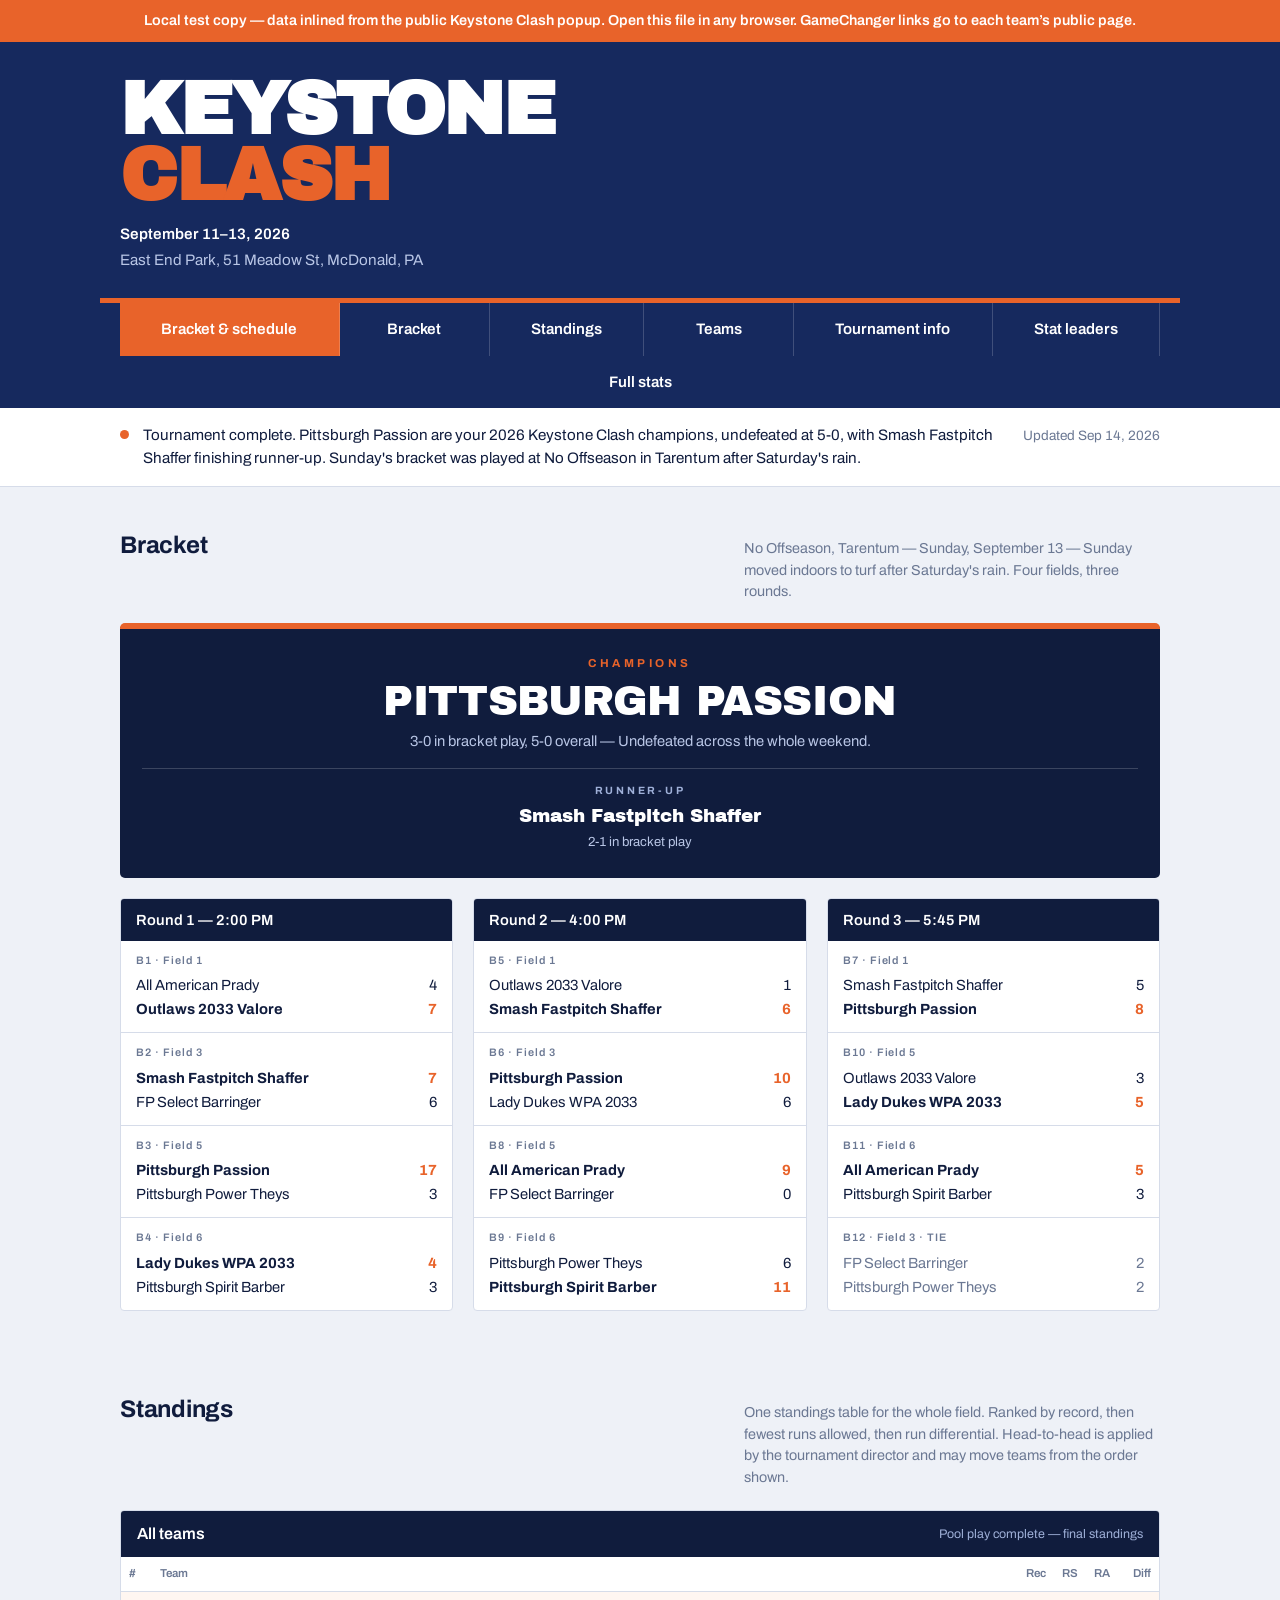
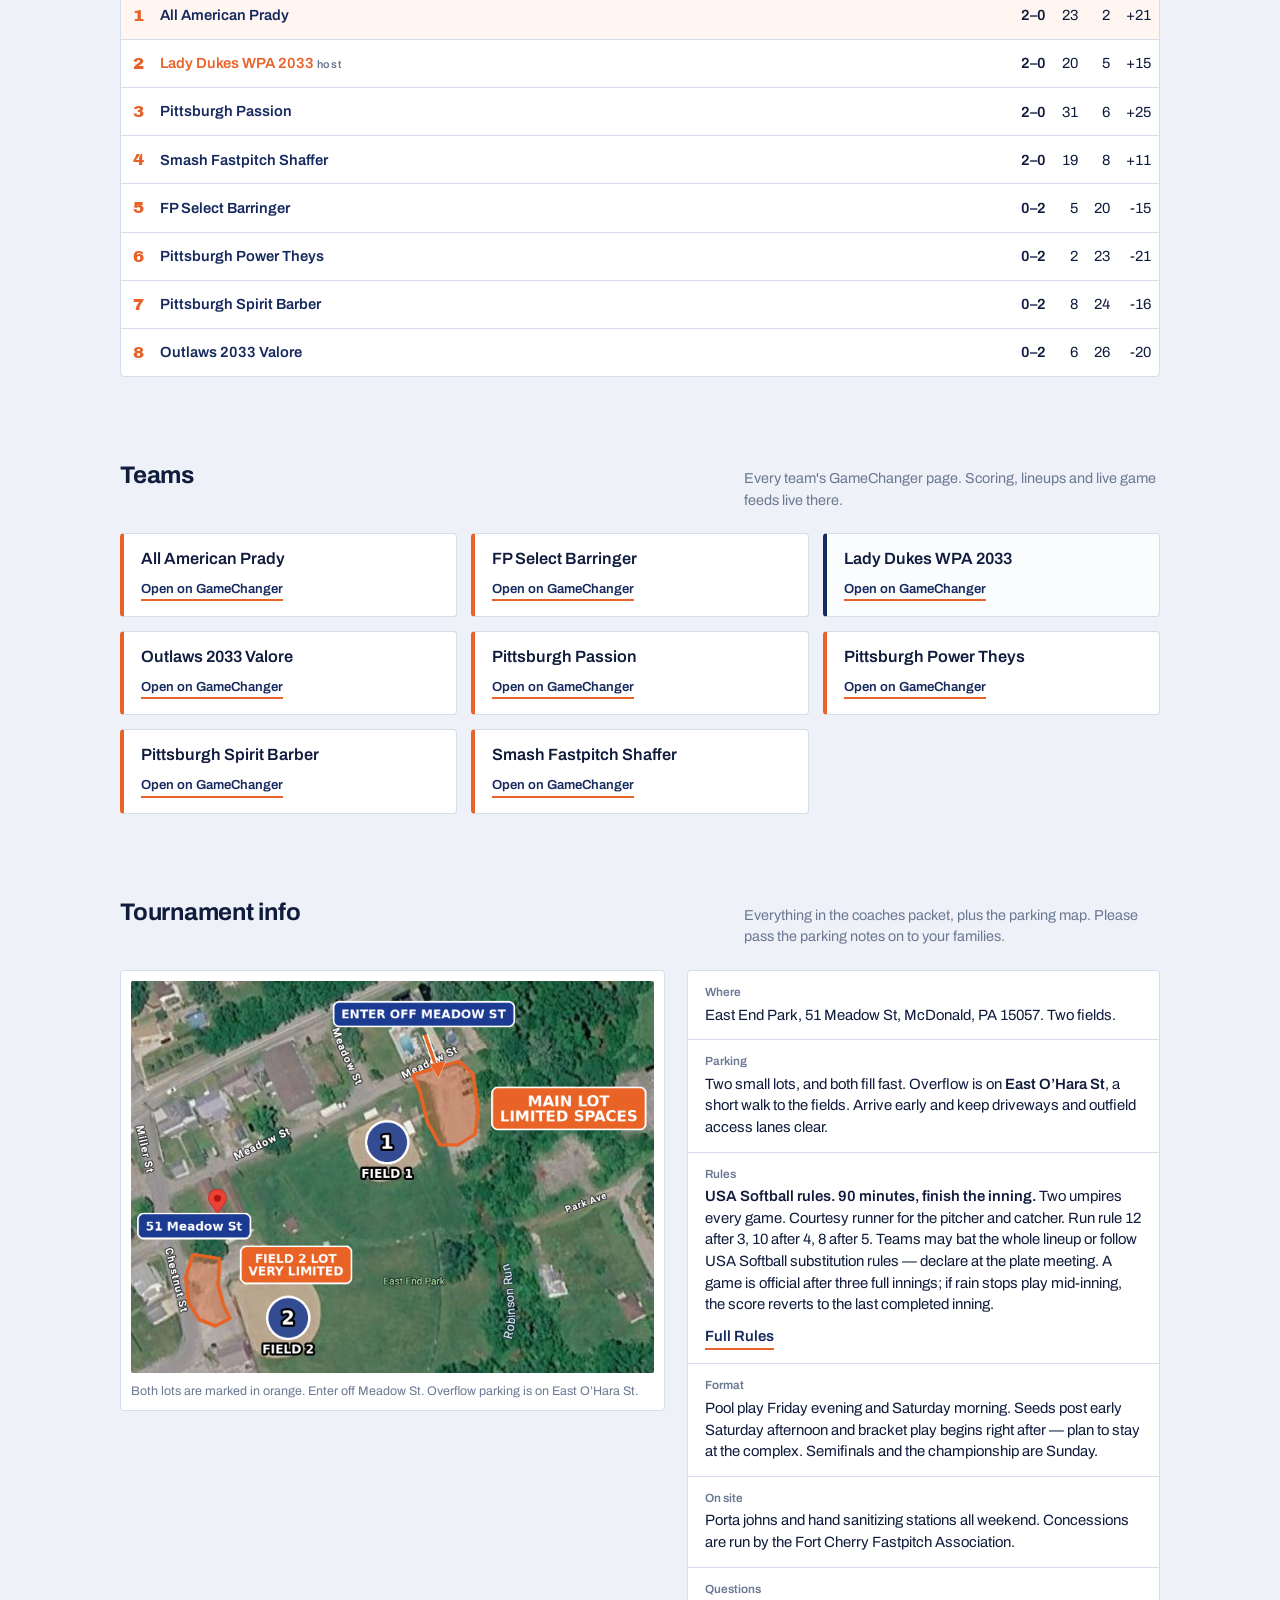
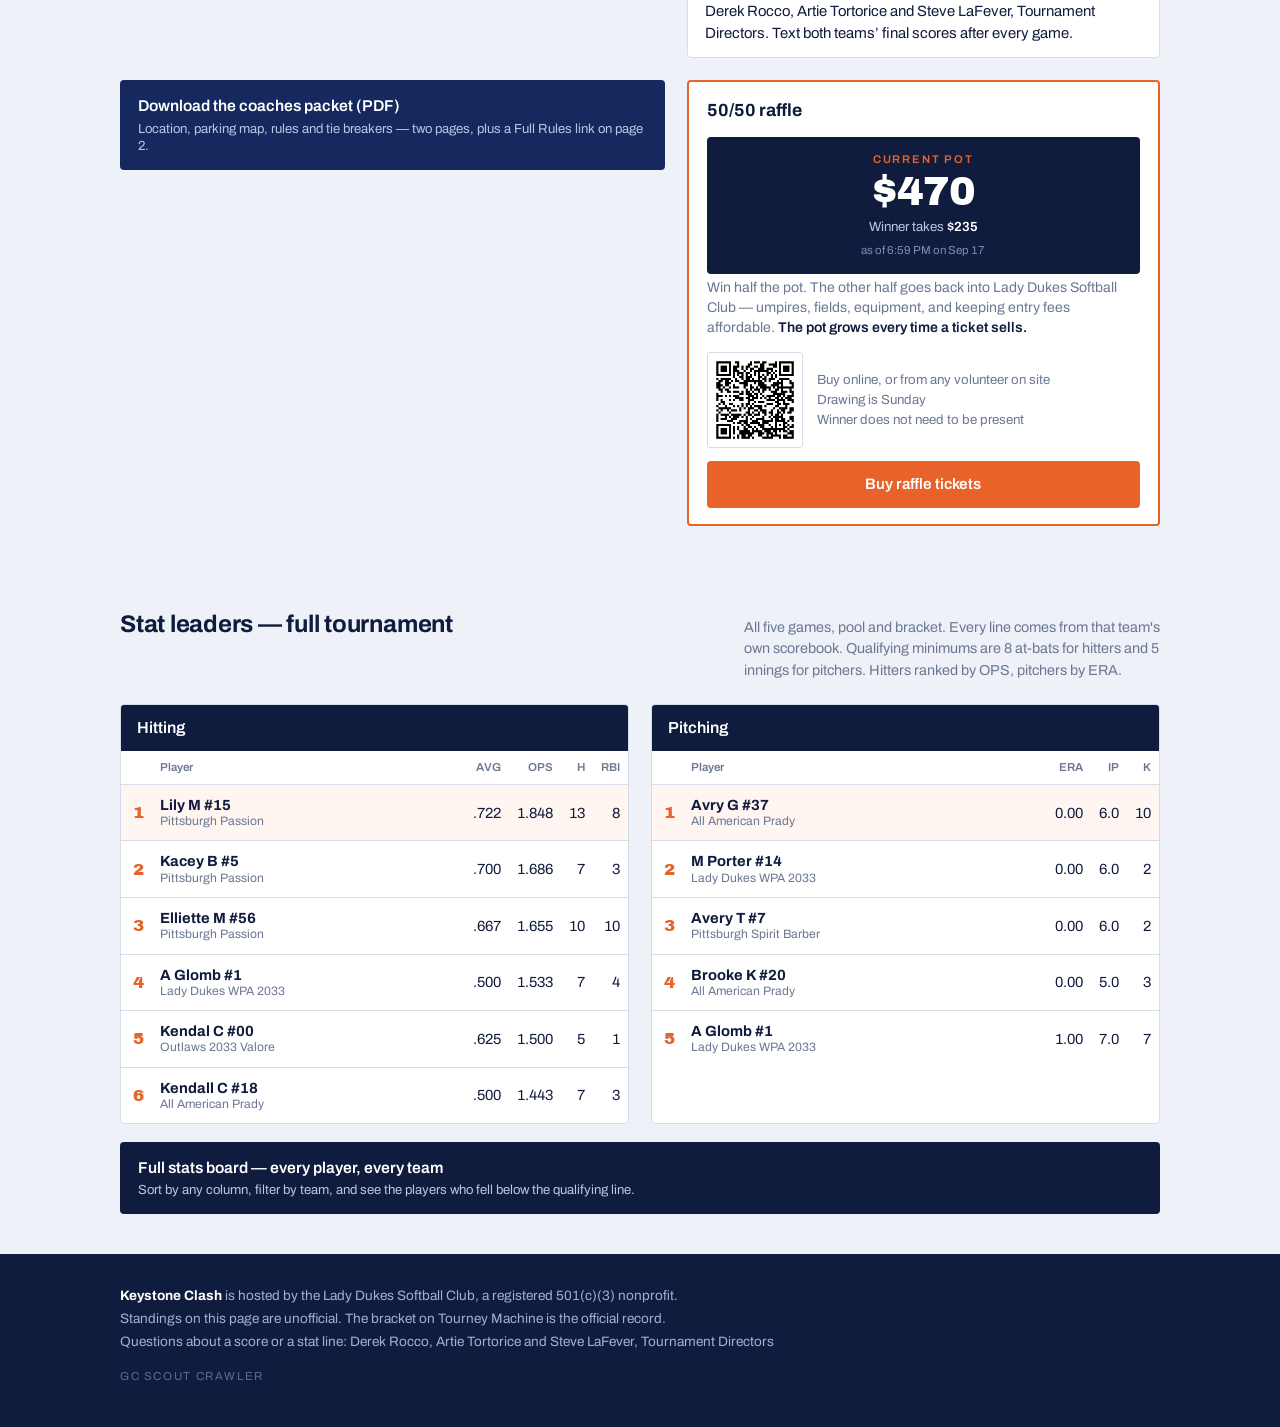
<file: testdata/keystone/index.html>
<!DOCTYPE html>
<html lang="en">
<head>
<meta charset="utf-8">
<meta name="viewport" content="width=device-width, initial-scale=1">
<title>LOCAL TEST · Keystone Clash 2026 — Standings &amp; Team Stats</title>
<meta name="description" content="Live standings, team links and stat leaders for the Keystone Clash, September 11–13, 2026, East End Park, McDonald PA.">
<link rel="preconnect" href="https://fonts.googleapis.com">
<link rel="preconnect" href="https://fonts.gstatic.com" crossorigin>
<link href="https://fonts.googleapis.com/css2?family=Archivo+Black&family=Archivo:wght@400;500;600;700&display=swap" rel="stylesheet">
<style>
:root{
  --ink:#101C3D;
  --navy:#16295E;
  --orange:#E8632A;
  --page:#EEF1F7;
  --card:#FFFFFF;
  --line:#D6DCE9;
  --muted:#6B7893;
  --maxw:1080px;
}
*{box-sizing:border-box;margin:0;padding:0}
html{-webkit-text-size-adjust:100%}
body{
  font-family:"Archivo",-apple-system,BlinkMacSystemFont,"Segoe UI",sans-serif;
  background:var(--page); color:var(--ink);
  font-size:16px; line-height:1.5;
  font-variant-numeric:tabular-nums;
}
a{color:var(--navy)}
.wrap{max-width:var(--maxw);margin:0 auto;padding:0 20px}

/* ---------- masthead ---------- */
.mast{background:var(--navy);color:#fff;padding:34px 0 0}
.mast h1{
  font-family:"Archivo Black","Archivo",sans-serif;
  font-size:clamp(2.4rem,9vw,4.6rem);
  line-height:.9; letter-spacing:-.02em; text-transform:uppercase;
}
.mast h1 em{font-style:normal;color:var(--orange);display:block}
.mastmeta{margin-top:14px;font-size:.95rem;color:#B9C6E6;line-height:1.7}
.mastmeta strong{color:#fff;font-weight:600}
.mastbar{
  margin-top:24px;border-top:5px solid var(--orange);
  display:flex;flex-wrap:wrap;gap:0;
}
.mastbar a{
  flex:1 1 auto;min-width:150px;text-align:center;
  padding:15px 16px;color:#fff;text-decoration:none;font-weight:600;font-size:.95rem;
  border-right:1px solid rgba(255,255,255,.18);
}
.mastbar a:last-child{border-right:0}
.mastbar a:hover,.mastbar a:focus-visible{background:rgba(255,255,255,.12)}
.mastbar a.live{background:var(--orange)}
.mastbar a.live:hover{background:#cf5320}

/* ---------- status ---------- */
.status{
  background:#fff;border-bottom:1px solid var(--line);
  padding:16px 0;font-size:.95rem;
}
.status .wrap{display:flex;gap:14px;align-items:baseline;flex-wrap:wrap}
.dot{width:9px;height:9px;border-radius:50%;background:var(--orange);flex:none;
     transform:translateY(-1px)}
.status p{flex:1 1 300px;margin:0}
.status time{color:var(--muted);font-size:.85rem}

/* ---------- sections ---------- */
section{padding:40px 0}
.shead{display:flex;align-items:baseline;justify-content:space-between;gap:16px;
       margin-bottom:6px;flex-wrap:wrap}
.shead h2{font-size:1.5rem;letter-spacing:-.01em}
.shead p{color:var(--muted);font-size:.9rem;max-width:52ch}

/* ---------- standings ---------- */
.pools{display:grid;grid-template-columns:repeat(auto-fit,minmax(330px,1fr));gap:22px;margin-top:22px}
.pool{background:var(--card);border:1px solid var(--line);border-radius:4px;overflow:hidden}
.pool h3{
  background:var(--ink);color:#fff;padding:11px 16px;font-size:1rem;font-weight:600;
  display:flex;justify-content:space-between;align-items:center;
}
.pool h3 span{font-size:.78rem;font-weight:400;color:#9FB0D8}
table{width:100%;border-collapse:collapse;font-size:.92rem}
th{
  text-align:right;padding:8px 8px;font-size:.72rem;font-weight:600;color:var(--muted);
  border-bottom:1px solid var(--line);white-space:nowrap;
}
th:first-child,th:nth-child(2){text-align:left}
td{padding:11px 8px;border-bottom:1px solid var(--line);text-align:right;white-space:nowrap}
tr:last-child td{border-bottom:0}
td.rank{
  width:34px;text-align:center;padding-left:12px;
  font-family:"Archivo Black",sans-serif;color:var(--orange);font-size:1.05rem;
}
td.team{text-align:left;white-space:normal;line-height:1.25;width:99%}
td.team a{font-weight:600;text-decoration:none}
td.team a:hover{text-decoration:underline}
td.team small{display:block;color:var(--muted);font-size:.76rem;font-weight:400}
td.rec{font-weight:600}
.pool tbody tr:first-child{background:#FFF6F1}
td.team a.host{color:var(--orange)}
td.team a.host::after{content:"  host";font-size:.68rem;font-weight:600;color:var(--muted);letter-spacing:.06em}
.tcard.host{border-left-color:var(--navy);background:#FBFCFE}
.poolfoot{padding:10px 16px;font-size:.78rem;color:var(--muted);background:#F7F9FC;
          border-top:1px solid var(--line)}

/* ---------- teams ---------- */
.teams{display:grid;grid-template-columns:repeat(auto-fill,minmax(260px,1fr));gap:14px;margin-top:22px}
.tcard{
  background:var(--card);border:1px solid var(--line);border-left:4px solid var(--orange);
  border-radius:4px;padding:15px 17px;display:block;text-decoration:none;color:inherit;
}
.tcard:hover,.tcard:focus-visible{border-color:var(--navy);border-left-color:var(--orange);
  background:#FBFCFE}
.tcard b{display:block;font-size:1.02rem;font-weight:600;line-height:1.25}
.tcard span{display:block;margin-top:5px;font-size:.82rem;color:var(--muted)}
.tcard u{display:inline-block;margin-top:9px;font-size:.82rem;color:var(--navy);
         text-decoration:none;font-weight:600;border-bottom:2px solid var(--orange);padding-bottom:1px}

/* ---------- champion ---------- */
.champ{background:var(--ink);color:#fff;border-radius:5px;padding:26px 22px;margin-top:20px;
  text-align:center;border-top:6px solid var(--orange)}
.champ .k{font-size:.72rem;letter-spacing:.3em;color:var(--orange);font-weight:700}
.champ .t{font-family:"Archivo Black",sans-serif;font-size:clamp(1.6rem,5.5vw,2.6rem);
  line-height:1.05;margin:8px 0 6px;text-transform:uppercase;letter-spacing:-.01em}
.champ .r{color:#B9C6E6;font-size:.92rem}
.champ .ru{margin-top:16px;padding-top:14px;border-top:1px solid rgba(255,255,255,.18)}
.champ .ru .k2{font-size:.66rem;letter-spacing:.26em;color:#9FB0D8;font-weight:700}
.champ .ru .t2{font-family:"Archivo Black",sans-serif;font-size:1.15rem;margin-top:4px}
.champ .ru .r2{color:#B9C6E6;font-size:.82rem;margin-top:2px}

/* ---------- bracket ---------- */
.rounds{display:grid;grid-template-columns:repeat(auto-fit,minmax(300px,1fr));gap:20px;margin-top:20px}
.rnd{background:var(--card);border:1px solid var(--line);border-radius:4px;overflow:hidden}
.rnd h3{background:var(--ink);color:#fff;padding:10px 15px;font-size:.92rem;font-weight:600}
.gm{padding:11px 15px;border-bottom:1px solid var(--line)}
.gm:last-child{border-bottom:0}
.gm .meta{font-size:.68rem;letter-spacing:.09em;color:var(--muted);font-weight:600;margin-bottom:5px}
.gm .ln{display:flex;justify-content:space-between;gap:10px;font-size:.92rem;padding:1px 0}
.gm .ln.w{font-weight:700}
.gm .ln.w .sc{color:var(--orange)}
.gm .ln.tie{color:var(--muted)}
.sc{font-variant-numeric:tabular-nums;flex:none}

/* ---------- rain plan ---------- */
.rain{background:#FFF6F1;border:2px solid var(--orange);border-left:9px solid var(--orange);
  border-radius:4px;padding:16px 20px;margin-top:20px}
.rain .k{font-size:.72rem;letter-spacing:.16em;font-weight:700;color:#B8410F}
.rain h3{font-size:1.15rem;margin:3px 0 7px}
.rain p{font-size:.92rem;line-height:1.5;margin-bottom:7px}
.rain p:last-child{margin-bottom:0}
.rain b{font-weight:600}
.rain .warn{color:#B8410F;font-weight:600}
.rain a{font-weight:600}

/* ---------- tournament info ---------- */
.info{display:grid;grid-template-columns:minmax(0,1.15fr) minmax(0,1fr);gap:22px;margin-top:22px;align-items:start}
.infomap{background:var(--card);border:1px solid var(--line);border-radius:4px;padding:10px}
.infomap img{width:100%;display:block;border-radius:2px}
.infomap p{margin-top:9px;font-size:.78rem;color:var(--muted);line-height:1.45}
.facts{background:var(--card);border:1px solid var(--line);border-radius:4px}
.facts div{padding:13px 17px;border-bottom:1px solid var(--line)}
.facts div:last-of-type{border-bottom:0}
.facts dt{font-size:.74rem;font-weight:600;color:var(--muted);margin-bottom:3px}
.facts dd{margin:0;font-size:.93rem;line-height:1.45}
.facts dd b{font-weight:600}
.full-rules-link{display:inline-block;margin-top:10px;font-weight:600;color:var(--navy);text-decoration:none;border-bottom:2px solid var(--orange);padding-bottom:1px}
.full-rules-link:hover,.full-rules-link:focus-visible{color:var(--orange)}
.actions{display:grid;grid-template-columns:minmax(0,1.15fr) minmax(0,1fr);gap:22px;margin-top:22px;align-items:start}
.packet{
  display:block;background:var(--navy);color:#fff;text-decoration:none;
  padding:15px 18px;border-radius:4px;font-weight:600;font-size:.98rem;line-height:1.35;
}
.packet:hover,.packet:focus-visible{background:#0F1E48}
.packet span{display:block;font-weight:400;font-size:.82rem;color:#B9C6E6;margin-top:3px}
.raffle{background:var(--card);border:2px solid var(--orange);border-radius:4px;padding:16px 18px}
.raffle h3{font-size:1.1rem;margin-bottom:5px}
.raffle p{font-size:.88rem;line-height:1.45;color:var(--muted)}
.raffle p b{color:var(--ink);font-weight:600}
.pot{background:var(--ink);color:#fff;border-radius:4px;padding:14px 16px;margin:12px 0 4px;text-align:center}
.pot .lbl{font-size:.7rem;letter-spacing:.16em;font-weight:600;color:var(--orange)}
.pot .num{font-family:"Archivo Black","Archivo",sans-serif;font-size:2.5rem;line-height:1.02;margin:4px 0 5px;letter-spacing:-.02em}
.pot .sub{font-size:.83rem;color:#B9C6E6;line-height:1.5}
.pot .sub b{color:#fff;font-weight:600}
.pot time{display:block;font-size:.72rem;color:#7C8CB8;margin-top:5px}
.raffle .row{display:flex;gap:14px;align-items:center;margin-top:13px}
.raffle img{width:96px;height:96px;flex:none;border:1px solid var(--line);border-radius:3px}
.raffle ul{list-style:none;font-size:.83rem;line-height:1.5;color:var(--muted)}
.raffle a.buy{
  display:block;margin-top:13px;background:var(--orange);color:#fff;text-decoration:none;
  text-align:center;padding:12px 14px;border-radius:4px;font-weight:600;font-size:.95rem;
}
.raffle a.buy:hover,.raffle a.buy:focus-visible{background:#cf5320}
@media (max-width:720px){.actions{grid-template-columns:1fr}}
@media (max-width:720px){.info{grid-template-columns:1fr}}

/* ---------- leaders ---------- */
.leaders{display:grid;grid-template-columns:repeat(auto-fit,minmax(330px,1fr));gap:22px;margin-top:22px}
.empty{
  background:var(--card);border:1px dashed var(--line);border-radius:4px;
  padding:28px 20px;text-align:center;color:var(--muted);font-size:.92rem;
}
.empty b{display:block;color:var(--ink);font-weight:600;margin-bottom:5px;font-size:1rem}
.allstats{display:block;margin-top:18px;background:var(--ink);color:#fff;text-decoration:none;
  padding:15px 18px;border-radius:4px;font-weight:600;font-size:.98rem;line-height:1.35}
.allstats:hover,.allstats:focus-visible{background:#0B1531}
.allstats span{display:block;font-weight:400;font-size:.82rem;color:#B9C6E6;margin-top:3px}

/* ---------- footer ---------- */
footer{background:var(--ink);color:#9FB0D8;padding:30px 0 40px;font-size:.85rem;line-height:1.7}
footer strong{color:#fff}
footer .crawler{margin-top:14px;font-size:.72rem;letter-spacing:.14em;color:#5A6A96}

.scroll{overflow-x:auto;-webkit-overflow-scrolling:touch}
:focus-visible{outline:3px solid var(--orange);outline-offset:2px}
@media (max-width:520px){
  section{padding:30px 0}
  th,td{padding-left:6px;padding-right:6px}
  .mastbar a{min-width:50%}
}
@media (prefers-reduced-motion:reduce){*{transition:none!important;animation:none!important}}
</style>
</head>
<body>
<div class="localbar">Local test copy &mdash; data inlined from the public Keystone Clash popup. Open this file in any browser. GameChanger links go to each team&rsquo;s public page.</div>
<style>
.localbar{background:#E8632A;color:#fff;text-align:center;padding:10px 16px;font-size:.9rem;font-weight:600}
</style>


<header class="mast">
  <div class="wrap">
    <h1>Keystone<em>Clash</em></h1>
    <p class="mastmeta">
      <strong id="m-dates"></strong><br>
      <span id="m-venue"></span>
    </p>
  </div>
  <nav class="wrap mastbar" aria-label="Tournament links">
    <a class="live" id="m-bracket" href="#">Bracket &amp; schedule</a>
    <a href="#bracket">Bracket</a>
    <a href="#standings">Standings</a>
    <a href="#teams">Teams</a>
    <a href="#info">Tournament info</a>
    <a href="#leaders">Stat leaders</a>
    <a href="#leaders">Full stats</a>
  </nav>
</header>

<div class="status">
  <div class="wrap">
    <span class="dot" aria-hidden="true"></span>
    <p id="m-status"></p>
    <time id="m-updated"></time>
  </div>
</div>

<main>

<section id="bracket">
  <div class="wrap">
    <div class="shead">
      <h2>Bracket</h2>
      <p id="b-note"></p>
    </div>
    <div id="champ"></div>
    <div class="rounds" id="rounds"></div>
  </div>
</section>

<section id="standings">
  <div class="wrap">
    <div class="shead">
      <h2>Standings</h2>
      <p>One standings table for the whole field. Ranked by record, then fewest runs allowed, then run differential. Head-to-head is applied by the tournament director and may move teams from the order shown.</p>
    </div>
    <div class="pools" id="pools"></div>
  </div>
</section>

<section id="teams">
  <div class="wrap">
    <div class="shead">
      <h2>Teams</h2>
      <p>Every team's GameChanger page. Scoring, lineups and live game feeds live there.</p>
    </div>
    <div class="teams" id="teamgrid"></div>
  </div>
</section>

<section id="info">
  <div class="wrap">
    <div class="shead">
      <h2>Tournament info</h2>
      <p>Everything in the coaches packet, plus the parking map. Please pass the parking notes on to your families.</p>
    </div>
        <div class="info">
      <div class="infomap">
        <img src="parking-map.png" alt="Aerial map of East End Park showing the main lot off Meadow St, the smaller Field 2 lot off Chestnut St, and the two fields.">
        <p>Both lots are marked in orange. Enter off Meadow St. Overflow parking is on East O&rsquo;Hara St.</p>
      </div>
      <dl class="facts">
        <div>
          <dt>Where</dt>
          <dd>East End Park, 51 Meadow St, McDonald, PA 15057. Two fields.</dd>
        </div>
        <div>
          <dt>Parking</dt>
          <dd>Two small lots, and both fill fast. Overflow is on <b>East O&rsquo;Hara St</b>, a short walk to the fields. Arrive early and keep driveways and outfield access lanes clear.</dd>
        </div>
        <div>
          <dt>Rules</dt>
          <dd><b>USA Softball rules. 90 minutes, finish the inning.</b> Two umpires every game. Courtesy runner for the pitcher and catcher. Run rule 12 after 3, 10 after 4, 8 after 5. Teams may bat the whole lineup or follow USA Softball substitution rules &mdash; declare at the plate meeting. A game is official after three full innings; if rain stops play mid-inning, the score reverts to the last completed inning.<br><a class="full-rules-link" href="https://thedr21.github.io/KeystoneClash/full-rules.html">Full Rules</a></dd>
        </div>
        <div>
          <dt>Format</dt>
          <dd>Pool play Friday evening and Saturday morning. Seeds post early Saturday afternoon and bracket play begins right after &mdash; plan to stay at the complex. Semifinals and the championship are Sunday.</dd>
        </div>
        <div>
          <dt>On site</dt>
          <dd>Porta johns and hand sanitizing stations all weekend. Concessions are run by the Fort Cherry Fastpitch Association.</dd>
        </div>
        <div>
          <dt>Questions</dt>
          <dd>Derek Rocco, Artie Tortorice and Steve LaFever, Tournament Directors. Text both teams&rsquo; final scores after every game.</dd>
        </div>
      </dl>
    </div>
    <div class="actions">
      <a class="packet" href="https://thedr21.github.io/KeystoneClash/coaches-packet.pdf">
        Download the coaches packet (PDF)
        <span>Location, parking map, rules and tie breakers &mdash; two pages, plus a Full Rules link on page 2.</span>
      </a>
      <div class="raffle">
        <h3>50/50 raffle</h3>
        <div class="pot" id="pot" hidden>
          <div class="lbl">CURRENT POT</div>
          <div class="num" id="pot-total"></div>
          <div class="sub">Winner takes <b id="pot-half"></b><time id="pot-time"></time></div>
        </div>
        <p>Win half the pot. The other half goes back into Lady Dukes Softball Club &mdash; umpires, fields, equipment, and keeping entry fees affordable. <b>The pot grows every time a ticket sells.</b></p>
        <div class="row">
          <img src="raffle-qr.png" alt="QR code linking to the Keystone Clash 50/50 raffle ticket page.">
          <ul>
            <li>Buy online, or from any volunteer on site</li>
            <li>Drawing is Sunday</li>
            <li>Winner does not need to be present</li>
          </ul>
        </div>
        <a class="buy" href="https://www.zeffy.com/en-US/ticketing/lady-dukes-keystone-clash-tournament-raffle" target="_blank" rel="noopener">Buy raffle tickets</a>
      </div>
    </div>
  </div>
</section>

<section id="leaders">
  <div class="wrap">
    <div class="shead">
      <h2>Stat leaders &mdash; full tournament</h2>
      <p>All five games, pool and bracket. Every line comes from that team's own scorebook. Qualifying minimums are 8 at-bats for hitters and 5 innings for pitchers. Hitters ranked by OPS, pitchers by ERA.</p>
    </div>
    <div class="leaders" id="leadergrid"></div>
    <a class="allstats" href="#leaders">Full stats board &mdash; every player, every team
      <span>Sort by any column, filter by team, and see the players who fell below the qualifying line.</span>
    </a>
  </div>
</section>

</main>

<footer>
  <div class="wrap">
    <strong>Keystone Clash</strong> is hosted by the Lady Dukes Softball Club, a registered 501(c)(3) nonprofit.<br>
    Standings on this page are unofficial. The bracket on Tourney Machine is the official record.<br>
    Questions about a score or a stat line: <span id="m-contact"></span>
    <div class="crawler">GC SCOUT CRAWLER</div>
  </div>
</footer>

<script>
/* ------------------------------------------------------------------
   EDIT HERE, OR DROP A data.json NEXT TO THIS FILE.
   If that JSON exists it wins, so the stats pipeline can just write
   the file and push. Same shape as the object below.
   ------------------------------------------------------------------ */
const DATA = {
  "dates": "September 11\u201313, 2026",
  "venue": "East End Park, 51 Meadow St, McDonald, PA",
  "contact": "Derek Rocco, Artie Tortorice and Steve LaFever, Tournament Directors",
  "updated": "2026-09-14",
  "status": "Tournament complete. Pittsburgh Passion are your 2026 Keystone Clash champions, undefeated at 5-0, with Smash Fastpitch Shaffer finishing runner-up. Sunday's bracket was played at No Offseason in Tarentum after Saturday's rain.",
  "bracketUrl": "https://tourneymachine.com/Public/Results/Division.aspx?IDTournament=h202607031619521870950ff4a05a84e&IDDivision=h20260703163616344456f126a2c3848",
  "divisions": [
    {
      "name": "All teams",
      "note": "Pool play complete \u2014 final standings",
      "teams": [
        {
          "name": "All American Prady",
          "gc": "https://web.gc.com/teams/SEiRB2dlKGav",
          "w": 2,
          "l": 0,
          "t": 0,
          "rf": 23,
          "ra": 2
        },
        {
          "name": "FP Select Barringer",
          "gc": "https://web.gc.com/teams/KLy7mcYt9g1D",
          "w": 0,
          "l": 2,
          "t": 0,
          "rf": 5,
          "ra": 20
        },
        {
          "name": "Lady Dukes WPA 2033",
          "gc": "https://web.gc.com/teams/Qgojbuf369Eu/2027-spring-lady-dukes-wpa-2033",
          "w": 2,
          "l": 0,
          "t": 0,
          "rf": 20,
          "ra": 5,
          "host": true
        },
        {
          "name": "Outlaws 2033 Valore",
          "gc": "https://web.gc.com/teams/quFlJ3qtjOh1",
          "w": 0,
          "l": 2,
          "t": 0,
          "rf": 6,
          "ra": 26
        },
        {
          "name": "Pittsburgh Passion",
          "gc": "https://web.gc.com/teams/Lk2mlbKyLsGh",
          "w": 2,
          "l": 0,
          "t": 0,
          "rf": 31,
          "ra": 6
        },
        {
          "name": "Pittsburgh Power Theys",
          "gc": "https://web.gc.com/teams/CDC5rQVXNCGN",
          "w": 0,
          "l": 2,
          "t": 0,
          "rf": 2,
          "ra": 23
        },
        {
          "name": "Pittsburgh Spirit Barber",
          "gc": "https://web.gc.com/teams/HokaT0SguY8W/2027-spring-pittsburgh-spirit-12u-barber",
          "w": 0,
          "l": 2,
          "t": 0,
          "rf": 8,
          "ra": 24
        },
        {
          "name": "Smash Fastpitch Shaffer",
          "gc": "https://web.gc.com/teams/ixDuIf5R0bMq/2026-fall-smash-fastpitch-12u-shaffer",
          "w": 2,
          "l": 0,
          "t": 0,
          "rf": 19,
          "ra": 8
        }
      ]
    }
  ],
  "leaders": {
    "hitting": [
      {
        "player": "Lily M #15",
        "team": "Pittsburgh Passion",
        "avg": ".722",
        "ops": "1.848",
        "h": 13,
        "rbi": 8
      },
      {
        "player": "Kacey B #5",
        "team": "Pittsburgh Passion",
        "avg": ".700",
        "ops": "1.686",
        "h": 7,
        "rbi": 3
      },
      {
        "player": "Elliette M #56",
        "team": "Pittsburgh Passion",
        "avg": ".667",
        "ops": "1.655",
        "h": 10,
        "rbi": 10
      },
      {
        "player": "A Glomb #1",
        "team": "Lady Dukes WPA 2033",
        "avg": ".500",
        "ops": "1.533",
        "h": 7,
        "rbi": 4
      },
      {
        "player": "Kendal C #00",
        "team": "Outlaws 2033 Valore",
        "avg": ".625",
        "ops": "1.500",
        "h": 5,
        "rbi": 1
      },
      {
        "player": "Kendall C #18",
        "team": "All American Prady",
        "avg": ".500",
        "ops": "1.443",
        "h": 7,
        "rbi": 3
      }
    ],
    "pitching": [
      {
        "player": "Avry G #37",
        "team": "All American Prady",
        "era": "0.00",
        "ip": "6.0",
        "k": 10
      },
      {
        "player": "M Porter #14",
        "team": "Lady Dukes WPA 2033",
        "era": "0.00",
        "ip": "6.0",
        "k": 2
      },
      {
        "player": "Avery T #7",
        "team": "Pittsburgh Spirit Barber",
        "era": "0.00",
        "ip": "6.0",
        "k": 2
      },
      {
        "player": "Brooke K #20",
        "team": "All American Prady",
        "era": "0.00",
        "ip": "5.0",
        "k": 3
      },
      {
        "player": "A Glomb #1",
        "team": "Lady Dukes WPA 2033",
        "era": "1.00",
        "ip": "7.0",
        "k": 7
      }
    ]
  },
  "raffle": {
    "raised": 470.0,
    "updated": "2026-09-17T18:59:16+00:00",
    "url": "https://www.zeffy.com/en-US/ticketing/lady-dukes-keystone-clash-tournament-raffle"
  },
  "bracket": {
    "venue": "No Offseason, Tarentum \u2014 Sunday, September 13",
    "note": "Sunday moved indoors to turf after Saturday's rain. Four fields, three rounds.",
    "rounds": [
      {
        "label": "Round 1 \u2014 2:00 PM",
        "games": [
          {
            "id": "B1",
            "field": "Field 1",
            "a": "All American Prady",
            "as": 4,
            "b": "Outlaws 2033 Valore",
            "bs": 7
          },
          {
            "id": "B2",
            "field": "Field 3",
            "a": "Smash Fastpitch Shaffer",
            "as": 7,
            "b": "FP Select Barringer",
            "bs": 6
          },
          {
            "id": "B3",
            "field": "Field 5",
            "a": "Pittsburgh Passion",
            "as": 17,
            "b": "Pittsburgh Power Theys",
            "bs": 3
          },
          {
            "id": "B4",
            "field": "Field 6",
            "a": "Lady Dukes WPA 2033",
            "as": 4,
            "b": "Pittsburgh Spirit Barber",
            "bs": 3
          }
        ]
      },
      {
        "label": "Round 2 \u2014 4:00 PM",
        "games": [
          {
            "id": "B5",
            "field": "Field 1",
            "a": "Outlaws 2033 Valore",
            "as": 1,
            "b": "Smash Fastpitch Shaffer",
            "bs": 6
          },
          {
            "id": "B6",
            "field": "Field 3",
            "a": "Pittsburgh Passion",
            "as": 10,
            "b": "Lady Dukes WPA 2033",
            "bs": 6
          },
          {
            "id": "B8",
            "field": "Field 5",
            "a": "All American Prady",
            "as": 9,
            "b": "FP Select Barringer",
            "bs": 0
          },
          {
            "id": "B9",
            "field": "Field 6",
            "a": "Pittsburgh Power Theys",
            "as": 6,
            "b": "Pittsburgh Spirit Barber",
            "bs": 11
          }
        ]
      },
      {
        "label": "Round 3 \u2014 5:45 PM",
        "games": [
          {
            "id": "B7",
            "field": "Field 1",
            "a": "Smash Fastpitch Shaffer",
            "as": 5,
            "b": "Pittsburgh Passion",
            "bs": 8
          },
          {
            "id": "B10",
            "field": "Field 5",
            "a": "Outlaws 2033 Valore",
            "as": 3,
            "b": "Lady Dukes WPA 2033",
            "bs": 5
          },
          {
            "id": "B11",
            "field": "Field 6",
            "a": "All American Prady",
            "as": 5,
            "b": "Pittsburgh Spirit Barber",
            "bs": 3
          },
          {
            "id": "B12",
            "field": "Field 3",
            "a": "FP Select Barringer",
            "as": 2,
            "b": "Pittsburgh Power Theys",
            "bs": 2
          }
        ]
      }
    ],
    "champion": {
      "team": "Pittsburgh Passion",
      "record": "3-0 in bracket play, 5-0 overall",
      "line": "Undefeated across the whole weekend."
    },
    "runnerUp": {
      "team": "Smash Fastpitch Shaffer",
      "record": "2-1 in bracket play"
    }
  }
};

/* ---------------------------------------------------------------- */

const el = id => document.getElementById(id);
const esc = s => String(s).replace(/[&<>"]/g, c => ({'&':'&amp;','<':'&lt;','>':'&gt;','"':'&quot;'}[c]));

function played(t){ return (t.w||0)+(t.l||0)+(t.t||0); }
function pct(t){ const g = played(t); return g ? ((t.w||0) + (t.t||0)*0.5) / g : 0; }

function rankTeams(teams){
  return [...teams].sort((a,b) =>
    pct(b) - pct(a) ||                       // record
    (a.ra||0) - (b.ra||0) ||                 // fewest runs allowed
    ((b.rf||0)-(b.ra||0)) - ((a.rf||0)-(a.ra||0)) ||  // run differential
    (b.rf||0) - (a.rf||0) ||                 // runs scored
    a.name.localeCompare(b.name)
  );
}

function renderStandings(d){
  el('pools').innerHTML = d.divisions.map(div => {
    const any = div.teams.some(t => played(t) > 0);
    const rows = rankTeams(div.teams).map((t,i) => `
      <tr>
        <td class="rank">${any ? i+1 : '&ndash;'}</td>
        <td class="team">
          <a class="${t.host?'host':''}" href="${esc(t.gc)}" target="_blank" rel="noopener">${esc(t.name)}</a>
        </td>
        <td class="rec">${t.w||0}&ndash;${t.l||0}${t.t ? '&ndash;'+t.t : ''}</td>
        <td>${t.rf||0}</td>
        <td>${t.ra||0}</td>
        <td>${((t.rf||0)-(t.ra||0)) > 0 ? '+' : ''}${(t.rf||0)-(t.ra||0)}</td>
      </tr>`).join('');
    return `
      <div class="pool">
        <h3>${esc(div.name)}<span>${esc(div.note||'')}</span></h3>
        <div class="scroll">
          <table>
            <thead><tr>
              <th scope="col"><span class="sr">#</span></th>
              <th scope="col">Team</th><th scope="col">Rec</th>
              <th scope="col">RS</th><th scope="col">RA</th><th scope="col">Diff</th>
            </tr></thead>
            <tbody>${rows}</tbody>
          </table>
        </div>
        ${any ? '' : '<p class="poolfoot">No games scored yet. Order is alphabetical until Friday night.</p>'}
      </div>`;
  }).join('');
}

function renderTeams(d){
  el('teamgrid').innerHTML = d.divisions.flatMap(div =>
    div.teams.map(t => `
      <a class="tcard ${t.host?'host':''}" href="${esc(t.gc)}" target="_blank" rel="noopener">
        <b>${esc(t.name)}</b>
        <u>Open on GameChanger</u>
      </a>`)
  ).join('');
}

function leaderTable(title, rows, cols){
  if(!rows.length){
    return `<div class="empty"><b>${esc(title)}</b>Nothing to show yet. Leaders post once games are scored.</div>`;
  }
  const head = cols.map(c => `<th scope="col">${esc(c.label)}</th>`).join('');
  const body = rows.map((r,i) => `
    <tr>
      <td class="rank">${i+1}</td>
      <td class="team"><b>${esc(r.player)}</b><small>${esc(r.team)}</small></td>
      ${cols.map(c => `<td>${esc(r[c.key] ?? '')}</td>`).join('')}
    </tr>`).join('');
  return `
    <div class="pool">
      <h3>${esc(title)}</h3>
      <div class="scroll">
        <table>
          <thead><tr><th></th><th scope="col">Player</th>${head}</tr></thead>
          <tbody>${body}</tbody>
        </table>
      </div>
    </div>`;
}

function renderLeaders(d){
  el('leadergrid').innerHTML =
    leaderTable('Hitting', d.leaders.hitting || [], [
      {key:'avg',label:'AVG'},{key:'ops',label:'OPS'},{key:'h',label:'H'},{key:'rbi',label:'RBI'}
    ]) +
    leaderTable('Pitching', d.leaders.pitching || [], [
      {key:'era',label:'ERA'},{key:'ip',label:'IP'},{key:'k',label:'K'}
    ]);
}

function renderRaffle(d){
  const box = el('pot');
  const r = d.raffle || {};
  const pot = Number(r.raised);
  if(!(pot > 0)){ box.hidden = true; return; }   // hide until the first sale
  const usd = n => n.toLocaleString('en-US',
    { style:'currency', currency:'USD', maximumFractionDigits:0 });
  el('pot-total').textContent = usd(pot);
  el('pot-half').textContent  = usd(Math.floor(pot / 2));
  const t = el('pot-time');
  if(r.updated){
    const when = new Date(r.updated);
    t.textContent = 'as of ' + when.toLocaleTimeString('en-US',
      { hour:'numeric', minute:'2-digit' }) + ' on ' +
      when.toLocaleDateString('en-US', { month:'short', day:'numeric' });
    t.setAttribute('datetime', r.updated);
  } else { t.textContent = ''; }
  box.hidden = false;
}

function renderBracket(d){
  const b = d.bracket;
  const host = el('rounds');
  if(!b || !b.rounds){ host.innerHTML=''; return; }
  el('b-note').textContent = [b.venue, b.note].filter(Boolean).join(' — ');
  const c = b.champion;
  el('champ').innerHTML = c ? `
    <div class="champ">
      <div class="k">CHAMPIONS</div>
      <div class="t">${esc(c.team)}</div>
      <div class="r">${esc(c.record || '')}${c.line ? ' &mdash; ' + esc(c.line) : ''}</div>
      ${b.runnerUp ? `<div class="ru">
        <div class="k2">RUNNER-UP</div>
        <div class="t2">${esc(b.runnerUp.team)}</div>
        <div class="r2">${esc(b.runnerUp.record || '')}</div>
      </div>` : ''}
    </div>` : '';
  host.innerHTML = b.rounds.map(r => `
    <div class="rnd">
      <h3>${esc(r.label)}</h3>
      ${r.games.map(g => {
        const tie = g.as === g.bs;
        const aw = !tie && g.as > g.bs, bw = !tie && g.bs > g.as;
        const line = (n,s,win) => `<div class="ln ${win?'w':''} ${tie?'tie':''}">
            <span>${esc(n)}</span><span class="sc">${s}</span></div>`;
        return `<div class="gm">
          <div class="meta">${esc(g.id)} &middot; ${esc(g.field)}${tie?' &middot; TIE':''}</div>
          ${line(g.a,g.as,aw)}${line(g.b,g.bs,bw)}</div>`;
      }).join('')}
    </div>`).join('');
}

function render(d){
  el('m-dates').textContent   = d.dates;
  el('m-venue').textContent   = d.venue;
  el('m-status').textContent  = d.status;
  el('m-contact').textContent = d.contact;
  el('m-bracket').href        = d.bracketUrl;
  const u = new Date(d.updated + 'T12:00:00');
  el('m-updated').textContent = 'Updated ' + u.toLocaleDateString('en-US',
    { month:'short', day:'numeric', year:'numeric' });
  el('m-updated').setAttribute('datetime', d.updated);
  renderStandings(d); renderTeams(d); renderLeaders(d); renderRaffle(d); renderBracket(d);
}

render(DATA);
</script>
</body>
</html>
</file>
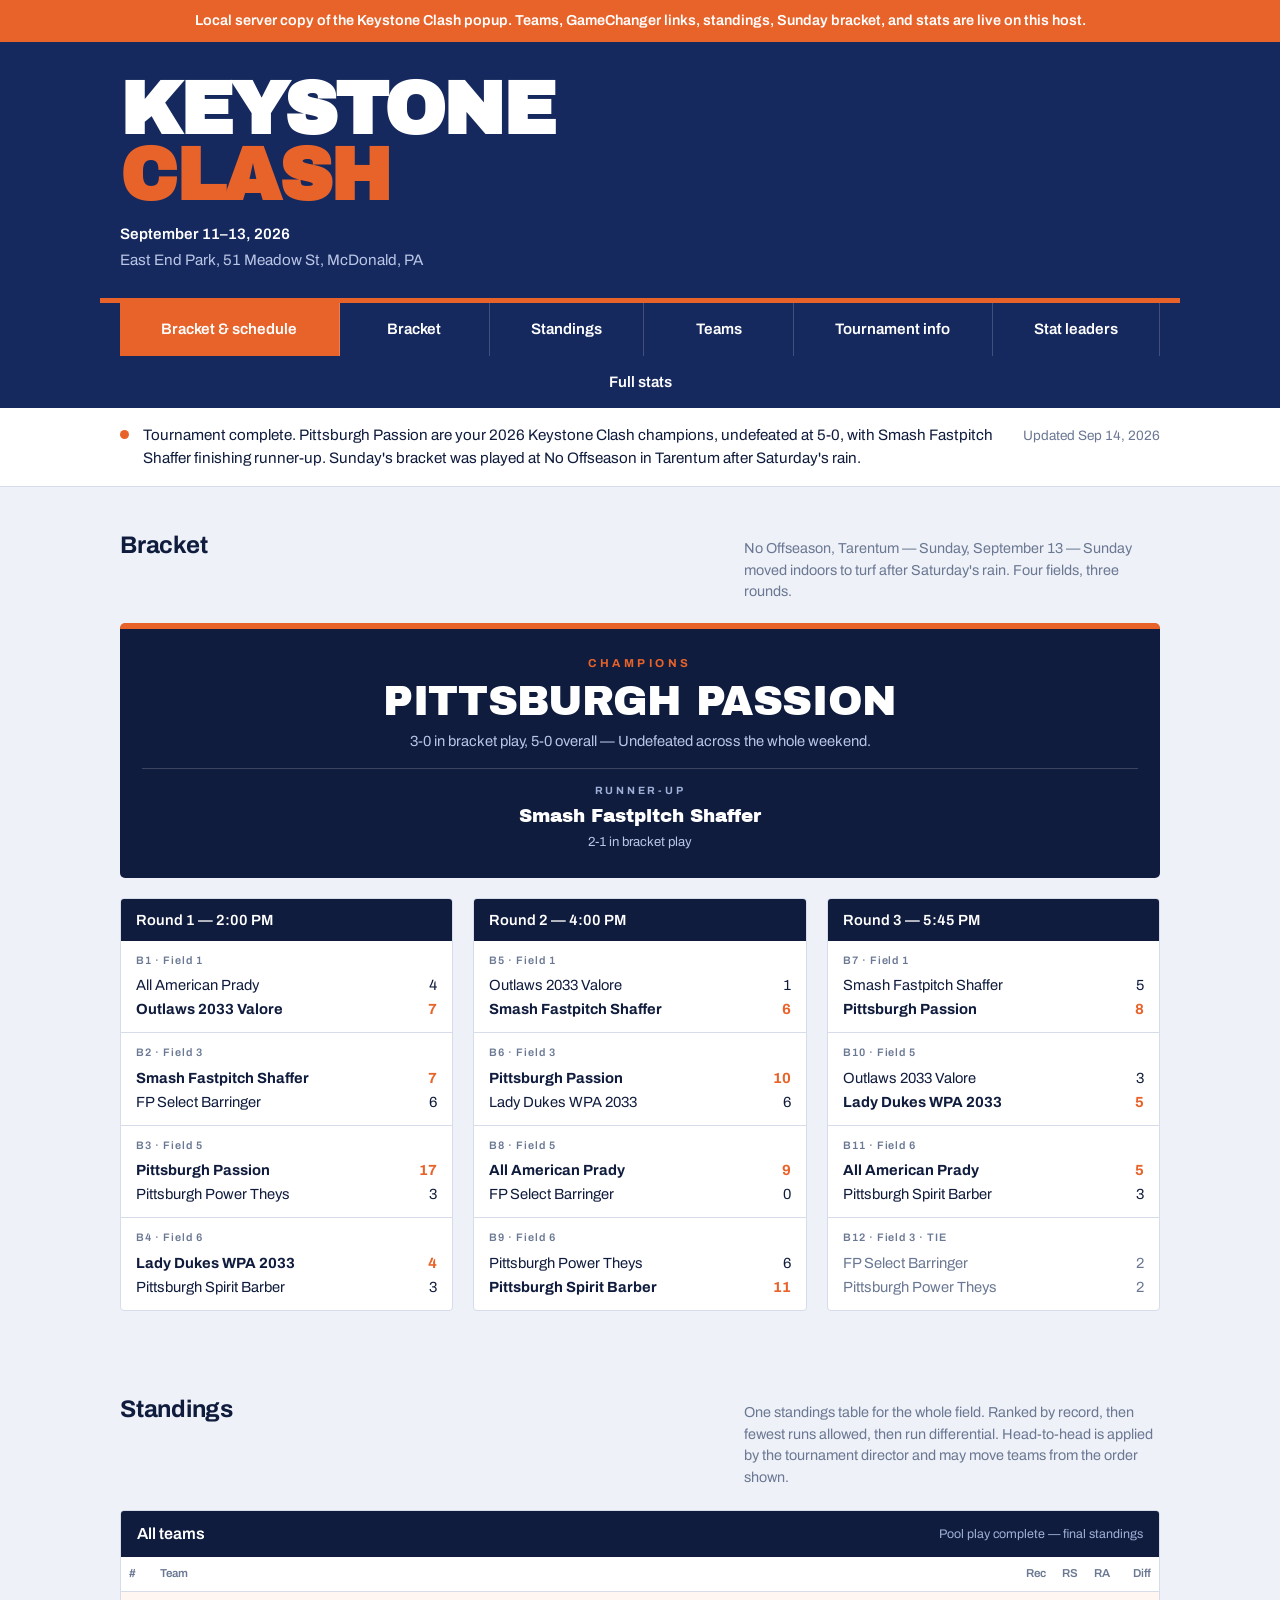
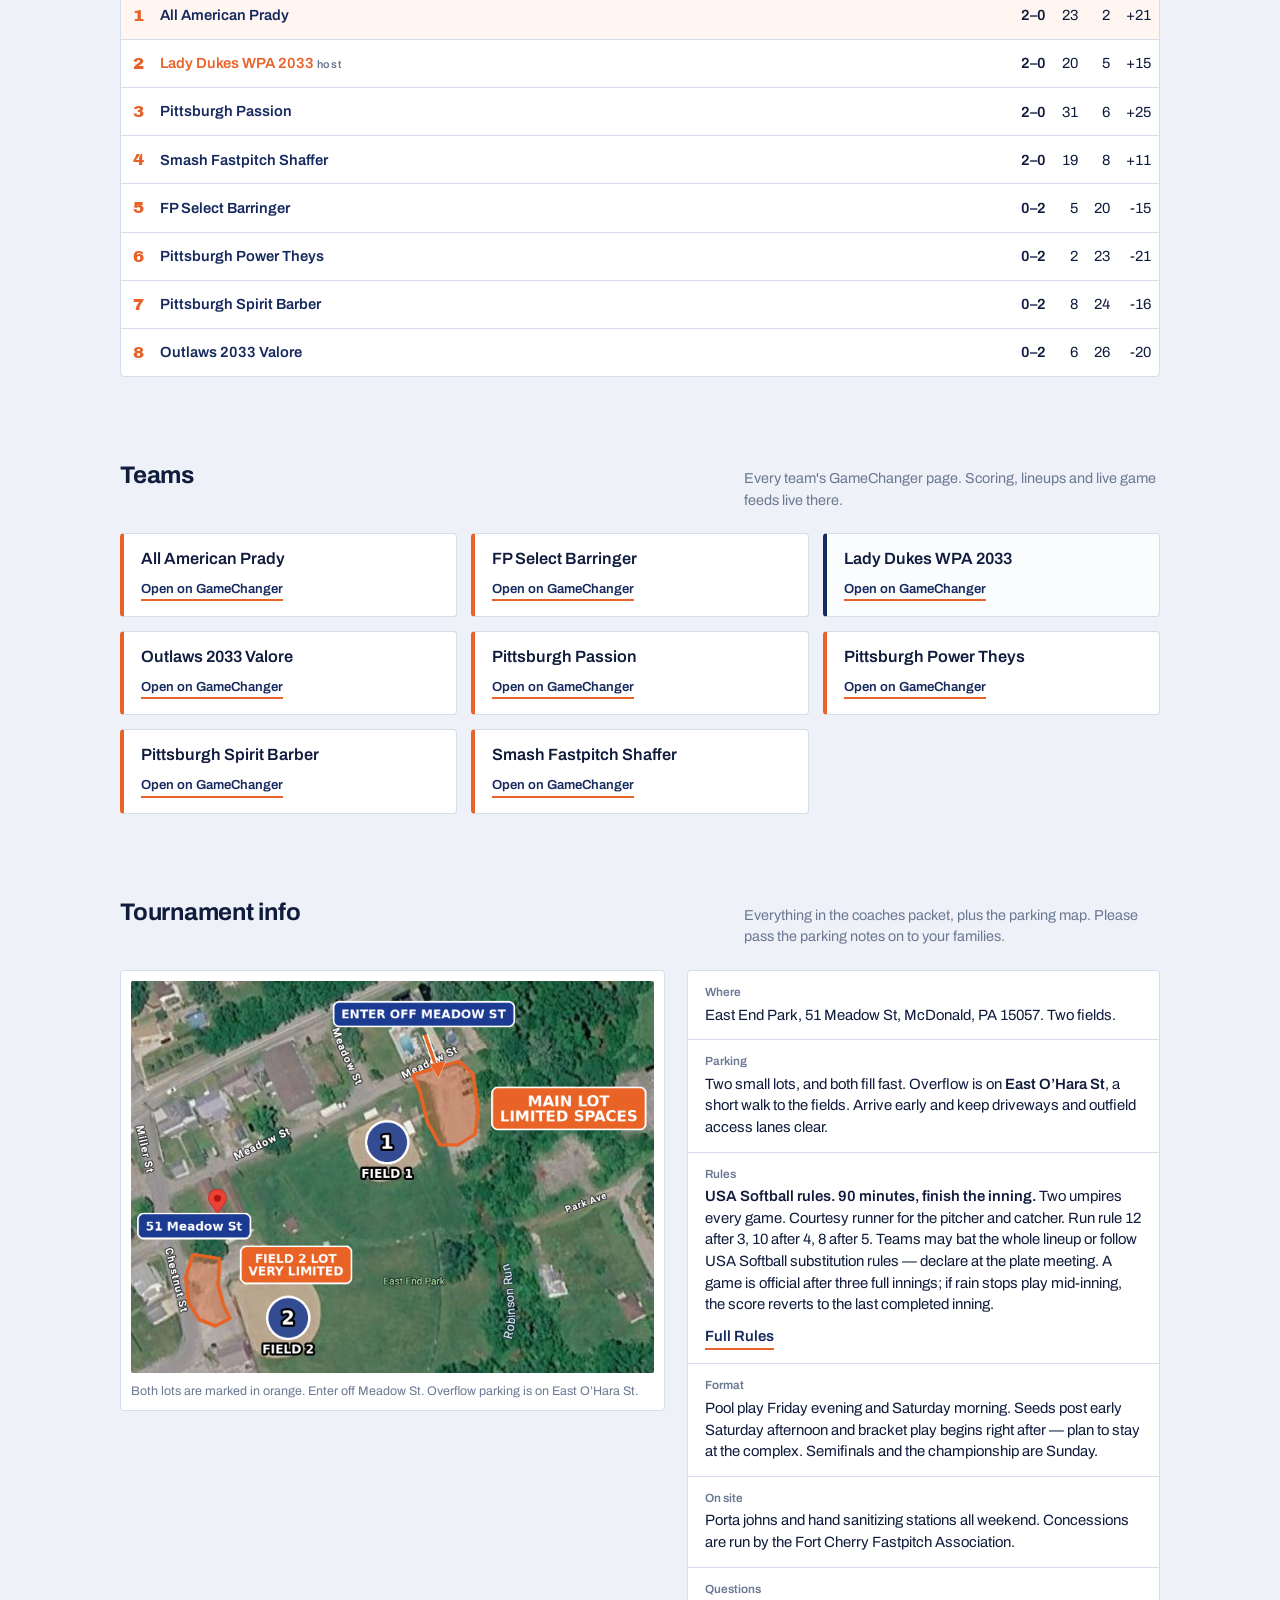
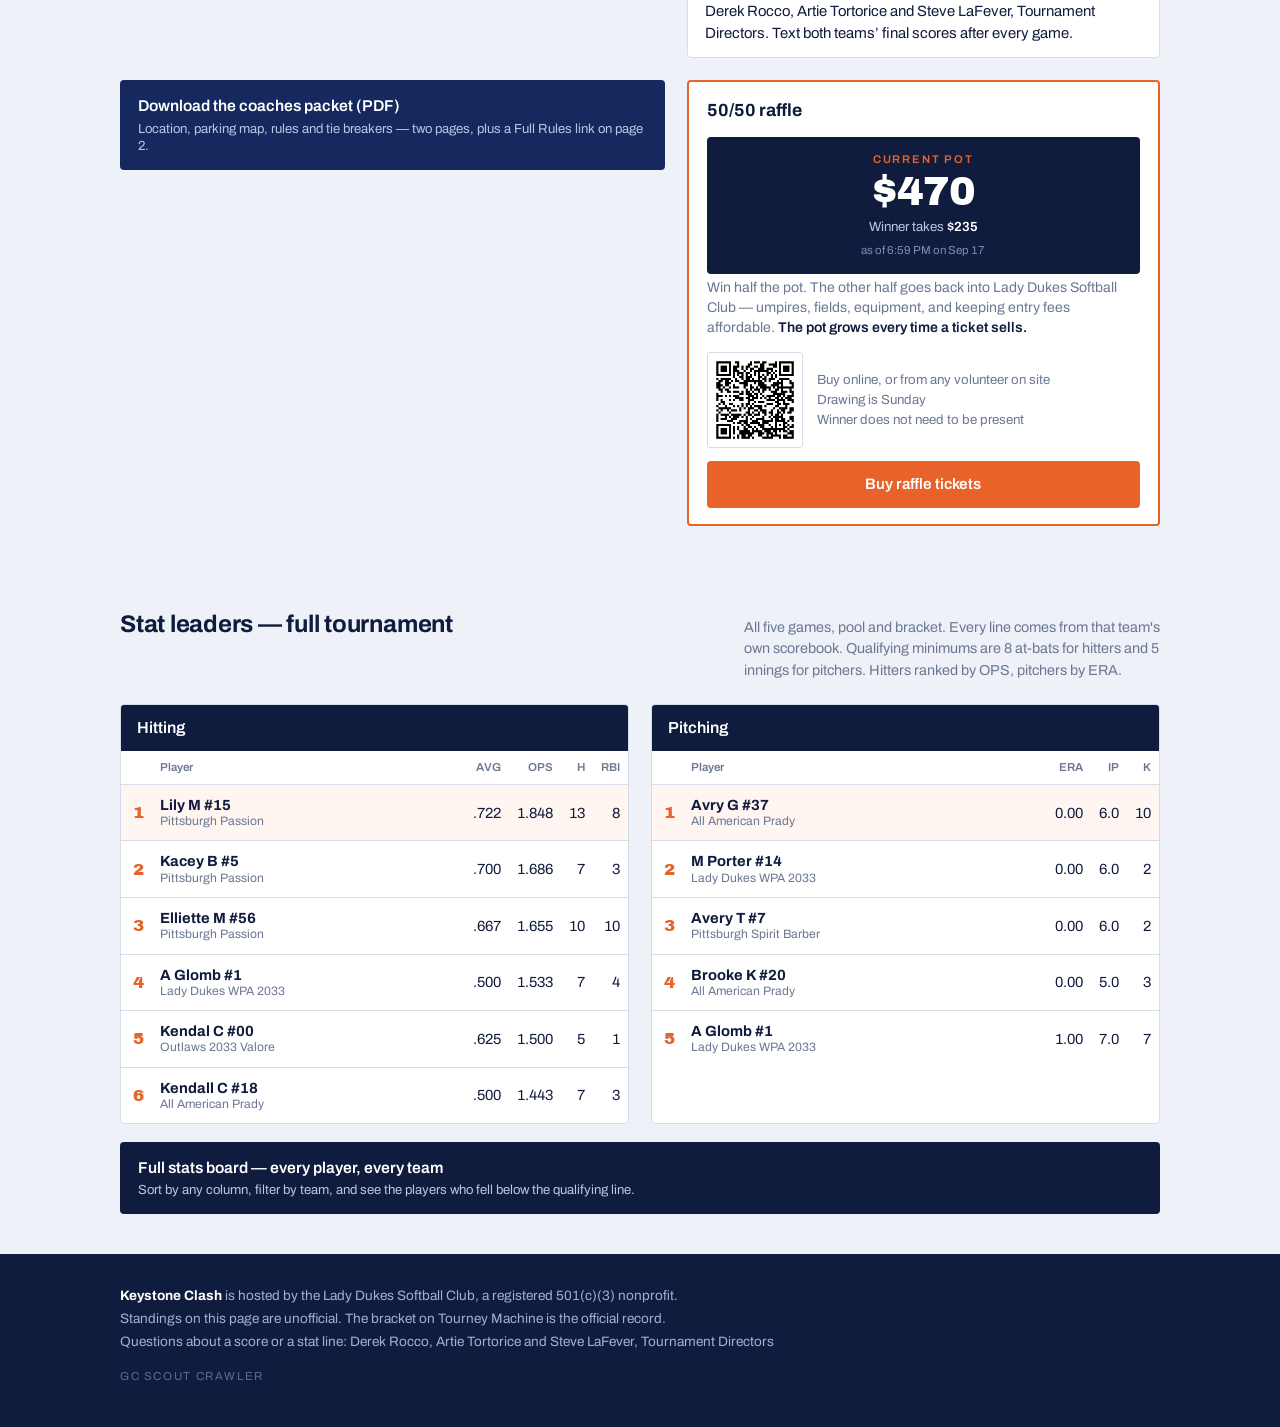
<file: pb/pb_public/popup/index.html>
<!DOCTYPE html>
<html lang="en">
<head>
<meta charset="utf-8">
<meta name="viewport" content="width=device-width, initial-scale=1">
<title>LOCAL SERVER · Keystone Clash 2026 — Standings &amp; Team Stats</title>
<meta name="description" content="Live standings, team links and stat leaders for the Keystone Clash, September 11–13, 2026, East End Park, McDonald PA.">
<link rel="preconnect" href="https://fonts.googleapis.com">
<link rel="preconnect" href="https://fonts.gstatic.com" crossorigin>
<link href="https://fonts.googleapis.com/css2?family=Archivo+Black&family=Archivo:wght@400;500;600;700&display=swap" rel="stylesheet">
<style>
:root{
  --ink:#101C3D;
  --navy:#16295E;
  --orange:#E8632A;
  --page:#EEF1F7;
  --card:#FFFFFF;
  --line:#D6DCE9;
  --muted:#6B7893;
  --maxw:1080px;
}
*{box-sizing:border-box;margin:0;padding:0}
html{-webkit-text-size-adjust:100%}
body{
  font-family:"Archivo",-apple-system,BlinkMacSystemFont,"Segoe UI",sans-serif;
  background:var(--page); color:var(--ink);
  font-size:16px; line-height:1.5;
  font-variant-numeric:tabular-nums;
}
a{color:var(--navy)}
.wrap{max-width:var(--maxw);margin:0 auto;padding:0 20px}

/* ---------- masthead ---------- */
.mast{background:var(--navy);color:#fff;padding:34px 0 0}
.mast h1{
  font-family:"Archivo Black","Archivo",sans-serif;
  font-size:clamp(2.4rem,9vw,4.6rem);
  line-height:.9; letter-spacing:-.02em; text-transform:uppercase;
}
.mast h1 em{font-style:normal;color:var(--orange);display:block}
.mastmeta{margin-top:14px;font-size:.95rem;color:#B9C6E6;line-height:1.7}
.mastmeta strong{color:#fff;font-weight:600}
.mastbar{
  margin-top:24px;border-top:5px solid var(--orange);
  display:flex;flex-wrap:wrap;gap:0;
}
.mastbar a{
  flex:1 1 auto;min-width:150px;text-align:center;
  padding:15px 16px;color:#fff;text-decoration:none;font-weight:600;font-size:.95rem;
  border-right:1px solid rgba(255,255,255,.18);
}
.mastbar a:last-child{border-right:0}
.mastbar a:hover,.mastbar a:focus-visible{background:rgba(255,255,255,.12)}
.mastbar a.live{background:var(--orange)}
.mastbar a.live:hover{background:#cf5320}

/* ---------- status ---------- */
.status{
  background:#fff;border-bottom:1px solid var(--line);
  padding:16px 0;font-size:.95rem;
}
.status .wrap{display:flex;gap:14px;align-items:baseline;flex-wrap:wrap}
.dot{width:9px;height:9px;border-radius:50%;background:var(--orange);flex:none;
     transform:translateY(-1px)}
.status p{flex:1 1 300px;margin:0}
.status time{color:var(--muted);font-size:.85rem}

/* ---------- sections ---------- */
section{padding:40px 0}
.shead{display:flex;align-items:baseline;justify-content:space-between;gap:16px;
       margin-bottom:6px;flex-wrap:wrap}
.shead h2{font-size:1.5rem;letter-spacing:-.01em}
.shead p{color:var(--muted);font-size:.9rem;max-width:52ch}

/* ---------- standings ---------- */
.pools{display:grid;grid-template-columns:repeat(auto-fit,minmax(330px,1fr));gap:22px;margin-top:22px}
.pool{background:var(--card);border:1px solid var(--line);border-radius:4px;overflow:hidden}
.pool h3{
  background:var(--ink);color:#fff;padding:11px 16px;font-size:1rem;font-weight:600;
  display:flex;justify-content:space-between;align-items:center;
}
.pool h3 span{font-size:.78rem;font-weight:400;color:#9FB0D8}
table{width:100%;border-collapse:collapse;font-size:.92rem}
th{
  text-align:right;padding:8px 8px;font-size:.72rem;font-weight:600;color:var(--muted);
  border-bottom:1px solid var(--line);white-space:nowrap;
}
th:first-child,th:nth-child(2){text-align:left}
td{padding:11px 8px;border-bottom:1px solid var(--line);text-align:right;white-space:nowrap}
tr:last-child td{border-bottom:0}
td.rank{
  width:34px;text-align:center;padding-left:12px;
  font-family:"Archivo Black",sans-serif;color:var(--orange);font-size:1.05rem;
}
td.team{text-align:left;white-space:normal;line-height:1.25;width:99%}
td.team a{font-weight:600;text-decoration:none}
td.team a:hover{text-decoration:underline}
td.team small{display:block;color:var(--muted);font-size:.76rem;font-weight:400}
td.rec{font-weight:600}
.pool tbody tr:first-child{background:#FFF6F1}
td.team a.host{color:var(--orange)}
td.team a.host::after{content:"  host";font-size:.68rem;font-weight:600;color:var(--muted);letter-spacing:.06em}
.tcard.host{border-left-color:var(--navy);background:#FBFCFE}
.poolfoot{padding:10px 16px;font-size:.78rem;color:var(--muted);background:#F7F9FC;
          border-top:1px solid var(--line)}

/* ---------- teams ---------- */
.teams{display:grid;grid-template-columns:repeat(auto-fill,minmax(260px,1fr));gap:14px;margin-top:22px}
.tcard{
  background:var(--card);border:1px solid var(--line);border-left:4px solid var(--orange);
  border-radius:4px;padding:15px 17px;display:block;text-decoration:none;color:inherit;
}
.tcard:hover,.tcard:focus-visible{border-color:var(--navy);border-left-color:var(--orange);
  background:#FBFCFE}
.tcard b{display:block;font-size:1.02rem;font-weight:600;line-height:1.25}
.tcard span{display:block;margin-top:5px;font-size:.82rem;color:var(--muted)}
.tcard u{display:inline-block;margin-top:9px;font-size:.82rem;color:var(--navy);
         text-decoration:none;font-weight:600;border-bottom:2px solid var(--orange);padding-bottom:1px}

/* ---------- champion ---------- */
.champ{background:var(--ink);color:#fff;border-radius:5px;padding:26px 22px;margin-top:20px;
  text-align:center;border-top:6px solid var(--orange)}
.champ .k{font-size:.72rem;letter-spacing:.3em;color:var(--orange);font-weight:700}
.champ .t{font-family:"Archivo Black",sans-serif;font-size:clamp(1.6rem,5.5vw,2.6rem);
  line-height:1.05;margin:8px 0 6px;text-transform:uppercase;letter-spacing:-.01em}
.champ .r{color:#B9C6E6;font-size:.92rem}
.champ .ru{margin-top:16px;padding-top:14px;border-top:1px solid rgba(255,255,255,.18)}
.champ .ru .k2{font-size:.66rem;letter-spacing:.26em;color:#9FB0D8;font-weight:700}
.champ .ru .t2{font-family:"Archivo Black",sans-serif;font-size:1.15rem;margin-top:4px}
.champ .ru .r2{color:#B9C6E6;font-size:.82rem;margin-top:2px}

/* ---------- bracket ---------- */
.rounds{display:grid;grid-template-columns:repeat(auto-fit,minmax(300px,1fr));gap:20px;margin-top:20px}
.rnd{background:var(--card);border:1px solid var(--line);border-radius:4px;overflow:hidden}
.rnd h3{background:var(--ink);color:#fff;padding:10px 15px;font-size:.92rem;font-weight:600}
.gm{padding:11px 15px;border-bottom:1px solid var(--line)}
.gm:last-child{border-bottom:0}
.gm .meta{font-size:.68rem;letter-spacing:.09em;color:var(--muted);font-weight:600;margin-bottom:5px}
.gm .ln{display:flex;justify-content:space-between;gap:10px;font-size:.92rem;padding:1px 0}
.gm .ln.w{font-weight:700}
.gm .ln.w .sc{color:var(--orange)}
.gm .ln.tie{color:var(--muted)}
.sc{font-variant-numeric:tabular-nums;flex:none}

/* ---------- rain plan ---------- */
.rain{background:#FFF6F1;border:2px solid var(--orange);border-left:9px solid var(--orange);
  border-radius:4px;padding:16px 20px;margin-top:20px}
.rain .k{font-size:.72rem;letter-spacing:.16em;font-weight:700;color:#B8410F}
.rain h3{font-size:1.15rem;margin:3px 0 7px}
.rain p{font-size:.92rem;line-height:1.5;margin-bottom:7px}
.rain p:last-child{margin-bottom:0}
.rain b{font-weight:600}
.rain .warn{color:#B8410F;font-weight:600}
.rain a{font-weight:600}

/* ---------- tournament info ---------- */
.info{display:grid;grid-template-columns:minmax(0,1.15fr) minmax(0,1fr);gap:22px;margin-top:22px;align-items:start}
.infomap{background:var(--card);border:1px solid var(--line);border-radius:4px;padding:10px}
.infomap img{width:100%;display:block;border-radius:2px}
.infomap p{margin-top:9px;font-size:.78rem;color:var(--muted);line-height:1.45}
.facts{background:var(--card);border:1px solid var(--line);border-radius:4px}
.facts div{padding:13px 17px;border-bottom:1px solid var(--line)}
.facts div:last-of-type{border-bottom:0}
.facts dt{font-size:.74rem;font-weight:600;color:var(--muted);margin-bottom:3px}
.facts dd{margin:0;font-size:.93rem;line-height:1.45}
.facts dd b{font-weight:600}
.full-rules-link{display:inline-block;margin-top:10px;font-weight:600;color:var(--navy);text-decoration:none;border-bottom:2px solid var(--orange);padding-bottom:1px}
.full-rules-link:hover,.full-rules-link:focus-visible{color:var(--orange)}
.actions{display:grid;grid-template-columns:minmax(0,1.15fr) minmax(0,1fr);gap:22px;margin-top:22px;align-items:start}
.packet{
  display:block;background:var(--navy);color:#fff;text-decoration:none;
  padding:15px 18px;border-radius:4px;font-weight:600;font-size:.98rem;line-height:1.35;
}
.packet:hover,.packet:focus-visible{background:#0F1E48}
.packet span{display:block;font-weight:400;font-size:.82rem;color:#B9C6E6;margin-top:3px}
.raffle{background:var(--card);border:2px solid var(--orange);border-radius:4px;padding:16px 18px}
.raffle h3{font-size:1.1rem;margin-bottom:5px}
.raffle p{font-size:.88rem;line-height:1.45;color:var(--muted)}
.raffle p b{color:var(--ink);font-weight:600}
.pot{background:var(--ink);color:#fff;border-radius:4px;padding:14px 16px;margin:12px 0 4px;text-align:center}
.pot .lbl{font-size:.7rem;letter-spacing:.16em;font-weight:600;color:var(--orange)}
.pot .num{font-family:"Archivo Black","Archivo",sans-serif;font-size:2.5rem;line-height:1.02;margin:4px 0 5px;letter-spacing:-.02em}
.pot .sub{font-size:.83rem;color:#B9C6E6;line-height:1.5}
.pot .sub b{color:#fff;font-weight:600}
.pot time{display:block;font-size:.72rem;color:#7C8CB8;margin-top:5px}
.raffle .row{display:flex;gap:14px;align-items:center;margin-top:13px}
.raffle img{width:96px;height:96px;flex:none;border:1px solid var(--line);border-radius:3px}
.raffle ul{list-style:none;font-size:.83rem;line-height:1.5;color:var(--muted)}
.raffle a.buy{
  display:block;margin-top:13px;background:var(--orange);color:#fff;text-decoration:none;
  text-align:center;padding:12px 14px;border-radius:4px;font-weight:600;font-size:.95rem;
}
.raffle a.buy:hover,.raffle a.buy:focus-visible{background:#cf5320}
@media (max-width:720px){.actions{grid-template-columns:1fr}}
@media (max-width:720px){.info{grid-template-columns:1fr}}

/* ---------- leaders ---------- */
.leaders{display:grid;grid-template-columns:repeat(auto-fit,minmax(330px,1fr));gap:22px;margin-top:22px}
.empty{
  background:var(--card);border:1px dashed var(--line);border-radius:4px;
  padding:28px 20px;text-align:center;color:var(--muted);font-size:.92rem;
}
.empty b{display:block;color:var(--ink);font-weight:600;margin-bottom:5px;font-size:1rem}
.allstats{display:block;margin-top:18px;background:var(--ink);color:#fff;text-decoration:none;
  padding:15px 18px;border-radius:4px;font-weight:600;font-size:.98rem;line-height:1.35}
.allstats:hover,.allstats:focus-visible{background:#0B1531}
.allstats span{display:block;font-weight:400;font-size:.82rem;color:#B9C6E6;margin-top:3px}

/* ---------- footer ---------- */
footer{background:var(--ink);color:#9FB0D8;padding:30px 0 40px;font-size:.85rem;line-height:1.7}
footer strong{color:#fff}
footer .crawler{margin-top:14px;font-size:.72rem;letter-spacing:.14em;color:#5A6A96}

.scroll{overflow-x:auto;-webkit-overflow-scrolling:touch}
:focus-visible{outline:3px solid var(--orange);outline-offset:2px}
@media (max-width:520px){
  section{padding:30px 0}
  th,td{padding-left:6px;padding-right:6px}
  .mastbar a{min-width:50%}
}
@media (prefers-reduced-motion:reduce){*{transition:none!important;animation:none!important}}
</style>
</head>
<body>
<div class="localbar">Local server copy of the Keystone Clash popup. Teams, GameChanger links, standings, Sunday bracket, and stats are live on this host.</div>
<style>.localbar{background:#E8632A;color:#fff;text-align:center;padding:10px 16px;font-size:.9rem;font-weight:600}</style>


<header class="mast">
  <div class="wrap">
    <h1>Keystone<em>Clash</em></h1>
    <p class="mastmeta">
      <strong id="m-dates"></strong><br>
      <span id="m-venue"></span>
    </p>
  </div>
  <nav class="wrap mastbar" aria-label="Tournament links">
    <a class="live" id="m-bracket" href="#">Bracket &amp; schedule</a>
    <a href="#bracket">Bracket</a>
    <a href="#standings">Standings</a>
    <a href="#teams">Teams</a>
    <a href="#info">Tournament info</a>
    <a href="#leaders">Stat leaders</a>
    <a href="stats.html">Full stats</a>
  </nav>
</header>

<div class="status">
  <div class="wrap">
    <span class="dot" aria-hidden="true"></span>
    <p id="m-status"></p>
    <time id="m-updated"></time>
  </div>
</div>

<main>

<section id="bracket">
  <div class="wrap">
    <div class="shead">
      <h2>Bracket</h2>
      <p id="b-note"></p>
    </div>
    <div id="champ"></div>
    <div class="rounds" id="rounds"></div>
  </div>
</section>

<section id="standings">
  <div class="wrap">
    <div class="shead">
      <h2>Standings</h2>
      <p>One standings table for the whole field. Ranked by record, then fewest runs allowed, then run differential. Head-to-head is applied by the tournament director and may move teams from the order shown.</p>
    </div>
    <div class="pools" id="pools"></div>
  </div>
</section>

<section id="teams">
  <div class="wrap">
    <div class="shead">
      <h2>Teams</h2>
      <p>Every team's GameChanger page. Scoring, lineups and live game feeds live there.</p>
    </div>
    <div class="teams" id="teamgrid"></div>
  </div>
</section>

<section id="info">
  <div class="wrap">
    <div class="shead">
      <h2>Tournament info</h2>
      <p>Everything in the coaches packet, plus the parking map. Please pass the parking notes on to your families.</p>
    </div>
        <div class="info">
      <div class="infomap">
        <img src="parking-map.png" alt="Aerial map of East End Park showing the main lot off Meadow St, the smaller Field 2 lot off Chestnut St, and the two fields.">
        <p>Both lots are marked in orange. Enter off Meadow St. Overflow parking is on East O&rsquo;Hara St.</p>
      </div>
      <dl class="facts">
        <div>
          <dt>Where</dt>
          <dd>East End Park, 51 Meadow St, McDonald, PA 15057. Two fields.</dd>
        </div>
        <div>
          <dt>Parking</dt>
          <dd>Two small lots, and both fill fast. Overflow is on <b>East O&rsquo;Hara St</b>, a short walk to the fields. Arrive early and keep driveways and outfield access lanes clear.</dd>
        </div>
        <div>
          <dt>Rules</dt>
          <dd><b>USA Softball rules. 90 minutes, finish the inning.</b> Two umpires every game. Courtesy runner for the pitcher and catcher. Run rule 12 after 3, 10 after 4, 8 after 5. Teams may bat the whole lineup or follow USA Softball substitution rules &mdash; declare at the plate meeting. A game is official after three full innings; if rain stops play mid-inning, the score reverts to the last completed inning.<br><a class="full-rules-link" href="full-rules.html">Full Rules</a></dd>
        </div>
        <div>
          <dt>Format</dt>
          <dd>Pool play Friday evening and Saturday morning. Seeds post early Saturday afternoon and bracket play begins right after &mdash; plan to stay at the complex. Semifinals and the championship are Sunday.</dd>
        </div>
        <div>
          <dt>On site</dt>
          <dd>Porta johns and hand sanitizing stations all weekend. Concessions are run by the Fort Cherry Fastpitch Association.</dd>
        </div>
        <div>
          <dt>Questions</dt>
          <dd>Derek Rocco, Artie Tortorice and Steve LaFever, Tournament Directors. Text both teams&rsquo; final scores after every game.</dd>
        </div>
      </dl>
    </div>
    <div class="actions">
      <a class="packet" href="coaches-packet.pdf">
        Download the coaches packet (PDF)
        <span>Location, parking map, rules and tie breakers &mdash; two pages, plus a Full Rules link on page 2.</span>
      </a>
      <div class="raffle">
        <h3>50/50 raffle</h3>
        <div class="pot" id="pot" hidden>
          <div class="lbl">CURRENT POT</div>
          <div class="num" id="pot-total"></div>
          <div class="sub">Winner takes <b id="pot-half"></b><time id="pot-time"></time></div>
        </div>
        <p>Win half the pot. The other half goes back into Lady Dukes Softball Club &mdash; umpires, fields, equipment, and keeping entry fees affordable. <b>The pot grows every time a ticket sells.</b></p>
        <div class="row">
          <img src="raffle-qr.png" alt="QR code linking to the Keystone Clash 50/50 raffle ticket page.">
          <ul>
            <li>Buy online, or from any volunteer on site</li>
            <li>Drawing is Sunday</li>
            <li>Winner does not need to be present</li>
          </ul>
        </div>
        <a class="buy" href="https://www.zeffy.com/en-US/ticketing/lady-dukes-keystone-clash-tournament-raffle" target="_blank" rel="noopener">Buy raffle tickets</a>
      </div>
    </div>
  </div>
</section>

<section id="leaders">
  <div class="wrap">
    <div class="shead">
      <h2>Stat leaders &mdash; full tournament</h2>
      <p>All five games, pool and bracket. Every line comes from that team's own scorebook. Qualifying minimums are 8 at-bats for hitters and 5 innings for pitchers. Hitters ranked by OPS, pitchers by ERA.</p>
    </div>
    <div class="leaders" id="leadergrid"></div>
    <a class="allstats" href="stats.html">Full stats board &mdash; every player, every team
      <span>Sort by any column, filter by team, and see the players who fell below the qualifying line.</span>
    </a>
  </div>
</section>

</main>

<footer>
  <div class="wrap">
    <strong>Keystone Clash</strong> is hosted by the Lady Dukes Softball Club, a registered 501(c)(3) nonprofit.<br>
    Standings on this page are unofficial. The bracket on Tourney Machine is the official record.<br>
    Questions about a score or a stat line: <span id="m-contact"></span>
    <div class="crawler">GC SCOUT CRAWLER</div>
  </div>
</footer>

<script>
/* ------------------------------------------------------------------
   EDIT HERE, OR DROP A data.json NEXT TO THIS FILE.
   If that JSON exists it wins, so the stats pipeline can just write
   the file and push. Same shape as the object below.
   ------------------------------------------------------------------ */
const DATA = {
  dates: "September 11–13, 2026",
  venue: "East End Park, 51 Meadow St, McDonald, PA",
  contact: "Derek Rocco, Artie Tortorice and Steve LaFever, Tournament Directors",
  updated: "2026-09-05",
  status: "Soft launch. Pools and team links are set. Records and stat leaders fill in as games are scored Friday night.",
  bracketUrl: "https://tourneymachine.com/Public/Results/Division.aspx?IDTournament=h202607031619521870950ff4a05a84e&IDDivision=h20260703163616344456f126a2c3848",

  divisions: [
    {
      name: "All teams",
      note: "Pool play Friday and Saturday",
      teams: [
      { name: "All American Prady", gc: "https://web.gc.com/teams/SEiRB2dlKGav", w:0, l:0, t:0, rf:0, ra:0 },
      { name: "FP Select Barringer", gc: "https://web.gc.com/teams/KLy7mcYt9g1D", w:0, l:0, t:0, rf:0, ra:0 },
      { name: "Lady Dukes WPA 2033", gc: "https://web.gc.com/teams/Qgojbuf369Eu/2027-spring-lady-dukes-wpa-2033", w:0, l:0, t:0, rf:0, ra:0, host:true },
      { name: "Outlaws 2033 Valore", gc: "https://web.gc.com/teams/quFlJ3qtjOh1", w:0, l:0, t:0, rf:0, ra:0 },
      { name: "Pittsburgh Passion", gc: "https://web.gc.com/teams/Lk2mlbKyLsGh", w:0, l:0, t:0, rf:0, ra:0 },
      { name: "Pittsburgh Power Theys", gc: "https://web.gc.com/teams/CDC5rQVXNCGN", w:0, l:0, t:0, rf:0, ra:0 },
      { name: "Pittsburgh Spirit Barber", gc: "https://web.gc.com/teams/HokaT0SguY8W/2027-spring-pittsburgh-spirit-12u-barber", w:0, l:0, t:0, rf:0, ra:0 },
      { name: "Smash Fastpitch Shaffer", gc: "https://web.gc.com/teams/ixDuIf5R0bMq/2026-fall-smash-fastpitch-12u-shaffer", w:0, l:0, t:0, rf:0, ra:0 }
      ]
    }
  ],

  /* Leave empty until games are scored. Shape:
     hitting: [{player:"", team:"", avg:".545", ops:"1.410", h:6, rbi:5}]
     pitching:[{player:"", team:"", era:"1.75", ip:"8.0", k:14}]            */
  leaders: { hitting: [], pitching: [] }
};

/* ---------------------------------------------------------------- */

const el = id => document.getElementById(id);
const esc = s => String(s).replace(/[&<>"]/g, c => ({'&':'&amp;','<':'&lt;','>':'&gt;','"':'&quot;'}[c]));

function played(t){ return (t.w||0)+(t.l||0)+(t.t||0); }
function pct(t){ const g = played(t); return g ? ((t.w||0) + (t.t||0)*0.5) / g : 0; }

function rankTeams(teams){
  return [...teams].sort((a,b) =>
    pct(b) - pct(a) ||                       // record
    (a.ra||0) - (b.ra||0) ||                 // fewest runs allowed
    ((b.rf||0)-(b.ra||0)) - ((a.rf||0)-(a.ra||0)) ||  // run differential
    (b.rf||0) - (a.rf||0) ||                 // runs scored
    a.name.localeCompare(b.name)
  );
}

function renderStandings(d){
  el('pools').innerHTML = d.divisions.map(div => {
    const any = div.teams.some(t => played(t) > 0);
    const rows = rankTeams(div.teams).map((t,i) => `
      <tr>
        <td class="rank">${any ? i+1 : '&ndash;'}</td>
        <td class="team">
          <a class="${t.host?'host':''}" href="${esc(t.gc)}" target="_blank" rel="noopener">${esc(t.name)}</a>
        </td>
        <td class="rec">${t.w||0}&ndash;${t.l||0}${t.t ? '&ndash;'+t.t : ''}</td>
        <td>${t.rf||0}</td>
        <td>${t.ra||0}</td>
        <td>${((t.rf||0)-(t.ra||0)) > 0 ? '+' : ''}${(t.rf||0)-(t.ra||0)}</td>
      </tr>`).join('');
    return `
      <div class="pool">
        <h3>${esc(div.name)}<span>${esc(div.note||'')}</span></h3>
        <div class="scroll">
          <table>
            <thead><tr>
              <th scope="col"><span class="sr">#</span></th>
              <th scope="col">Team</th><th scope="col">Rec</th>
              <th scope="col">RS</th><th scope="col">RA</th><th scope="col">Diff</th>
            </tr></thead>
            <tbody>${rows}</tbody>
          </table>
        </div>
        ${any ? '' : '<p class="poolfoot">No games scored yet. Order is alphabetical until Friday night.</p>'}
      </div>`;
  }).join('');
}

function renderTeams(d){
  el('teamgrid').innerHTML = d.divisions.flatMap(div =>
    div.teams.map(t => `
      <a class="tcard ${t.host?'host':''}" href="${esc(t.gc)}" target="_blank" rel="noopener">
        <b>${esc(t.name)}</b>
        <u>Open on GameChanger</u>
      </a>`)
  ).join('');
}

function leaderTable(title, rows, cols){
  if(!rows.length){
    return `<div class="empty"><b>${esc(title)}</b>Nothing to show yet. Leaders post once games are scored.</div>`;
  }
  const head = cols.map(c => `<th scope="col">${esc(c.label)}</th>`).join('');
  const body = rows.map((r,i) => `
    <tr>
      <td class="rank">${i+1}</td>
      <td class="team"><b>${esc(r.player)}</b><small>${esc(r.team)}</small></td>
      ${cols.map(c => `<td>${esc(r[c.key] ?? '')}</td>`).join('')}
    </tr>`).join('');
  return `
    <div class="pool">
      <h3>${esc(title)}</h3>
      <div class="scroll">
        <table>
          <thead><tr><th></th><th scope="col">Player</th>${head}</tr></thead>
          <tbody>${body}</tbody>
        </table>
      </div>
    </div>`;
}

function renderLeaders(d){
  el('leadergrid').innerHTML =
    leaderTable('Hitting', d.leaders.hitting || [], [
      {key:'avg',label:'AVG'},{key:'ops',label:'OPS'},{key:'h',label:'H'},{key:'rbi',label:'RBI'}
    ]) +
    leaderTable('Pitching', d.leaders.pitching || [], [
      {key:'era',label:'ERA'},{key:'ip',label:'IP'},{key:'k',label:'K'}
    ]);
}

function renderRaffle(d){
  const box = el('pot');
  const r = d.raffle || {};
  const pot = Number(r.raised);
  if(!(pot > 0)){ box.hidden = true; return; }   // hide until the first sale
  const usd = n => n.toLocaleString('en-US',
    { style:'currency', currency:'USD', maximumFractionDigits:0 });
  el('pot-total').textContent = usd(pot);
  el('pot-half').textContent  = usd(Math.floor(pot / 2));
  const t = el('pot-time');
  if(r.updated){
    const when = new Date(r.updated);
    t.textContent = 'as of ' + when.toLocaleTimeString('en-US',
      { hour:'numeric', minute:'2-digit' }) + ' on ' +
      when.toLocaleDateString('en-US', { month:'short', day:'numeric' });
    t.setAttribute('datetime', r.updated);
  } else { t.textContent = ''; }
  box.hidden = false;
}

function renderBracket(d){
  const b = d.bracket;
  const host = el('rounds');
  if(!b || !b.rounds){ host.innerHTML=''; return; }
  el('b-note').textContent = [b.venue, b.note].filter(Boolean).join(' — ');
  const c = b.champion;
  el('champ').innerHTML = c ? `
    <div class="champ">
      <div class="k">CHAMPIONS</div>
      <div class="t">${esc(c.team)}</div>
      <div class="r">${esc(c.record || '')}${c.line ? ' &mdash; ' + esc(c.line) : ''}</div>
      ${b.runnerUp ? `<div class="ru">
        <div class="k2">RUNNER-UP</div>
        <div class="t2">${esc(b.runnerUp.team)}</div>
        <div class="r2">${esc(b.runnerUp.record || '')}</div>
      </div>` : ''}
    </div>` : '';
  host.innerHTML = b.rounds.map(r => `
    <div class="rnd">
      <h3>${esc(r.label)}</h3>
      ${r.games.map(g => {
        const tie = g.as === g.bs;
        const aw = !tie && g.as > g.bs, bw = !tie && g.bs > g.as;
        const line = (n,s,win) => `<div class="ln ${win?'w':''} ${tie?'tie':''}">
            <span>${esc(n)}</span><span class="sc">${s}</span></div>`;
        return `<div class="gm">
          <div class="meta">${esc(g.id)} &middot; ${esc(g.field)}${tie?' &middot; TIE':''}</div>
          ${line(g.a,g.as,aw)}${line(g.b,g.bs,bw)}</div>`;
      }).join('')}
    </div>`).join('');
}

function render(d){
  el('m-dates').textContent   = d.dates;
  el('m-venue').textContent   = d.venue;
  el('m-status').textContent  = d.status;
  el('m-contact').textContent = d.contact;
  el('m-bracket').href        = d.bracketUrl;
  const u = new Date(d.updated + 'T12:00:00');
  el('m-updated').textContent = 'Updated ' + u.toLocaleDateString('en-US',
    { month:'short', day:'numeric', year:'numeric' });
  el('m-updated').setAttribute('datetime', d.updated);
  renderStandings(d); renderTeams(d); renderLeaders(d); renderRaffle(d); renderBracket(d);
}

fetch('data.json', {cache:'no-store'})
  .then(r => r.ok ? r.json() : Promise.reject())
  .then(json => render(json))
  .catch(() => render(DATA));
</script>
</body>
</html>
</file>
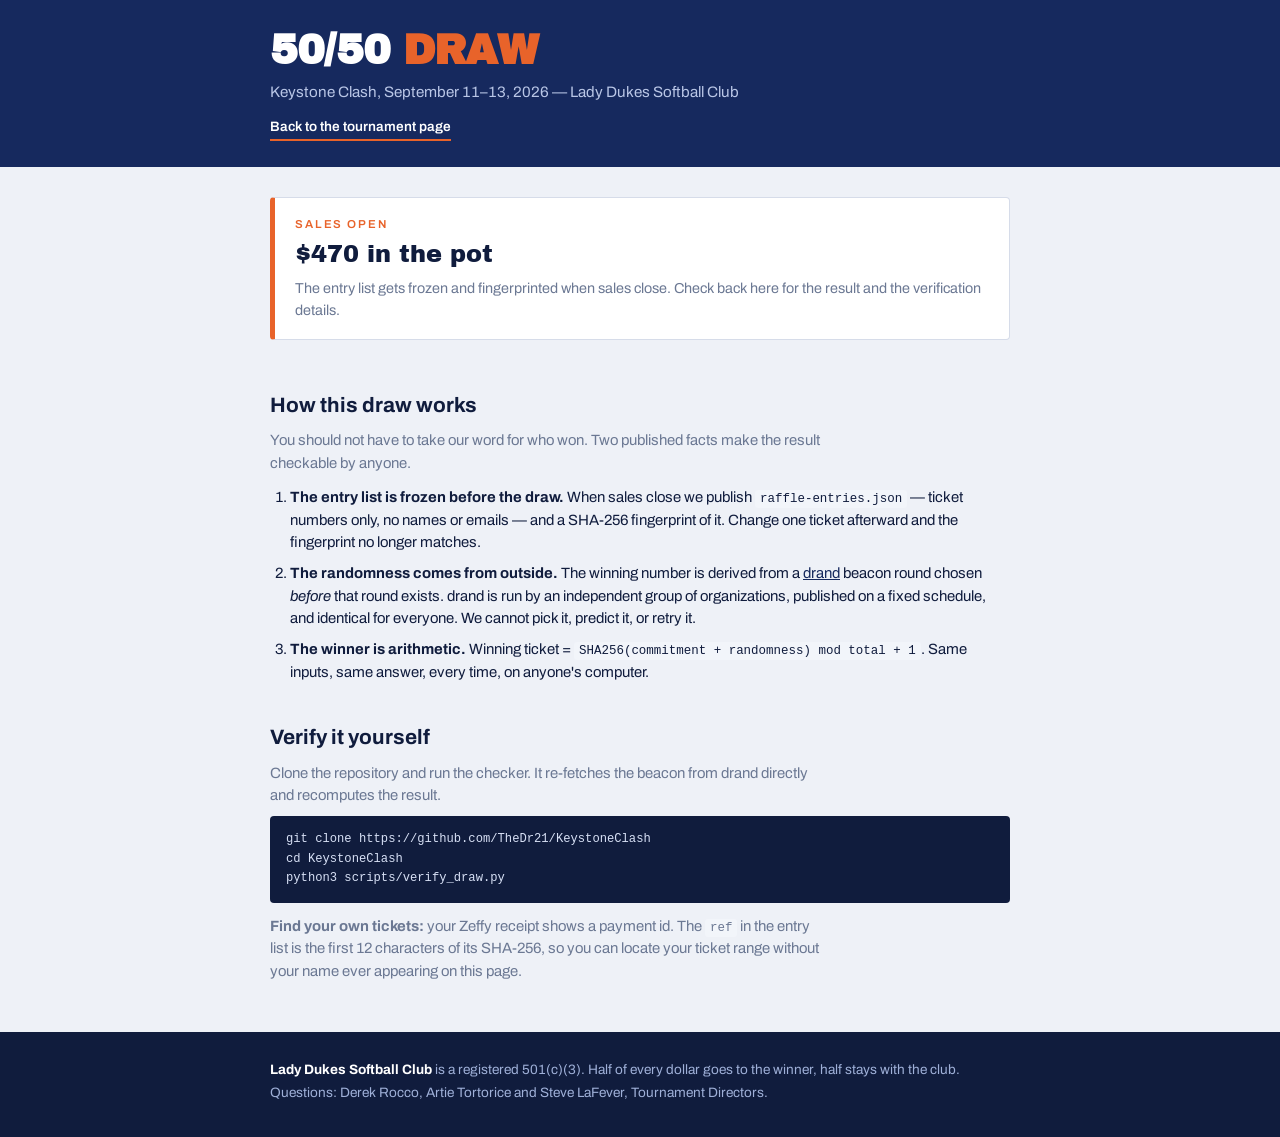
<file: pb/pb_public/popup/draw.html>
<!DOCTYPE html>
<html lang="en">
<head>
<meta charset="utf-8">
<meta name="viewport" content="width=device-width, initial-scale=1">
<title>Keystone Clash 50/50 — Draw &amp; Verification</title>
<link rel="preconnect" href="https://fonts.googleapis.com">
<link rel="preconnect" href="https://fonts.gstatic.com" crossorigin>
<link href="https://fonts.googleapis.com/css2?family=Archivo+Black&family=Archivo:wght@400;500;600;700&display=swap" rel="stylesheet">
<style>
:root{--ink:#101C3D;--navy:#16295E;--orange:#E8632A;--page:#EEF1F7;--card:#fff;
      --line:#D6DCE9;--muted:#6B7893}
*{box-sizing:border-box;margin:0;padding:0}
body{font-family:"Archivo",system-ui,sans-serif;background:var(--page);color:var(--ink);
     font-size:16px;line-height:1.5;font-variant-numeric:tabular-nums}
.wrap{max-width:780px;margin:0 auto;padding:0 20px}
a{color:var(--navy)}

.mast{background:var(--navy);color:#fff;padding:30px 0 26px}
.mast h1{font-family:"Archivo Black",sans-serif;font-size:clamp(1.7rem,6vw,2.6rem);
  line-height:1;text-transform:uppercase;letter-spacing:-.02em}
.mast h1 em{font-style:normal;color:var(--orange)}
.mast p{color:#B9C6E6;margin-top:9px;font-size:.95rem}
.back{display:inline-block;margin-top:14px;color:#fff;font-size:.85rem;font-weight:600;
  border-bottom:2px solid var(--orange);text-decoration:none;padding-bottom:1px}

section{padding:30px 0}
h2{font-size:1.3rem;margin-bottom:8px}
p.lead{color:var(--muted);font-size:.93rem;max-width:62ch}

.state{background:var(--card);border:1px solid var(--line);border-left:5px solid var(--orange);
  border-radius:4px;padding:18px 20px;margin-bottom:20px}
.state .k{font-size:.72rem;letter-spacing:.16em;font-weight:600;color:var(--orange)}
.state .v{font-family:"Archivo Black",sans-serif;font-size:1.5rem;margin-top:3px}
.state p{font-size:.9rem;color:var(--muted);margin-top:6px}

.winner{background:var(--ink);color:#fff;border-radius:4px;padding:26px 20px;text-align:center;margin-bottom:20px}
.winner .k{font-size:.74rem;letter-spacing:.22em;color:var(--orange);font-weight:700}
.winner .n{font-family:"Archivo Black",sans-serif;font-size:clamp(3rem,15vw,5.5rem);line-height:1;margin:6px 0}
.winner .s{color:#B9C6E6;font-size:.95rem}

dl.facts{background:var(--card);border:1px solid var(--line);border-radius:4px}
dl.facts>div{padding:13px 18px;border-bottom:1px solid var(--line)}
dl.facts>div:last-child{border-bottom:0}
dt{font-size:.73rem;font-weight:600;color:var(--muted);margin-bottom:3px}
dd{font-size:.92rem;word-break:break-all}
code{font-family:ui-monospace,"SFMono-Regular",Menlo,monospace;font-size:.78rem;
  background:#F2F5FA;padding:2px 5px;border-radius:3px}
pre{background:var(--ink);color:#D7E0F5;padding:14px 16px;border-radius:4px;overflow-x:auto;
  font-family:ui-monospace,Menlo,monospace;font-size:.76rem;line-height:1.6;margin-top:10px}

ol.steps{margin:12px 0 0 20px;font-size:.93rem}
ol.steps li{margin-bottom:9px}
footer{background:var(--ink);color:#9FB0D8;padding:26px 0 34px;font-size:.85rem;line-height:1.7;margin-top:20px}
footer b{color:#fff}
</style>
</head>
<body>

<header class="mast">
  <div class="wrap">
    <h1>50/50 <em>Draw</em></h1>
    <p>Keystone Clash, September 11&ndash;13, 2026 &mdash; Lady Dukes Softball Club</p>
    <a class="back" href="./">Back to the tournament page</a>
  </div>
</header>

<section>
  <div class="wrap" id="state"></div>
</section>

<section style="padding-top:0">
  <div class="wrap">
    <h2>How this draw works</h2>
    <p class="lead">You should not have to take our word for who won. Two published
    facts make the result checkable by anyone.</p>
    <ol class="steps">
      <li><b>The entry list is frozen before the draw.</b> When sales close we publish
      <code>raffle-entries.json</code> &mdash; ticket numbers only, no names or emails &mdash;
      and a SHA-256 fingerprint of it. Change one ticket afterward and the fingerprint
      no longer matches.</li>
      <li><b>The randomness comes from outside.</b> The winning number is derived from a
      <a href="https://drand.love" target="_blank" rel="noopener">drand</a> beacon round
      chosen <em>before</em> that round exists. drand is run by an independent group of
      organizations, published on a fixed schedule, and identical for everyone. We
      cannot pick it, predict it, or retry it.</li>
      <li><b>The winner is arithmetic.</b> Winning ticket =
      <code>SHA256(commitment + randomness) mod total + 1</code>. Same inputs, same
      answer, every time, on anyone's computer.</li>
    </ol>
  </div>
</section>

<section style="padding-top:0">
  <div class="wrap">
    <h2>Verify it yourself</h2>
    <p class="lead">Clone the repository and run the checker. It re-fetches the beacon
    from drand directly and recomputes the result.</p>
    <pre>git clone https://github.com/TheDr21/KeystoneClash
cd KeystoneClash
python3 scripts/verify_draw.py</pre>
    <p class="lead" style="margin-top:12px"><b>Find your own tickets:</b> your Zeffy
    receipt shows a payment id. The <code>ref</code> in the entry list is the first 12
    characters of its SHA-256, so you can locate your ticket range without your name
    ever appearing on this page.</p>
  </div>
</section>

<footer>
  <div class="wrap">
    <b>Lady Dukes Softball Club</b> is a registered 501(c)(3). Half of every dollar goes
    to the winner, half stays with the club.<br>
    Questions: Derek Rocco, Artie Tortorice and Steve LaFever, Tournament Directors.
  </div>
</footer>

<script>
const esc = s => String(s).replace(/[&<>"]/g, c =>
  ({'&':'&amp;','<':'&lt;','>':'&gt;','"':'&quot;'}[c]));
const usd = n => Number(n).toLocaleString('en-US',
  {style:'currency',currency:'USD',maximumFractionDigits:0});

function when(iso){
  if(!iso) return '';
  const t = new Date(iso);
  return t.toLocaleString('en-US',
    {month:'short',day:'numeric',hour:'numeric',minute:'2-digit'});
}

function row(k, v){ return `<div><dt>${esc(k)}</dt><dd>${v}</dd></div>`; }

function paint(data){
  const d = data.draw || {};
  const pot = Number((data.raffle||{}).raised || 0);
  const box = document.getElementById('state');

  if(!d.status){
    box.innerHTML = `
      <div class="state">
        <div class="k">SALES OPEN</div>
        <div class="v">${pot > 0 ? usd(pot) + ' in the pot' : 'Tickets on sale'}</div>
        <p>The entry list gets frozen and fingerprinted when sales close.
           Check back here for the result and the verification details.</p>
      </div>`;
    return;
  }

  if(d.status === 'committed'){
    box.innerHTML = `
      <div class="state">
        <div class="k">ENTRIES FROZEN &mdash; AWAITING THE DRAW</div>
        <div class="v">${d.total_tickets} tickets</div>
        <p>The entry list is locked and its fingerprint is published below. The draw
           uses drand round ${d.beacon.round}, which is not generated yet.</p>
      </div>
      <dl class="facts">
        ${row('Pot', pot > 0 ? usd(pot) + ' &mdash; winner takes ' + usd(Math.floor(pot/2)) : '&mdash;')}
        ${row('Tickets', d.total_tickets + ' across ' + d.buyers + ' buyer(s)')}
        ${row('Commitment (SHA-256)', '<code>' + esc(d.commitment) + '</code>')}
        ${row('Frozen at', when(d.committed_at))}
        ${row('Draw uses drand round', esc(d.beacon.round) + ' &mdash; expected ' + when(d.beacon.draw_at))}
      </dl>`;
    return;
  }

  box.innerHTML = `
    <div class="winner">
      <div class="k">WINNING TICKET</div>
      <div class="n">#${esc(d.winning_ticket)}</div>
      <div class="s">of ${d.total_tickets} tickets${pot > 0 ? ' &mdash; ' + usd(Math.floor(pot/2)) + ' payout' : ''}</div>
    </div>
    <dl class="facts">
      ${row('Holder reference', '<code>' + esc(d.winning_ref || '—') + '</code>')}
      ${row('Pot', pot > 0 ? usd(pot) : '—')}
      ${row('Drawn at', when(d.drawn_at))}
      ${row('Commitment (SHA-256)', '<code>' + esc(d.commitment) + '</code>')}
      ${row('drand round', esc(d.beacon.round))}
      ${row('drand randomness', '<code>' + esc(d.beacon.randomness || '—') + '</code>')}
      ${row('Derived seed', '<code>' + esc(d.seed || '—') + '</code>')}
    </dl>`;
}

fetch('data.json?t=' + Date.now(), {cache:'no-store'})
  .then(r => r.json())
  .then(paint)
  .catch(() => {
    document.getElementById('state').innerHTML =
      '<div class="state"><div class="k">UNAVAILABLE</div>' +
      '<div class="v">Could not load draw data</div>' +
      '<p>Refresh in a moment.</p></div>';
  });
</script>
</body>
</html>
</file>
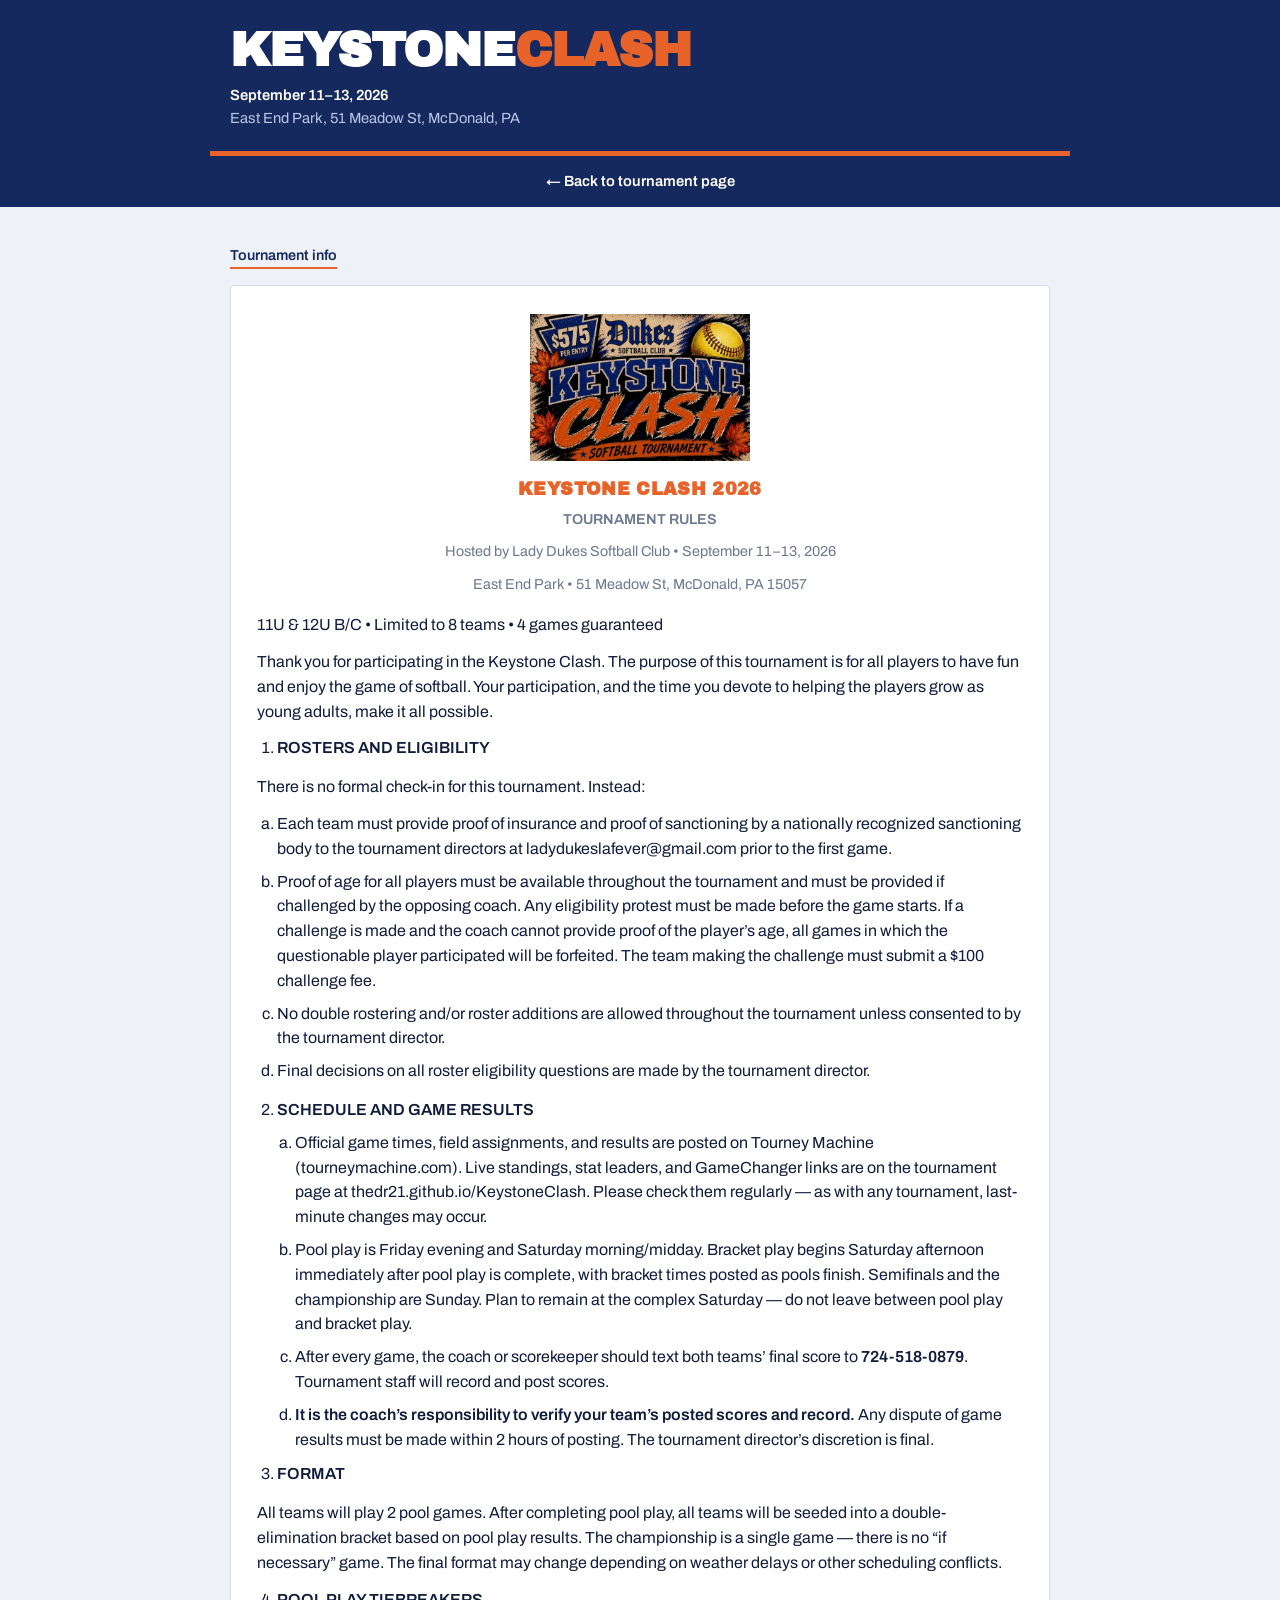
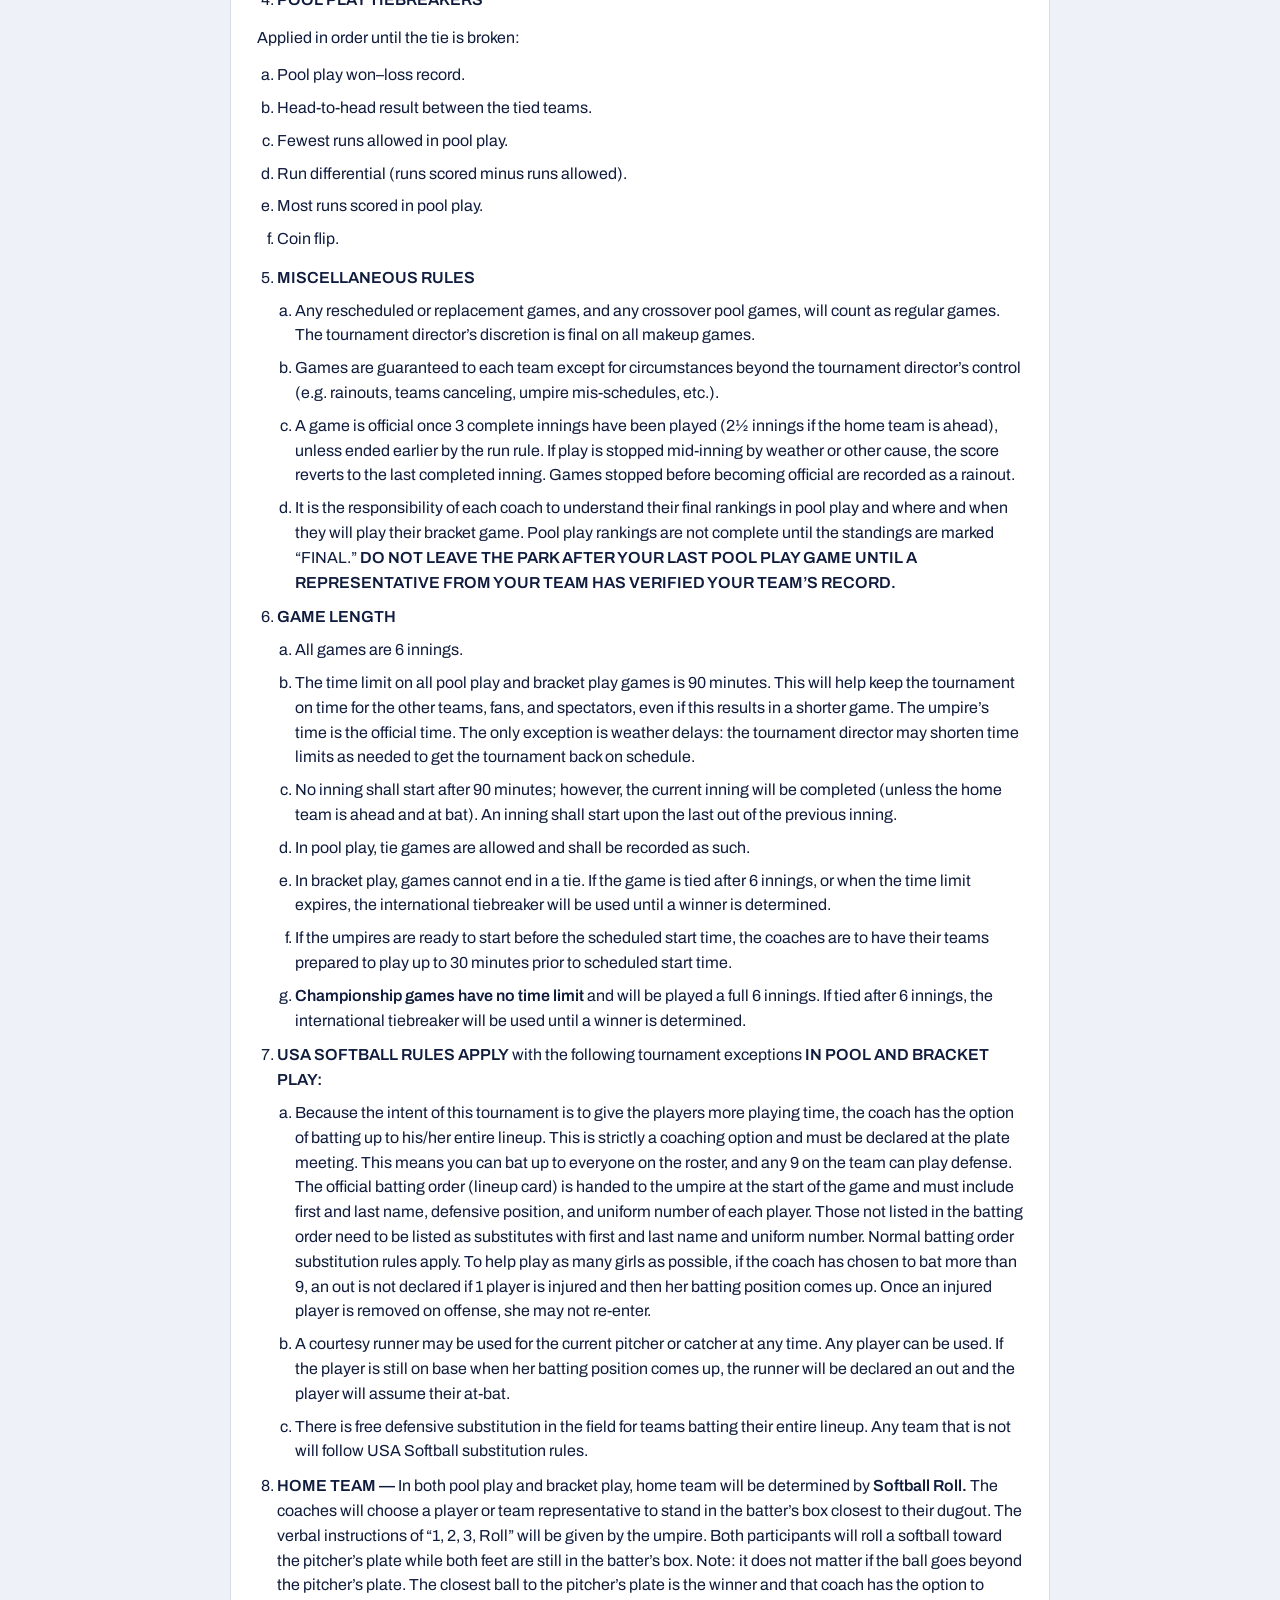
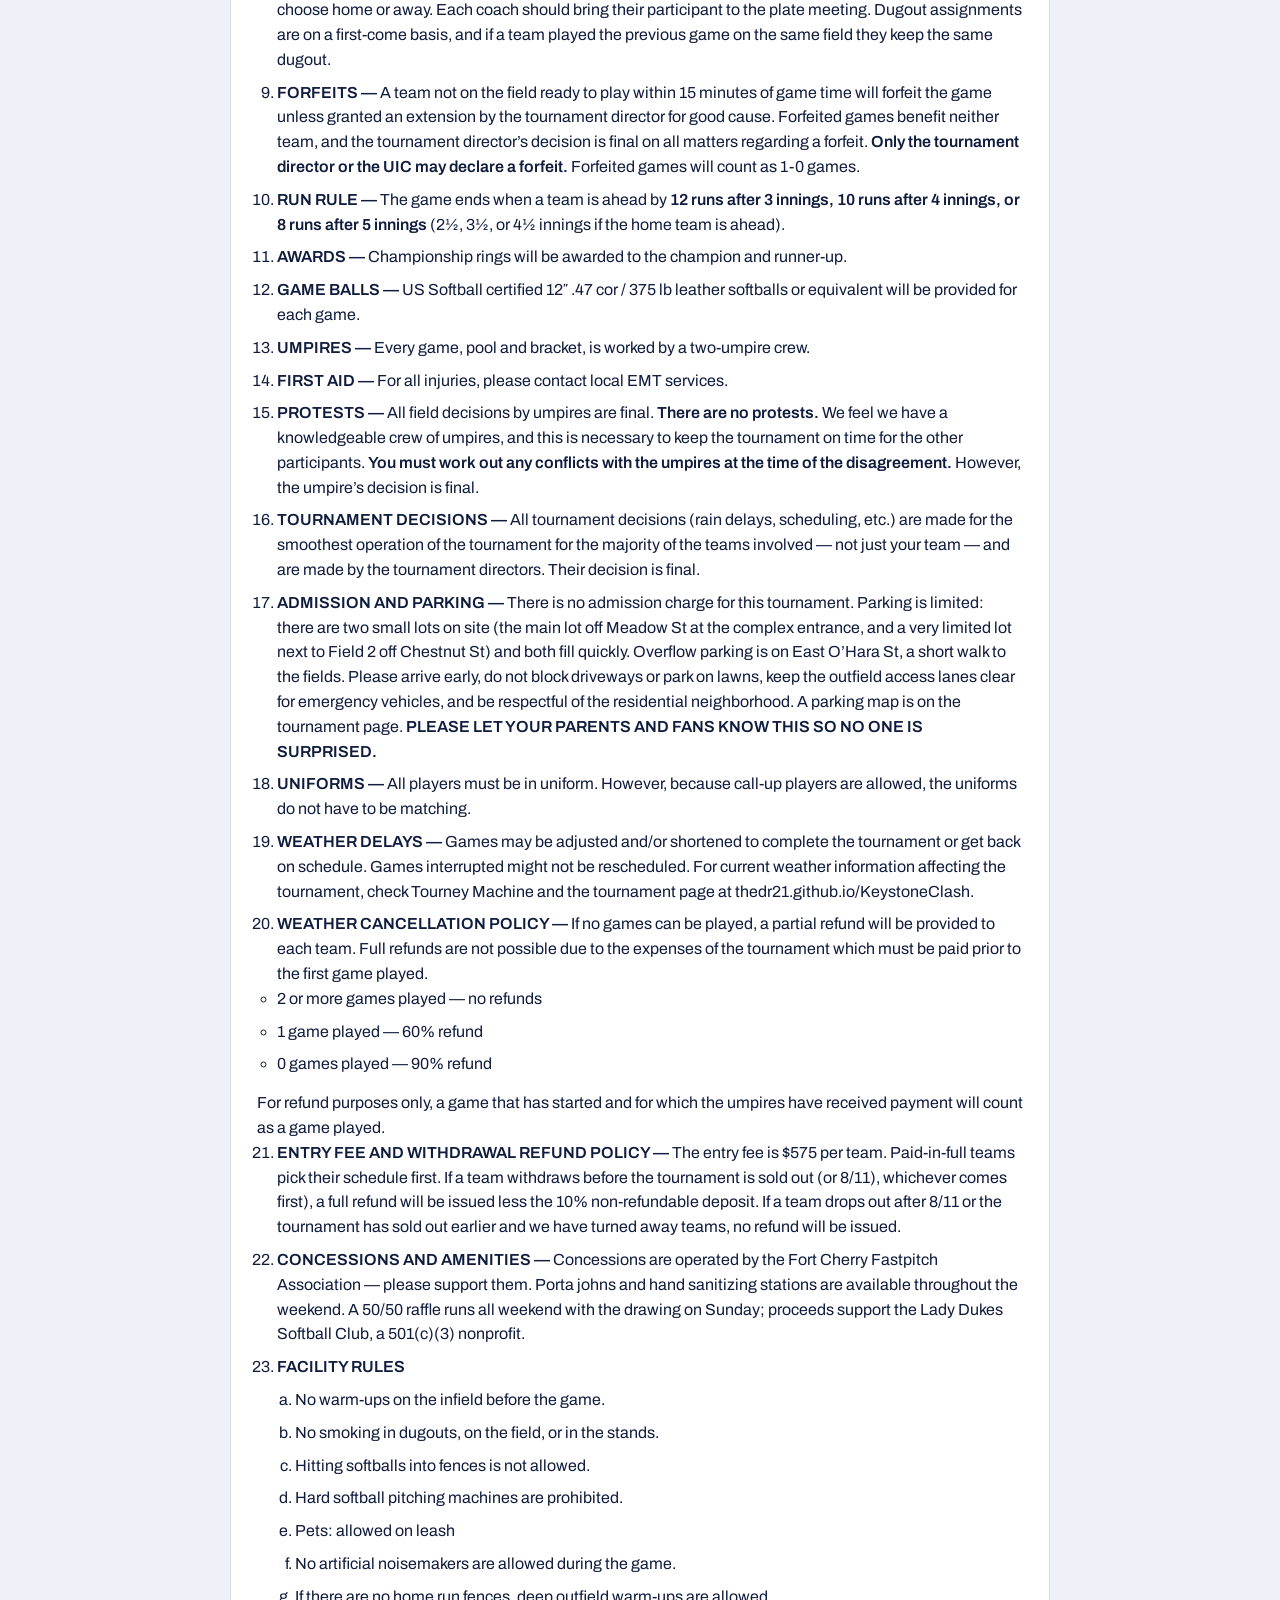
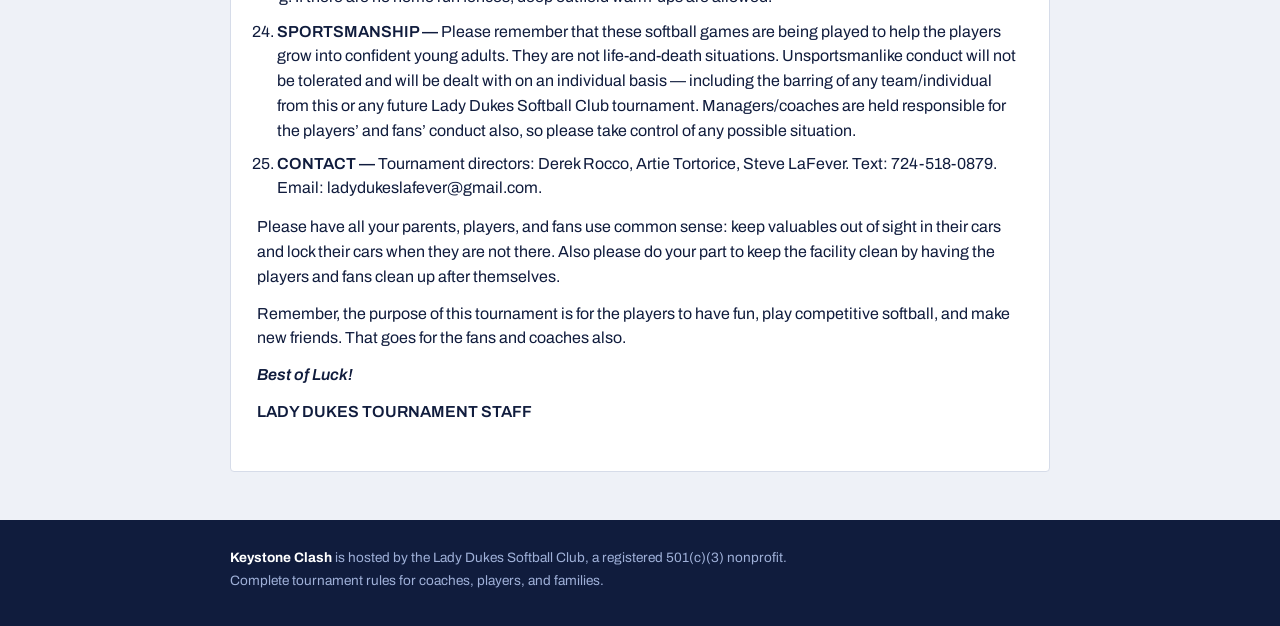
<file: pb/pb_public/popup/full-rules.html>
<!DOCTYPE html>
<html lang="en">
<head>
<meta charset="utf-8">
<meta name="viewport" content="width=device-width, initial-scale=1">
<title>Keystone Clash 2026 — Full Tournament Rules</title>
<meta name="description" content="Full tournament rules for the Keystone Clash, September 11–13, 2026, East End Park, McDonald PA.">
<link rel="preconnect" href="https://fonts.googleapis.com">
<link rel="preconnect" href="https://fonts.gstatic.com" crossorigin>
<link href="https://fonts.googleapis.com/css2?family=Archivo+Black&family=Archivo:wght@400;500;600;700&display=swap" rel="stylesheet">
<style>
:root{
  --ink:#101C3D;
  --navy:#16295E;
  --orange:#E8632A;
  --page:#EEF1F7;
  --card:#FFFFFF;
  --line:#D6DCE9;
  --muted:#6B7893;
  --maxw:860px;
}
*{box-sizing:border-box;margin:0;padding:0}
html{-webkit-text-size-adjust:100%}
body{
  font-family:"Archivo",-apple-system,BlinkMacSystemFont,"Segoe UI",sans-serif;
  background:var(--page); color:var(--ink);
  font-size:16px; line-height:1.55;
}
a{color:var(--navy)}
.wrap{max-width:var(--maxw);margin:0 auto;padding:0 20px}
.mast{background:var(--navy);color:#fff;padding:28px 0 0}
.mast h1{
  font-family:"Archivo Black","Archivo",sans-serif;
  font-size:clamp(1.8rem,7vw,3rem);
  line-height:.95; letter-spacing:-.02em; text-transform:uppercase;
}
.mast h1 em{font-style:normal;color:var(--orange)}
.mastmeta{margin-top:10px;font-size:.92rem;color:#B9C6E6;line-height:1.6}
.mastmeta strong{color:#fff;font-weight:600}
.mastbar{
  margin-top:20px;border-top:5px solid var(--orange);
  display:flex;flex-wrap:wrap;gap:0;
}
.mastbar a{
  flex:1 1 auto;min-width:140px;text-align:center;
  padding:14px 16px;color:#fff;text-decoration:none;font-weight:600;font-size:.92rem;
}
.mastbar a:hover,.mastbar a:focus-visible{background:rgba(255,255,255,.12)}
.rules{padding:36px 0 48px}
.card{
  background:var(--card);border:1px solid var(--line);border-radius:4px;
  padding:28px 26px 34px;
}
.rules-logo{
  display:block;max-width:220px;width:100%;height:auto;margin:0 auto 18px;
}
.card > p:nth-of-type(1),
.card > p:nth-of-type(2){
  text-align:center;font-family:"Archivo Black","Archivo",sans-serif;
  text-transform:uppercase;letter-spacing:.02em;line-height:1.2;
}
.card > p:nth-of-type(1){font-size:1.35rem;color:var(--navy)}
.card > p:nth-of-type(2){font-size:1.1rem;color:var(--orange);margin-bottom:8px}
.card > p:nth-of-type(3),
.card > p:nth-of-type(4),
.card > p:nth-of-type(5){
  text-align:center;color:var(--muted);font-size:.9rem;line-height:1.45;
}
.card > p:nth-of-type(5){margin-bottom:18px}
.card > p{margin:0 0 12px}
.card ol{margin:0 0 14px 1.25rem}
.card ol ol{margin:8px 0 10px 1.1rem}
.card li{margin:0 0 8px}
.card li > p{margin:0}
.card strong{font-weight:600}
.back{
  display:inline-block;margin-bottom:16px;font-weight:600;font-size:.9rem;
  text-decoration:none;border-bottom:2px solid var(--orange);padding-bottom:1px;
}
.back:hover{color:var(--orange)}
footer{background:var(--ink);color:#9FB0D8;padding:26px 0 34px;font-size:.85rem;line-height:1.7}
footer strong{color:#fff}
:focus-visible{outline:3px solid var(--orange);outline-offset:2px}
@media (max-width:520px){
  .card{padding:22px 16px 28px}
  .rules{padding:26px 0 36px}
}
</style>
</head>
<body>
<header class="mast">
  <div class="wrap">
    <h1>Keystone<em>Clash</em></h1>
    <p class="mastmeta">
      <strong>September 11–13, 2026</strong><br>
      East End Park, 51 Meadow St, McDonald, PA
    </p>
  </div>
  <nav class="wrap mastbar" aria-label="Page links">
    <a href="index.html">← Back to tournament page</a>
  </nav>
</header>
<main class="rules">
  <div class="wrap">
    <a class="back" href="index.html#info">Tournament info</a>
    <article class="card">
<p><img src="media/image1.png"
alt="Keystone Clash logo" class="rules-logo" /></p>
<p><strong>KEYSTONE CLASH 2026</strong></p>
<p><strong>TOURNAMENT RULES</strong></p>
<p>Hosted by Lady Dukes Softball Club • September 11–13, 2026</p>
<p>East End Park • 51 Meadow St, McDonald, PA 15057</p>
<p>11U &amp; 12U B/C • Limited to 8 teams • 4 games guaranteed</p>
<p>Thank you for participating in the Keystone Clash. The purpose of
this tournament is for all players to have fun and enjoy the game of
softball. Your participation, and the time you devote to helping the
players grow as young adults, make it all possible.</p>
<ol type="1">
<li><p><strong>ROSTERS AND ELIGIBILITY</strong></p></li>
</ol>
<p>There is no formal check-in for this tournament. Instead:</p>
<ol type="a">
<li><p>Each team must provide proof of insurance and proof of
sanctioning by a nationally recognized sanctioning body to the
tournament directors at ladydukeslafever@gmail.com prior to the first
game.</p></li>
<li><p>Proof of age for all players must be available throughout the
tournament and must be provided if challenged by the opposing coach. Any
eligibility protest must be made before the game starts. If a challenge
is made and the coach cannot provide proof of the player’s age, all
games in which the questionable player participated will be forfeited.
The team making the challenge must submit a $100 challenge fee.</p></li>
<li><p>No double rostering and/or roster additions are allowed
throughout the tournament unless consented to by the tournament
director.</p></li>
<li><p>Final decisions on all roster eligibility questions are made by
the tournament director.</p></li>
</ol>
<ol start="2" type="1">
<li><p><strong>SCHEDULE AND GAME RESULTS</strong></p>
<ol type="a">
<li><p>Official game times, field assignments, and results are posted on
Tourney Machine (tourneymachine.com). Live standings, stat leaders, and
GameChanger links are on the tournament page at
thedr21.github.io/KeystoneClash. Please check them regularly — as with
any tournament, last-minute changes may occur.</p></li>
<li><p>Pool play is Friday evening and Saturday morning/midday. Bracket
play begins Saturday afternoon immediately after pool play is complete,
with bracket times posted as pools finish. Semifinals and the
championship are Sunday. Plan to remain at the complex Saturday — do not
leave between pool play and bracket play.</p></li>
<li><p>After every game, the coach or scorekeeper should text both
teams’ final score to <strong>724-518-0879</strong>. Tournament staff
will record and post scores.</p></li>
<li><p><strong>It is the coach’s responsibility to verify your team’s
posted scores and record.</strong> Any dispute of game results must be
made within 2 hours of posting. The tournament director’s discretion is
final.</p></li>
</ol></li>
<li><p><strong>FORMAT</strong></p></li>
</ol>
<p>All teams will play 2 pool games. After completing pool play, all
teams will be seeded into a double-elimination bracket based on pool
play results. The championship is a single game — there is no “if
necessary” game. The final format may change depending on weather delays
or other scheduling conflicts.</p>
<ol start="4" type="1">
<li><p><strong>POOL PLAY TIEBREAKERS</strong></p></li>
</ol>
<p>Applied in order until the tie is broken:</p>
<ol type="a">
<li><p>Pool play won–loss record.</p></li>
<li><p>Head-to-head result between the tied teams.</p></li>
<li><p>Fewest runs allowed in pool play.</p></li>
<li><p>Run differential (runs scored minus runs allowed).</p></li>
<li><p>Most runs scored in pool play.</p></li>
<li><p>Coin flip.</p></li>
</ol>
<ol start="5" type="1">
<li><p><strong>MISCELLANEOUS RULES</strong></p>
<ol type="a">
<li><p>Any rescheduled or replacement games, and any crossover pool
games, will count as regular games. The tournament director’s discretion
is final on all makeup games.</p></li>
<li><p>Games are guaranteed to each team except for circumstances beyond
the tournament director’s control (e.g. rainouts, teams canceling,
umpire mis-schedules, etc.).</p></li>
<li><p>A game is official once 3 complete innings have been played (2½
innings if the home team is ahead), unless ended earlier by the run
rule. If play is stopped mid-inning by weather or other cause, the score
reverts to the last completed inning. Games stopped before becoming
official are recorded as a rainout.</p></li>
<li><p>It is the responsibility of each coach to understand their final
rankings in pool play and where and when they will play their bracket
game. Pool play rankings are not complete until the standings are marked
“FINAL.” <strong>DO NOT LEAVE THE PARK AFTER YOUR LAST POOL PLAY GAME
UNTIL A REPRESENTATIVE FROM YOUR TEAM HAS VERIFIED YOUR TEAM’S
RECORD.</strong></p></li>
</ol></li>
<li><p><strong>GAME LENGTH</strong></p>
<ol type="a">
<li><p>All games are 6 innings.</p></li>
<li><p>The time limit on all pool play and bracket play games is 90
minutes. This will help keep the tournament on time for the other teams,
fans, and spectators, even if this results in a shorter game. The
umpire’s time is the official time. The only exception is weather
delays: the tournament director may shorten time limits as needed to get
the tournament back on schedule.</p></li>
<li><p>No inning shall start after 90 minutes; however, the current
inning will be completed (unless the home team is ahead and at bat). An
inning shall start upon the last out of the previous inning.</p></li>
<li><p>In pool play, tie games are allowed and shall be recorded as
such.</p></li>
<li><p>In bracket play, games cannot end in a tie. If the game is tied
after 6 innings, or when the time limit expires, the international
tiebreaker will be used until a winner is determined.</p></li>
<li><p>If the umpires are ready to start before the scheduled start
time, the coaches are to have their teams prepared to play up to 30
minutes prior to scheduled start time.</p></li>
<li><p><strong>Championship games have no time limit</strong> and will
be played a full 6 innings. If tied after 6 innings, the international
tiebreaker will be used until a winner is determined.</p></li>
</ol></li>
<li><p><strong>USA SOFTBALL RULES APPLY</strong> with the following
tournament exceptions <strong>IN POOL AND BRACKET PLAY:</strong></p>
<ol type="a">
<li><p>Because the intent of this tournament is to give the players more
playing time, the coach has the option of batting up to his/her entire
lineup. This is strictly a coaching option and must be declared at the
plate meeting. This means you can bat up to everyone on the roster, and
any 9 on the team can play defense. The official batting order (lineup
card) is handed to the umpire at the start of the game and must include
first and last name, defensive position, and uniform number of each
player. Those not listed in the batting order need to be listed as
substitutes with first and last name and uniform number. Normal batting
order substitution rules apply. To help play as many girls as possible,
if the coach has chosen to bat more than 9, an out is not declared if 1
player is injured and then her batting position comes up. Once an
injured player is removed on offense, she may not re-enter.</p></li>
<li><p>A courtesy runner may be used for the current pitcher or catcher
at any time. Any player can be used. If the player is still on base when
her batting position comes up, the runner will be declared an out and
the player will assume their at-bat.</p></li>
<li><p>There is free defensive substitution in the field for teams
batting their entire lineup. Any team that is not will follow USA
Softball substitution rules.</p></li>
</ol></li>
<li><p><strong>HOME TEAM —</strong> In both pool play and bracket play,
home team will be determined by <strong>Softball Roll.</strong> The
coaches will choose a player or team representative to stand in the
batter’s box closest to their dugout. The verbal instructions of “1, 2,
3, Roll” will be given by the umpire. Both participants will roll a
softball toward the pitcher’s plate while both feet are still in the
batter’s box. Note: it does not matter if the ball goes beyond the
pitcher’s plate. The closest ball to the pitcher’s plate is the winner
and that coach has the option to choose home or away. Each coach should
bring their participant to the plate meeting. Dugout assignments are on
a first-come basis, and if a team played the previous game on the same
field they keep the same dugout.</p></li>
<li><p><strong>FORFEITS —</strong> A team not on the field ready to play
within 15 minutes of game time will forfeit the game unless granted an
extension by the tournament director for good cause. Forfeited games
benefit neither team, and the tournament director’s decision is final on
all matters regarding a forfeit. <strong>Only the tournament director or
the UIC may declare a forfeit.</strong> Forfeited games will count as
1-0 games.</p></li>
<li><p><strong>RUN RULE —</strong> The game ends when a team is ahead by
<strong>12 runs after 3 innings, 10 runs after 4 innings, or 8 runs
after 5 innings</strong> (2½, 3½, or 4½ innings if the home team is
ahead).</p></li>
<li><p><strong>AWARDS —</strong> Championship rings will be awarded to
the champion and runner-up.</p></li>
<li><p><strong>GAME BALLS —</strong> US Softball certified 12″ .47 cor /
375 lb leather softballs or equivalent will be provided for each
game.</p></li>
<li><p><strong>UMPIRES —</strong> Every game, pool and bracket, is
worked by a two-umpire crew.</p></li>
<li><p><strong>FIRST AID —</strong> For all injuries, please contact
local EMT services.</p></li>
<li><p><strong>PROTESTS —</strong> All field decisions by umpires are
final. <strong>There are no protests.</strong> We feel we have a
knowledgeable crew of umpires, and this is necessary to keep the
tournament on time for the other participants. <strong>You must work out
any conflicts with the umpires at the time of the disagreement.</strong>
However, the umpire’s decision is final.</p></li>
<li><p><strong>TOURNAMENT DECISIONS —</strong> All tournament decisions
(rain delays, scheduling, etc.) are made for the smoothest operation of
the tournament for the majority of the teams involved — not just your
team — and are made by the tournament directors. Their decision is
final.</p></li>
<li><p><strong>ADMISSION AND PARKING —</strong> There is no admission
charge for this tournament. Parking is limited: there are two small lots
on site (the main lot off Meadow St at the complex entrance, and a very
limited lot next to Field 2 off Chestnut St) and both fill quickly.
Overflow parking is on East O’Hara St, a short walk to the fields.
Please arrive early, do not block driveways or park on lawns, keep the
outfield access lanes clear for emergency vehicles, and be respectful of
the residential neighborhood. A parking map is on the tournament page.
<strong>PLEASE LET YOUR PARENTS AND FANS KNOW THIS SO NO ONE IS
SURPRISED.</strong></p></li>
<li><p><strong>UNIFORMS —</strong> All players must be in uniform.
However, because call-up players are allowed, the uniforms do not have
to be matching.</p></li>
<li><p><strong>WEATHER DELAYS —</strong> Games may be adjusted and/or
shortened to complete the tournament or get back on schedule. Games
interrupted might not be rescheduled. For current weather information
affecting the tournament, check Tourney Machine and the tournament page
at thedr21.github.io/KeystoneClash.</p></li>
<li><p><strong>WEATHER CANCELLATION POLICY —</strong> If no games can be
played, a partial refund will be provided to each team. Full refunds are
not possible due to the expenses of the tournament which must be paid
prior to the first game played.</p>
<ul>
<li><p>2 or more games played — no refunds</p></li>
<li><p>1 game played — 60% refund</p></li>
<li><p>0 games played — 90% refund</p></li>
</ul></li>
</ol>
<blockquote>
<p>For refund purposes only, a game that has started and for which the
umpires have received payment will count as a game played.</p>
</blockquote>
<ol start="21" type="1">
<li><p><strong>ENTRY FEE AND WITHDRAWAL REFUND POLICY —</strong> The
entry fee is $575 per team. Paid-in-full teams pick their schedule
first. If a team withdraws before the tournament is sold out (or 8/11),
whichever comes first), a full refund will be issued less the 10%
non-refundable deposit. If a team drops out after 8/11 or the tournament
has sold out earlier and we have turned away teams, no refund will be
issued.</p></li>
<li><p><strong>CONCESSIONS AND AMENITIES —</strong> Concessions are
operated by the Fort Cherry Fastpitch Association — please support them.
Porta johns and hand sanitizing stations are available throughout the
weekend. A 50/50 raffle runs all weekend with the drawing on Sunday;
proceeds support the Lady Dukes Softball Club, a 501(c)(3)
nonprofit.</p></li>
<li><p><strong>FACILITY RULES</strong></p>
<ol type="a">
<li><p>No warm-ups on the infield before the game.</p></li>
<li><p>No smoking in dugouts, on the field, or in the stands.</p></li>
<li><p>Hitting softballs into fences is not allowed.</p></li>
<li><p>Hard softball pitching machines are prohibited.</p></li>
<li><p>Pets: allowed on leash</p></li>
<li><p>No artificial noisemakers are allowed during the game.</p></li>
<li><p>If there are no home run fences, deep outfield warm-ups are
allowed.</p></li>
</ol></li>
<li><p><strong>SPORTSMANSHIP —</strong> Please remember that these
softball games are being played to help the players grow into confident
young adults. They are not life-and-death situations. Unsportsmanlike
conduct will not be tolerated and will be dealt with on an individual
basis — including the barring of any team/individual from this or any
future Lady Dukes Softball Club tournament. Managers/coaches are held
responsible for the players’ and fans’ conduct also, so please take
control of any possible situation.</p></li>
<li><p><strong>CONTACT —</strong> Tournament directors: Derek Rocco,
Artie Tortorice, Steve LaFever. Text: 724-518-0879. Email:
ladydukeslafever@gmail.com.</p></li>
</ol>
<p>Please have all your parents, players, and fans use common sense:
keep valuables out of sight in their cars and lock their cars when they
are not there. Also please do your part to keep the facility clean by
having the players and fans clean up after themselves.</p>
<p>Remember, the purpose of this tournament is for the players to have
fun, play competitive softball, and make new friends. That goes for the
fans and coaches also.</p>
<p><em><strong>Best of Luck!</strong></em></p>
<p><strong>LADY DUKES TOURNAMENT STAFF</strong></p>

    </article>
  </div>
</main>
<footer>
  <div class="wrap">
    <strong>Keystone Clash</strong> is hosted by the Lady Dukes Softball Club, a registered 501(c)(3) nonprofit.<br>
    Complete tournament rules for coaches, players, and families.
  </div>
</footer>
</body>
</html>
</file>
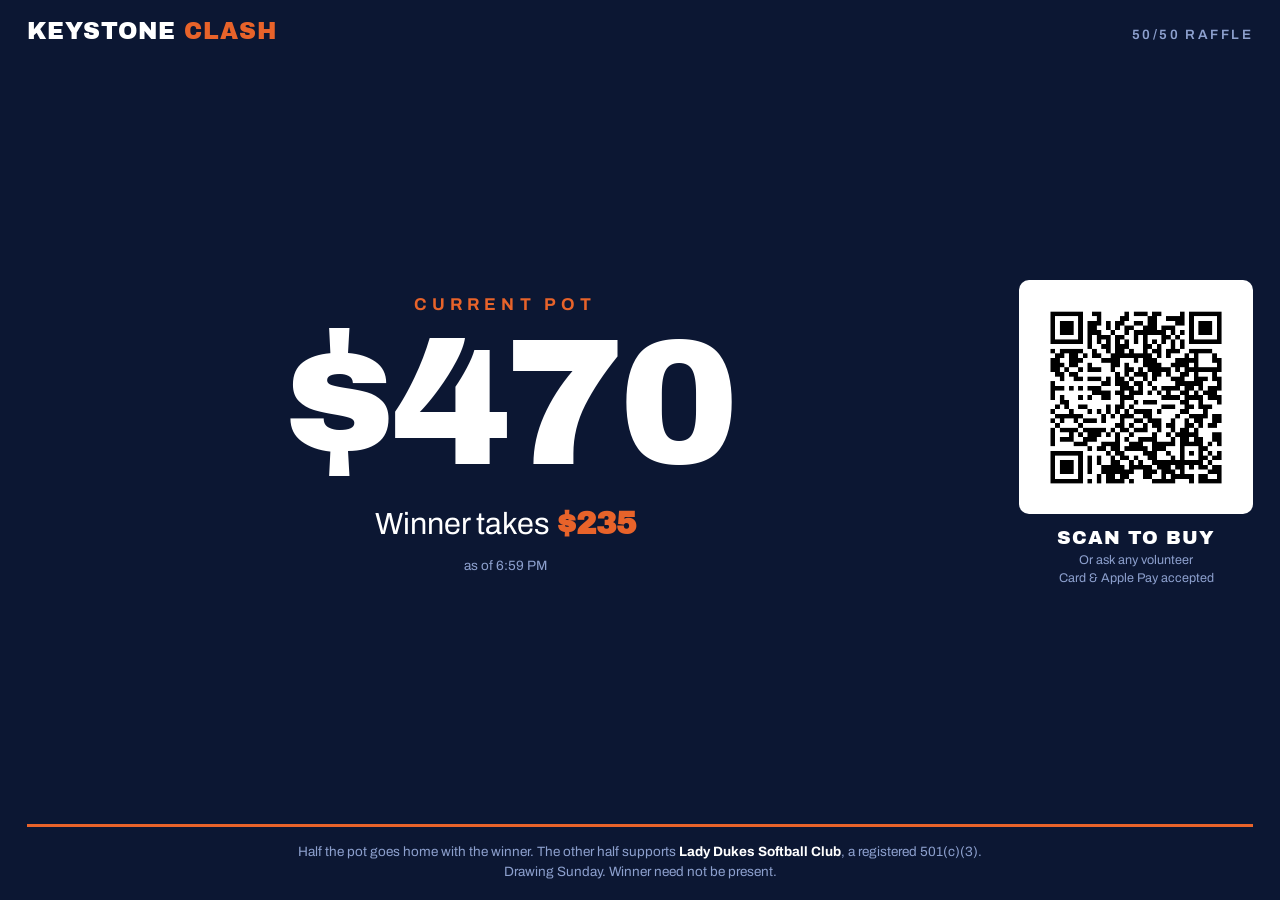
<file: pb/pb_public/popup/raffle.html>
<!DOCTYPE html>
<html lang="en">
<head>
<meta charset="utf-8">
<meta name="viewport" content="width=device-width, initial-scale=1, viewport-fit=cover">
<title>Keystone Clash 50/50 — Current Pot</title>
<meta name="robots" content="noindex">
<link rel="preconnect" href="https://fonts.googleapis.com">
<link rel="preconnect" href="https://fonts.gstatic.com" crossorigin>
<link href="https://fonts.googleapis.com/css2?family=Archivo+Black&family=Archivo:wght@400;600;700&display=swap" rel="stylesheet">
<style>
:root{ --navy:#14295E; --ink:#0C1733; --orange:#E8632A; --dim:#8DA0CE; }
*{box-sizing:border-box;margin:0;padding:0}
html,body{height:100%}
body{
  font-family:"Archivo",system-ui,sans-serif;
  background:var(--ink); color:#fff;
  min-height:100dvh; display:flex; flex-direction:column;
  padding:max(2vmin,14px) max(3vmin,16px);
  overflow:hidden; -webkit-font-smoothing:antialiased;
}

header{display:flex;justify-content:space-between;align-items:baseline;gap:12px;flex-wrap:wrap}
.brand{font-family:"Archivo Black",sans-serif;font-size:clamp(1rem,2.6vmin,1.9rem);
  letter-spacing:.04em;text-transform:uppercase}
.brand em{font-style:normal;color:var(--orange)}
.tag{font-size:clamp(.7rem,1.5vmin,1.05rem);color:var(--dim);letter-spacing:.18em;font-weight:600}

main{flex:1;display:flex;gap:4vmin;align-items:center;justify-content:center;min-height:0}

.potwrap{flex:1 1 60%;text-align:center;min-width:0}
.lbl{font-size:clamp(.75rem,1.9vmin,1.4rem);letter-spacing:.3em;color:var(--orange);
  font-weight:700;margin-bottom:1vmin}
#total{
  font-family:"Archivo Black",sans-serif;
  font-size:clamp(4rem,20vmin,17rem); line-height:.9; letter-spacing:-.035em;
  transition:transform .5s ease;
}
#total.bump{transform:scale(1.06)}
.takes{margin-top:2.2vmin;font-size:clamp(1rem,3.4vmin,2.6rem);color:#fff;line-height:1.25}
.takes b{color:var(--orange);font-family:"Archivo Black",sans-serif}
.stamp{margin-top:1.6vmin;font-size:clamp(.7rem,1.5vmin,1.05rem);color:var(--dim)}

.qr{flex:0 0 auto;text-align:center}
.qr img{
  width:clamp(140px,26vmin,340px);height:clamp(140px,26vmin,340px);
  background:#fff;padding:1.4vmin;border-radius:10px;display:block;
}
.qr .cta{margin-top:1.4vmin;font-family:"Archivo Black",sans-serif;
  font-size:clamp(.85rem,2.1vmin,1.6rem);letter-spacing:.05em}
.qr .sub{font-size:clamp(.68rem,1.4vmin,1rem);color:var(--dim);margin-top:.5vmin;line-height:1.4}

footer{text-align:center;font-size:clamp(.68rem,1.5vmin,1.05rem);color:var(--dim);
  border-top:3px solid var(--orange);padding-top:1.6vmin;line-height:1.5}
footer b{color:#fff}

.empty #total{font-size:clamp(2rem,9vmin,7rem);color:var(--dim)}
.empty .takes,.empty .stamp{display:none}

@media (orientation:portrait), (max-width:760px){
  main{flex-direction:column;gap:3vmin}
  .potwrap{flex:0 0 auto}
}
</style>
</head>
<body>

<header>
  <div class="brand">Keystone <em>Clash</em></div>
  <div class="tag">50/50 RAFFLE</div>
</header>

<main>
  <div class="potwrap">
    <div class="lbl">CURRENT POT</div>
    <div id="total">&mdash;</div>
    <div class="takes">Winner takes <b id="half">&mdash;</b></div>
    <div class="stamp" id="stamp"></div>
  </div>

  <div class="qr">
    <img src="raffle-qr.png" alt="QR code to buy 50/50 raffle tickets">
    <div class="cta">SCAN TO BUY</div>
    <div class="sub">Or ask any volunteer<br>Card &amp; Apple Pay accepted</div>
  </div>
</main>

<footer>
  Half the pot goes home with the winner. The other half supports
  <b>Lady Dukes Softball Club</b>, a registered 501(c)(3).<br>
  Drawing Sunday. Winner need not be present.
</footer>

<script>
const usd = n => n.toLocaleString('en-US',
  { style:'currency', currency:'USD', maximumFractionDigits:0 });

let last = null;

function paint(r){
  const pot   = Number(r && r.raised);
  const total = document.getElementById('total');
  const stamp = document.getElementById('stamp');

  if(!(pot > 0)){
    document.body.classList.add('empty');
    total.textContent = 'Be the first';
    return;
  }
  document.body.classList.remove('empty');
  total.textContent = usd(pot);
  document.getElementById('half').textContent = usd(Math.floor(pot / 2));

  if(r.updated){
    const t = new Date(r.updated);
    stamp.textContent = 'as of ' + t.toLocaleTimeString('en-US',
      { hour:'numeric', minute:'2-digit' });
  }
  if(last !== null && pot !== last){        // brief pulse when the pot grows
    total.classList.add('bump');
    setTimeout(() => total.classList.remove('bump'), 600);
  }
  last = pot;
}

async function refresh(){
  try{
    // cache-buster: GitHub Pages will happily serve a stale data.json otherwise
    const res = await fetch('data.json?t=' + Date.now(), { cache:'no-store' });
    if(!res.ok) return;
    paint((await res.json()).raffle);
  }catch(e){ /* keep the last good number on screen */ }
}

refresh();
setInterval(refresh, 60000);

// keep the screen awake on tablets that allow it
if('wakeLock' in navigator){
  const hold = () => navigator.wakeLock.request('screen').catch(() => {});
  hold();
  document.addEventListener('visibilitychange', () => {
    if(document.visibilityState === 'visible') hold();
  });
}
</script>
</body>
</html>
</file>
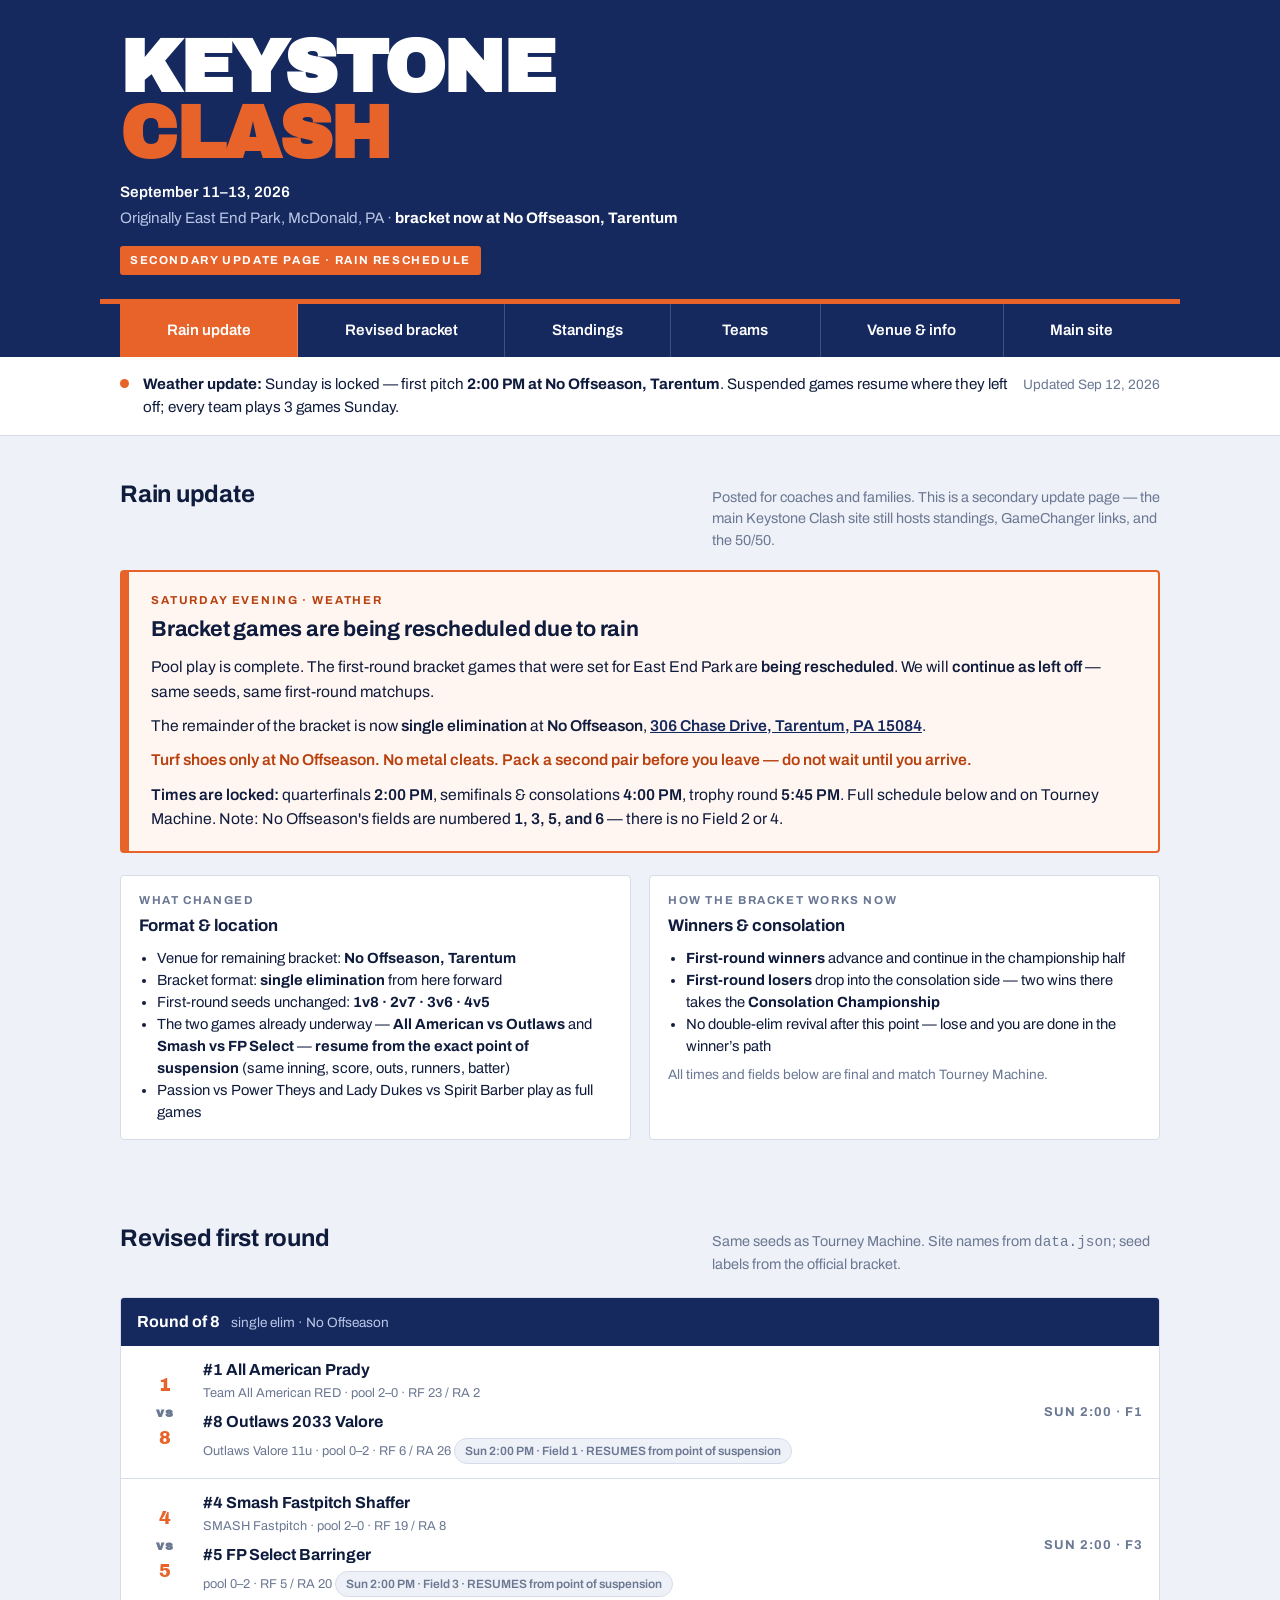
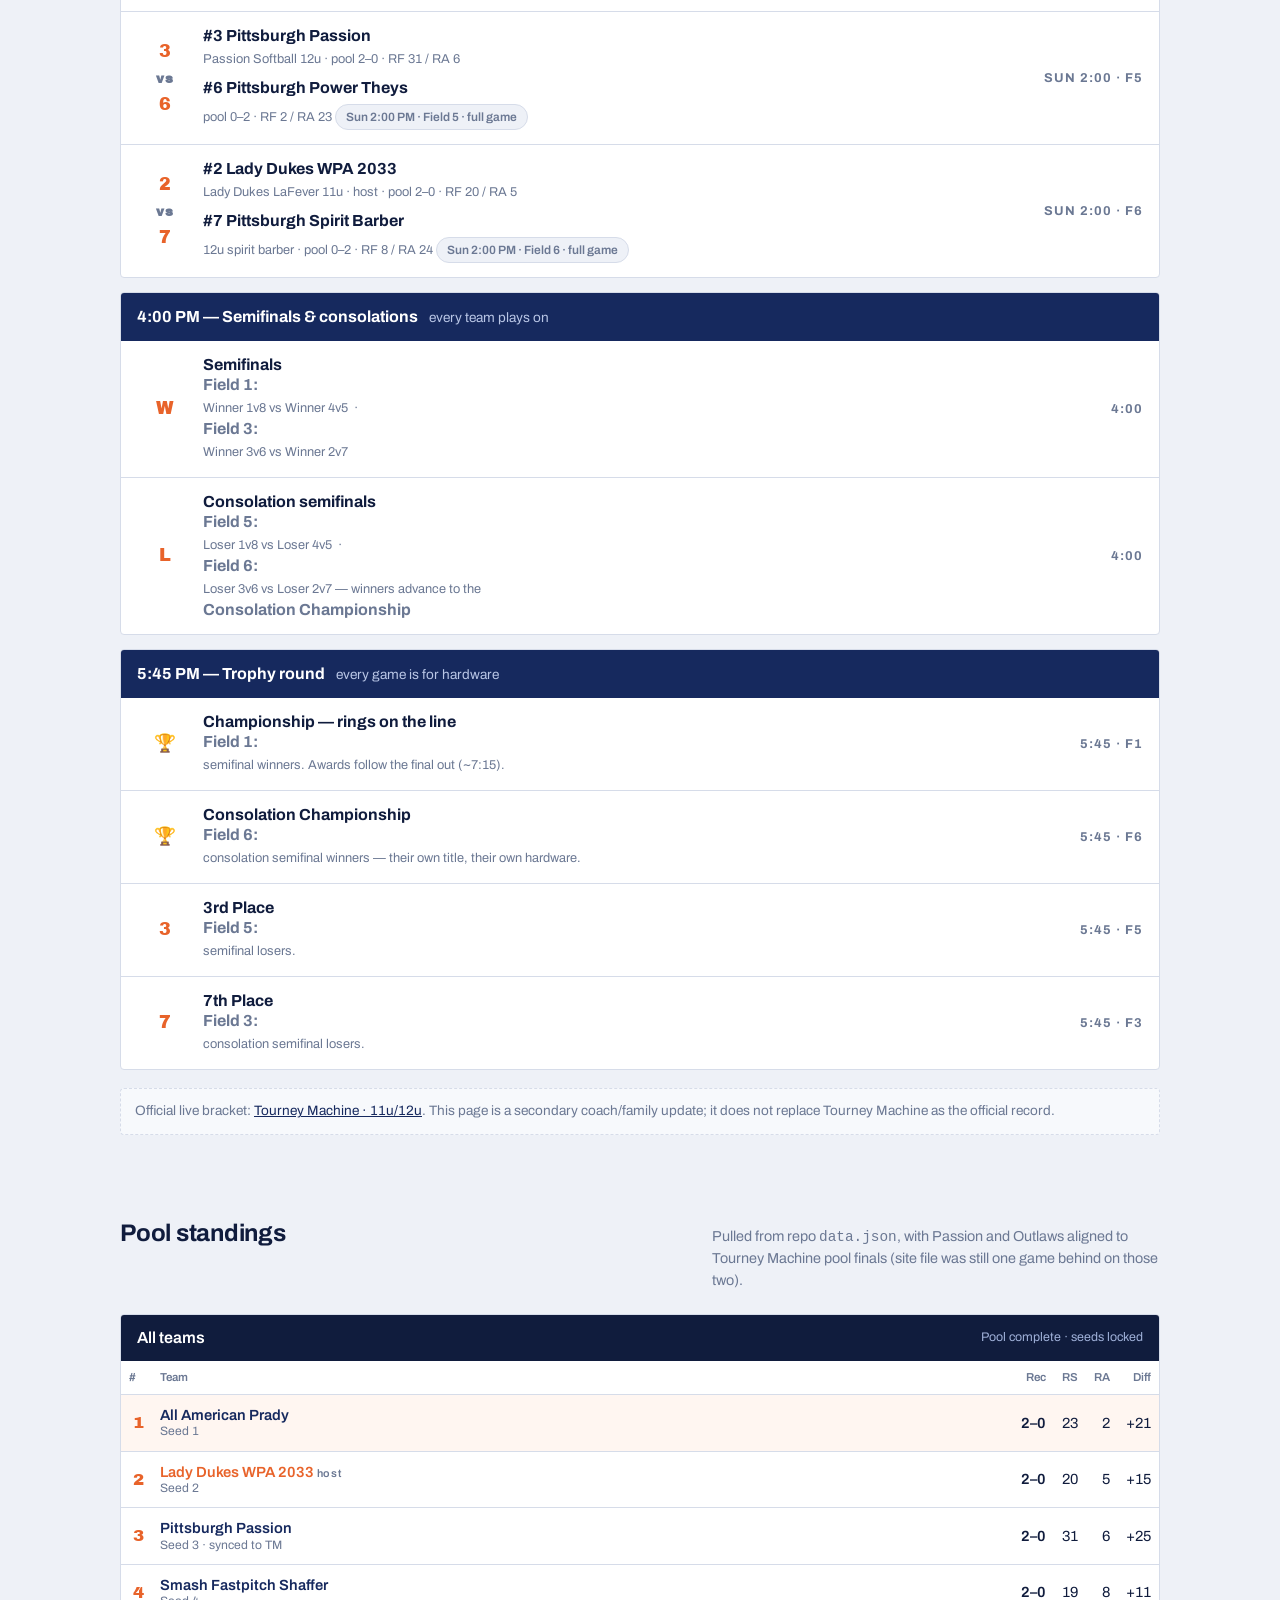
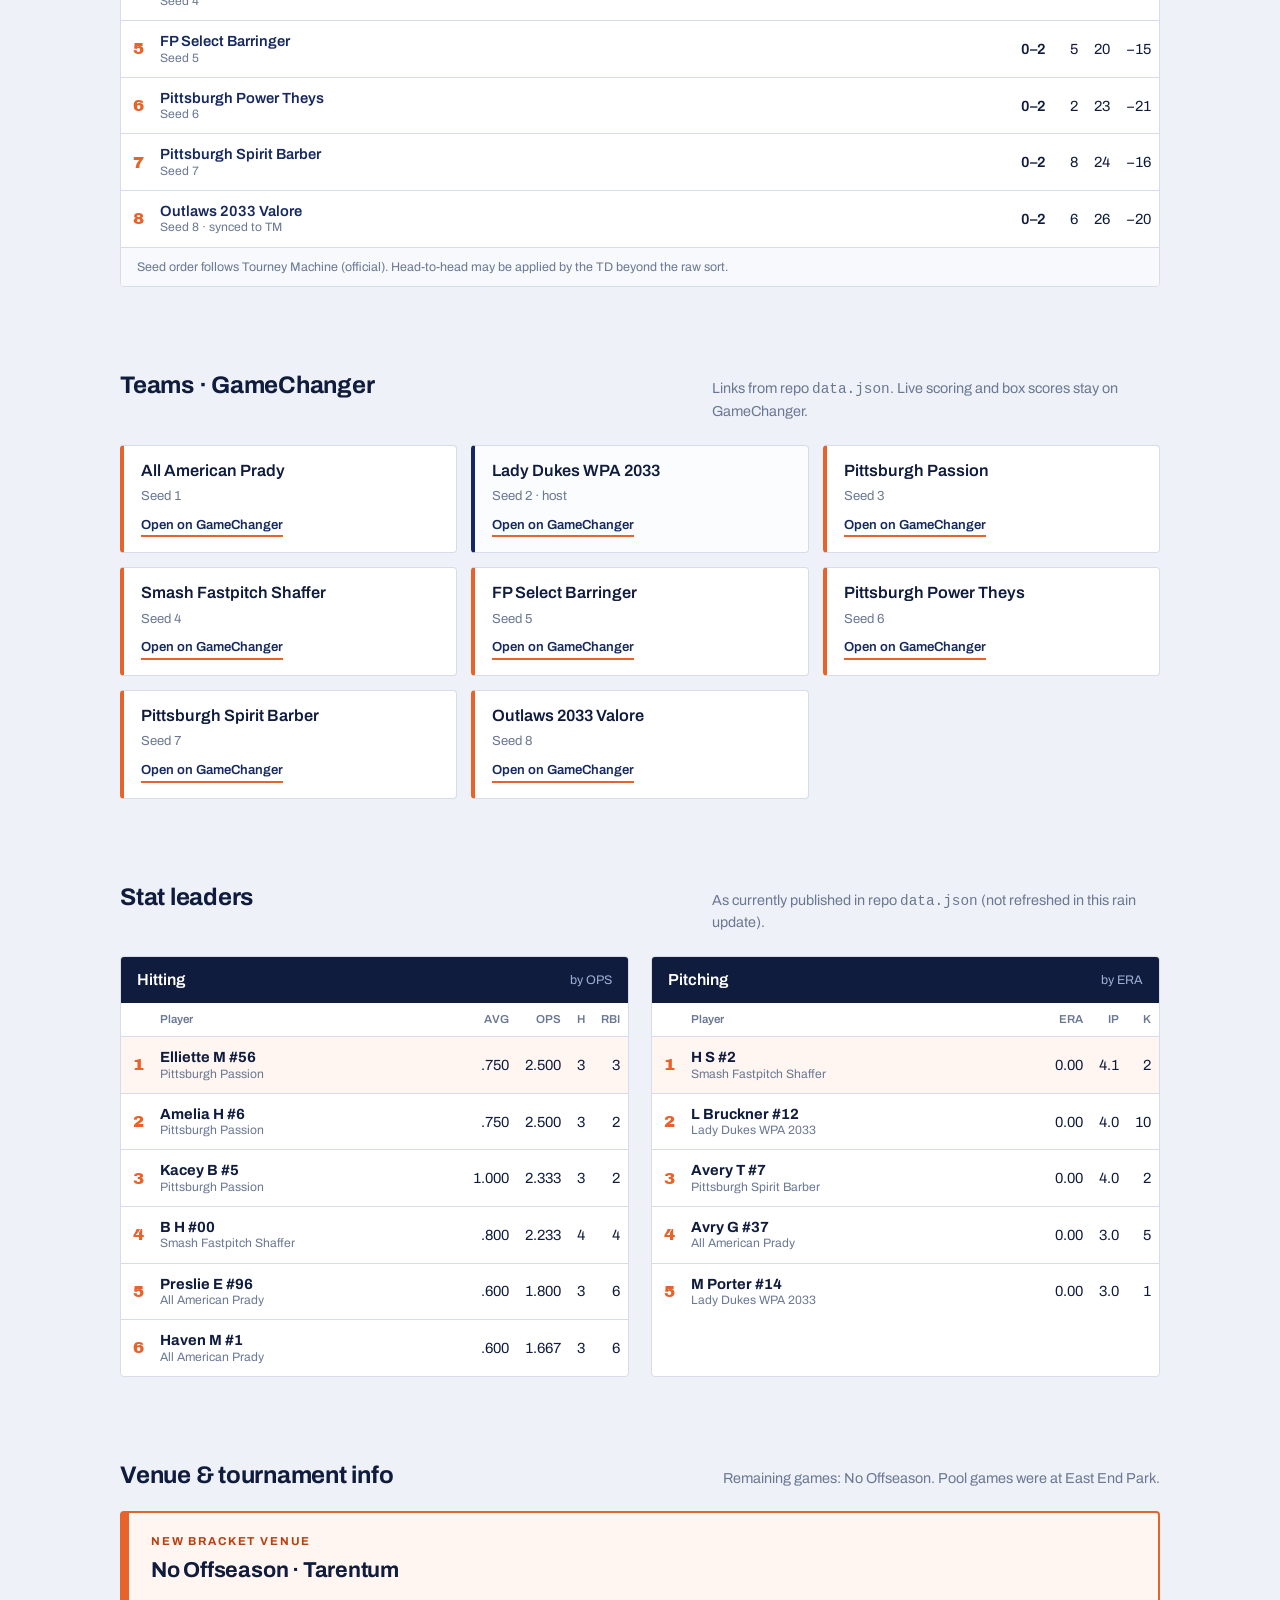
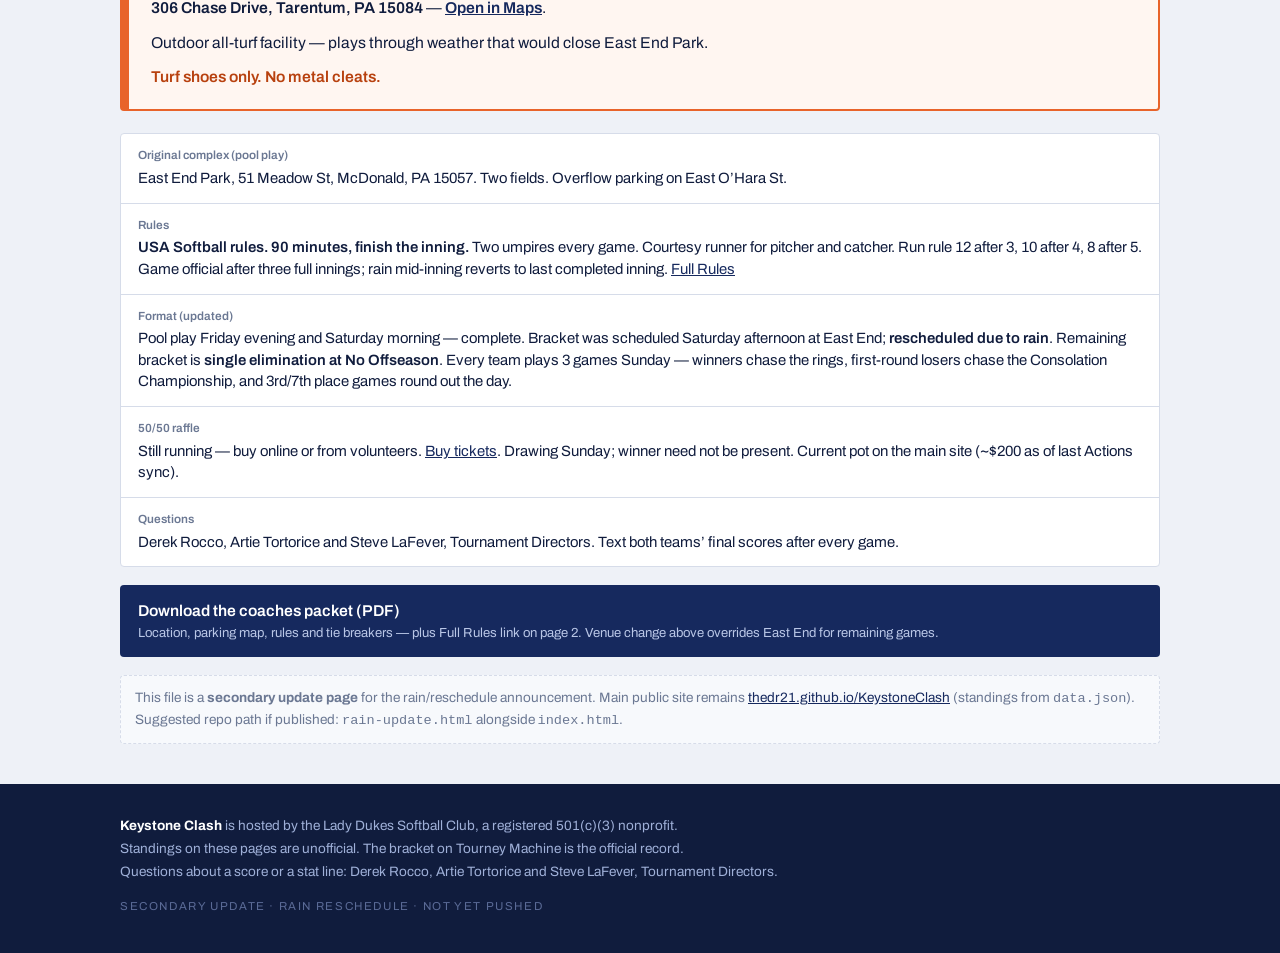
<file: pb/pb_public/popup/rain-update.html>
<!DOCTYPE html>
<html lang="en">
<head>
<meta charset="utf-8">
<meta name="viewport" content="width=device-width, initial-scale=1">
<title>Keystone Clash 2026 — Rain Update · Bracket moves to No Offseason</title>
<meta name="description" content="Weather update for Keystone Clash: Saturday bracket games rescheduled. Single-elimination continues at No Offseason, Tarentum PA.">
<link rel="preconnect" href="https://fonts.googleapis.com">
<link rel="preconnect" href="https://fonts.gstatic.com" crossorigin>
<link href="https://fonts.googleapis.com/css2?family=Archivo+Black&family=Archivo:wght@400;500;600;700&display=swap" rel="stylesheet">
<style>
:root{
  --ink:#101C3D;
  --navy:#16295E;
  --orange:#E8632A;
  --page:#EEF1F7;
  --card:#FFFFFF;
  --line:#D6DCE9;
  --muted:#6B7893;
  --maxw:1080px;
  --warnbg:#FFF6F1;
  --warnink:#B8410F;
}
*{box-sizing:border-box;margin:0;padding:0}
html{-webkit-text-size-adjust:100%}
body{
  font-family:"Archivo",-apple-system,BlinkMacSystemFont,"Segoe UI",sans-serif;
  background:var(--page); color:var(--ink);
  font-size:16px; line-height:1.5;
  font-variant-numeric:tabular-nums;
}
a{color:var(--navy)}
.wrap{max-width:var(--maxw);margin:0 auto;padding:0 20px}

.mast{background:var(--navy);color:#fff;padding:34px 0 0}
.mast h1{
  font-family:"Archivo Black","Archivo",sans-serif;
  font-size:clamp(2.4rem,9vw,4.6rem);
  line-height:.9; letter-spacing:-.02em; text-transform:uppercase;
}
.mast h1 em{font-style:normal;color:var(--orange);display:block}
.mastmeta{margin-top:14px;font-size:.95rem;color:#B9C6E6;line-height:1.7}
.mastmeta strong{color:#fff;font-weight:600}
.badge{
  display:inline-block;margin-top:14px;background:var(--orange);color:#fff;
  font-size:.72rem;font-weight:700;letter-spacing:.14em;padding:6px 10px;border-radius:3px;
}
.mastbar{
  margin-top:24px;border-top:5px solid var(--orange);
  display:flex;flex-wrap:wrap;gap:0;
}
.mastbar a{
  flex:1 1 auto;min-width:150px;text-align:center;
  padding:15px 16px;color:#fff;text-decoration:none;font-weight:600;font-size:.95rem;
  border-right:1px solid rgba(255,255,255,.18);
}
.mastbar a:last-child{border-right:0}
.mastbar a:hover,.mastbar a:focus-visible{background:rgba(255,255,255,.12)}
.mastbar a.live{background:var(--orange)}
.mastbar a.live:hover{background:#cf5320}

.status{
  background:#fff;border-bottom:1px solid var(--line);
  padding:16px 0;font-size:.95rem;
}
.status .wrap{display:flex;gap:14px;align-items:baseline;flex-wrap:wrap}
.dot{width:9px;height:9px;border-radius:50%;background:var(--orange);flex:none;
     transform:translateY(-1px)}
.status p{flex:1 1 300px;margin:0}
.status time{color:var(--muted);font-size:.85rem}

section{padding:40px 0}
.shead{display:flex;align-items:baseline;justify-content:space-between;gap:16px;
       margin-bottom:6px;flex-wrap:wrap}
.shead h2{font-size:1.5rem;letter-spacing:-.01em}
.shead p{color:var(--muted);font-size:.9rem;max-width:56ch}

.alert{
  background:var(--warnbg);border:2px solid var(--orange);border-left:9px solid var(--orange);
  border-radius:4px;padding:20px 22px;margin-top:18px;
}
.alert .k{font-size:.72rem;letter-spacing:.16em;font-weight:700;color:var(--warnink)}
.alert h3{font-size:1.35rem;margin:4px 0 10px;letter-spacing:-.01em}
.alert p{font-size:.98rem;line-height:1.55;margin-bottom:10px}
.alert p:last-child{margin-bottom:0}
.alert b{font-weight:600}
.alert .warn{color:var(--warnink);font-weight:600}
.alert a{font-weight:600}

.grid2{display:grid;grid-template-columns:repeat(auto-fit,minmax(280px,1fr));gap:18px;margin-top:22px}
.card{
  background:var(--card);border:1px solid var(--line);border-radius:4px;padding:16px 18px;
}
.card h3{font-size:1.05rem;margin-bottom:8px}
.card p,.card li{font-size:.92rem;color:var(--ink);line-height:1.5}
.card ul{margin:8px 0 0 1.1em}
.card .muted{color:var(--muted);font-size:.85rem;margin-top:8px}
.kicker{font-size:.72rem;letter-spacing:.14em;font-weight:700;color:var(--muted);margin-bottom:4px}

.pools{display:grid;grid-template-columns:repeat(auto-fit,minmax(330px,1fr));gap:22px;margin-top:22px}
.pool{background:var(--card);border:1px solid var(--line);border-radius:4px;overflow:hidden}
.pool h3{
  background:var(--ink);color:#fff;padding:11px 16px;font-size:1rem;font-weight:600;
  display:flex;justify-content:space-between;align-items:center;gap:10px;
}
.pool h3 span{font-size:.78rem;font-weight:400;color:#9FB0D8}
table{width:100%;border-collapse:collapse;font-size:.92rem}
th{
  text-align:right;padding:8px 8px;font-size:.72rem;font-weight:600;color:var(--muted);
  border-bottom:1px solid var(--line);white-space:nowrap;
}
th:first-child,th:nth-child(2){text-align:left}
td{padding:11px 8px;border-bottom:1px solid var(--line);text-align:right;white-space:nowrap}
tr:last-child td{border-bottom:0}
td.rank{
  width:34px;text-align:center;padding-left:12px;
  font-family:"Archivo Black",sans-serif;color:var(--orange);font-size:1.05rem;
}
td.team{text-align:left;white-space:normal;line-height:1.25;width:99%}
td.team a{font-weight:600;text-decoration:none}
td.team a:hover{text-decoration:underline}
td.team small{display:block;color:var(--muted);font-size:.76rem;font-weight:400}
td.rec{font-weight:600}
.pool tbody tr:first-child{background:#FFF6F1}
td.team a.host{color:var(--orange)}
td.team a.host::after{content:"  host";font-size:.68rem;font-weight:600;color:var(--muted);letter-spacing:.06em}
.poolfoot{padding:10px 16px;font-size:.78rem;color:var(--muted);background:#F7F9FC;
          border-top:1px solid var(--line)}

.bracket{display:grid;gap:14px;margin-top:22px}
.rnd{background:var(--card);border:1px solid var(--line);border-radius:4px;overflow:hidden}
.rnd h3{background:var(--navy);color:#fff;padding:12px 16px;font-size:1rem}
.rnd h3 span{font-weight:400;color:#B9C6E6;font-size:.85rem;margin-left:8px}
.match{
  display:grid;grid-template-columns:56px 1fr auto;gap:10px;align-items:center;
  padding:14px 16px;border-bottom:1px solid var(--line);
}
.match:last-child{border-bottom:0}
.match .seed{
  font-family:"Archivo Black",sans-serif;color:var(--orange);font-size:1.1rem;text-align:center;
}
.match .who b{display:block;font-size:1rem;line-height:1.25}
.match .who small{color:var(--muted);font-size:.8rem}
.match .vs{color:var(--muted);font-weight:700;font-size:.8rem;letter-spacing:.08em}
.consolation .rnd h3{background:var(--ink)}
.note-pill{
  display:inline-block;margin-top:6px;background:#EEF1F7;border:1px solid var(--line);
  border-radius:999px;padding:3px 10px;font-size:.75rem;color:var(--muted);font-weight:600;
}

.teams{display:grid;grid-template-columns:repeat(auto-fill,minmax(260px,1fr));gap:14px;margin-top:22px}
.tcard{
  background:var(--card);border:1px solid var(--line);border-left:4px solid var(--orange);
  border-radius:4px;padding:15px 17px;display:block;text-decoration:none;color:inherit;
}
.tcard:hover,.tcard:focus-visible{border-color:var(--navy);background:#FBFCFE}
.tcard.host{border-left-color:var(--navy);background:#FBFCFE}
.tcard b{display:block;font-size:1.02rem;font-weight:600;line-height:1.25}
.tcard span{display:block;margin-top:5px;font-size:.82rem;color:var(--muted)}
.tcard u{display:inline-block;margin-top:9px;font-size:.82rem;color:var(--navy);
         text-decoration:none;font-weight:600;border-bottom:2px solid var(--orange);padding-bottom:1px}

.facts{background:var(--card);border:1px solid var(--line);border-radius:4px;margin-top:22px}
.facts div{padding:13px 17px;border-bottom:1px solid var(--line)}
.facts div:last-of-type{border-bottom:0}
.facts dt{font-size:.74rem;font-weight:600;color:var(--muted);margin-bottom:3px}
.facts dd{margin:0;font-size:.93rem;line-height:1.45}
.facts dd b{font-weight:600}

.leaders{display:grid;grid-template-columns:repeat(auto-fit,minmax(330px,1fr));gap:22px;margin-top:22px}
.scroll{overflow-x:auto;-webkit-overflow-scrolling:touch}

.packet{
  display:block;background:var(--navy);color:#fff;text-decoration:none;
  padding:15px 18px;border-radius:4px;font-weight:600;font-size:.98rem;line-height:1.35;margin-top:18px;
}
.packet:hover,.packet:focus-visible{background:#0F1E48}
.packet span{display:block;font-weight:400;font-size:.82rem;color:#B9C6E6;margin-top:3px}

.secondary-note{
  margin-top:18px;padding:12px 14px;background:#F7F9FC;border:1px dashed var(--line);
  border-radius:4px;font-size:.85rem;color:var(--muted);
}

footer{background:var(--ink);color:#9FB0D8;padding:30px 0 40px;font-size:.85rem;line-height:1.7}
footer strong{color:#fff}
footer .crawler{margin-top:14px;font-size:.72rem;letter-spacing:.14em;color:#5A6A96}

:focus-visible{outline:3px solid var(--orange);outline-offset:2px}
@media (max-width:520px){
  section{padding:30px 0}
  .mastbar a{min-width:50%}
  .match{grid-template-columns:44px 1fr}
  .match .vs{grid-column:2;justify-self:start}
}
</style>
</head>
<body>

<header class="mast">
  <div class="wrap">
    <h1>Keystone<em>Clash</em></h1>
    <p class="mastmeta">
      <strong>September 11–13, 2026</strong><br>
      <span>Originally East End Park, McDonald, PA · <b style="color:#fff">bracket now at No Offseason, Tarentum</b></span>
    </p>
    <div class="badge">SECONDARY UPDATE PAGE · RAIN RESCHEDULE</div>
  </div>
  <nav class="wrap mastbar" aria-label="Page sections">
    <a class="live" href="#update">Rain update</a>
    <a href="#bracket">Revised bracket</a>
    <a href="#standings">Standings</a>
    <a href="#teams">Teams</a>
    <a href="#info">Venue &amp; info</a>
    <a href="https://thedr21.github.io/KeystoneClash/" target="_blank" rel="noopener">Main site</a>
  </nav>
</header>

<div class="status">
  <div class="wrap">
    <span class="dot" aria-hidden="true"></span>
    <p><b>Weather update:</b> Sunday is locked — first pitch <b>2:00 PM at No Offseason, Tarentum</b>. Suspended games resume where they left off; every team plays 3 games Sunday.</p>
    <time datetime="2026-09-12">Updated Sep 12, 2026</time>
  </div>
</div>

<main>

<section id="update">
  <div class="wrap">
    <div class="shead">
      <h2>Rain update</h2>
      <p>Posted for coaches and families. This is a secondary update page — the main Keystone Clash site still hosts standings, GameChanger links, and the 50/50.</p>
    </div>

    <div class="alert">
      <div class="k">SATURDAY EVENING · WEATHER</div>
      <h3>Bracket games are being rescheduled due to rain</h3>
      <p>Pool play is complete. The first-round bracket games that were set for East End Park are <b>being rescheduled</b>. We will <b>continue as left off</b> — same seeds, same first-round matchups.</p>
      <p>The remainder of the bracket is now <b>single elimination</b> at <b>No Offseason</b>,
        <a href="https://www.google.com/maps/search/?api=1&amp;query=306+Chase+Drive+Tarentum+PA+15084" target="_blank" rel="noopener">306 Chase Drive, Tarentum, PA 15084</a>.</p>
      <p class="warn">Turf shoes only at No Offseason. No metal cleats. Pack a second pair before you leave — do not wait until you arrive.</p>
      <p><b>Times are locked:</b> quarterfinals <b>2:00 PM</b>, semifinals &amp; consolations <b>4:00 PM</b>, trophy round <b>5:45 PM</b>. Full schedule below and on Tourney Machine. Note: No Offseason's fields are numbered <b>1, 3, 5, and 6</b> — there is no Field 2 or 4.</p>
    </div>

    <div class="grid2">
      <div class="card">
        <div class="kicker">WHAT CHANGED</div>
        <h3>Format &amp; location</h3>
        <ul>
          <li>Venue for remaining bracket: <b>No Offseason, Tarentum</b></li>
          <li>Bracket format: <b>single elimination</b> from here forward</li>
          <li>First-round seeds unchanged: <b>1v8 · 2v7 · 3v6 · 4v5</b></li>
          <li>The two games already underway — <b>All American vs Outlaws</b> and <b>Smash vs FP Select</b> — <b>resume from the exact point of suspension</b> (same inning, score, outs, runners, batter)</li>
          <li>Passion vs Power Theys and Lady Dukes vs Spirit Barber play as full games</li>
        </ul>
      </div>
      <div class="card">
        <div class="kicker">HOW THE BRACKET WORKS NOW</div>
        <h3>Winners &amp; consolation</h3>
        <ul>
          <li><b>First-round winners</b> advance and continue in the championship half</li>
          <li><b>First-round losers</b> drop into the consolation side — two wins there takes the <b>Consolation Championship</b></li>
          <li>No double-elim revival after this point — lose and you are done in the winner’s path</li>
        </ul>
        <p class="muted">All times and fields below are final and match Tourney Machine.</p>
      </div>
    </div>
  </div>
</section>

<section id="bracket">
  <div class="wrap">
    <div class="shead">
      <h2>Revised first round</h2>
      <p>Same seeds as Tourney Machine. Site names from <code>data.json</code>; seed labels from the official bracket.</p>
    </div>

    <div class="bracket">
      <div class="rnd">
        <h3>Round of 8 <span>single elim · No Offseason</span></h3>
        <div class="match">
          <div class="seed">1<br><span class="vs">vs</span><br>8</div>
          <div class="who">
            <b>#1 All American Prady</b>
            <small>Team All American RED · pool 2–0 · RF 23 / RA 2</small>
            <b style="margin-top:8px">#8 Outlaws 2033 Valore</b>
            <small>Outlaws Valore 11u · pool 0–2 · RF 6 / RA 26</small>
            <span class="note-pill">Sun 2:00 PM · Field 1 · RESUMES from point of suspension</span>
          </div>
          <div class="vs">SUN 2:00 · F1</div>
        </div>
        <div class="match">
          <div class="seed">4<br><span class="vs">vs</span><br>5</div>
          <div class="who">
            <b>#4 Smash Fastpitch Shaffer</b>
            <small>SMASH Fastpitch · pool 2–0 · RF 19 / RA 8</small>
            <b style="margin-top:8px">#5 FP Select Barringer</b>
            <small>pool 0–2 · RF 5 / RA 20</small>
            <span class="note-pill">Sun 2:00 PM · Field 3 · RESUMES from point of suspension</span>
          </div>
          <div class="vs">SUN 2:00 · F3</div>
        </div>
        <div class="match">
          <div class="seed">3<br><span class="vs">vs</span><br>6</div>
          <div class="who">
            <b>#3 Pittsburgh Passion</b>
            <small>Passion Softball 12u · pool 2–0 · RF 31 / RA 6</small>
            <b style="margin-top:8px">#6 Pittsburgh Power Theys</b>
            <small>pool 0–2 · RF 2 / RA 23</small>
            <span class="note-pill">Sun 2:00 PM · Field 5 · full game</span>
          </div>
          <div class="vs">SUN 2:00 · F5</div>
        </div>
        <div class="match">
          <div class="seed">2<br><span class="vs">vs</span><br>7</div>
          <div class="who">
            <b>#2 Lady Dukes WPA 2033</b>
            <small>Lady Dukes LaFever 11u · host · pool 2–0 · RF 20 / RA 5</small>
            <b style="margin-top:8px">#7 Pittsburgh Spirit Barber</b>
            <small>12u spirit barber · pool 0–2 · RF 8 / RA 24</small>
            <span class="note-pill">Sun 2:00 PM · Field 6 · full game</span>
          </div>
          <div class="vs">SUN 2:00 · F6</div>
        </div>
      </div>

      <div class="rnd consolation">
        <h3>4:00 PM — Semifinals &amp; consolations <span>every team plays on</span></h3>
        <div class="match">
          <div class="seed">W</div>
          <div class="who">
            <b>Semifinals</b>
            <small><b>Field 1:</b> Winner 1v8 vs Winner 4v5 &nbsp;·&nbsp; <b>Field 3:</b> Winner 3v6 vs Winner 2v7</small>
          </div>
          <div class="vs">4:00</div>
        </div>
        <div class="match">
          <div class="seed">L</div>
          <div class="who">
            <b>Consolation semifinals</b>
            <small><b>Field 5:</b> Loser 1v8 vs Loser 4v5 &nbsp;·&nbsp; <b>Field 6:</b> Loser 3v6 vs Loser 2v7 — winners advance to the <b>Consolation Championship</b></small>
          </div>
          <div class="vs">4:00</div>
        </div>
      </div>

      <div class="rnd">
        <h3>5:45 PM — Trophy round <span>every game is for hardware</span></h3>
        <div class="match">
          <div class="seed">🏆</div>
          <div class="who">
            <b>Championship — rings on the line</b>
            <small><b>Field 1:</b> semifinal winners. Awards follow the final out (~7:15).</small>
          </div>
          <div class="vs">5:45 · F1</div>
        </div>
        <div class="match">
          <div class="seed">🏆</div>
          <div class="who">
            <b>Consolation Championship</b>
            <small><b>Field 6:</b> consolation semifinal winners — their own title, their own hardware.</small>
          </div>
          <div class="vs">5:45 · F6</div>
        </div>
        <div class="match">
          <div class="seed">3</div>
          <div class="who">
            <b>3rd Place</b>
            <small><b>Field 5:</b> semifinal losers.</small>
          </div>
          <div class="vs">5:45 · F5</div>
        </div>
        <div class="match">
          <div class="seed">7</div>
          <div class="who">
            <b>7th Place</b>
            <small><b>Field 3:</b> consolation semifinal losers.</small>
          </div>
          <div class="vs">5:45 · F3</div>
        </div>
      </div>
    </div>

    <p class="secondary-note">
      Official live bracket:
      <a href="https://tourneymachine.com/Public/Results/Division.aspx?IDTournament=h202607031619521870950ff4a05a84e&amp;IDDivision=h20260703163616344456f126a2c3848" target="_blank" rel="noopener">Tourney Machine · 11u/12u</a>.
      This page is a secondary coach/family update; it does not replace Tourney Machine as the official record.
    </p>
  </div>
</section>

<section id="standings">
  <div class="wrap">
    <div class="shead">
      <h2>Pool standings</h2>
      <p>Pulled from repo <code>data.json</code>, with Passion and Outlaws aligned to Tourney Machine pool finals (site file was still one game behind on those two).</p>
    </div>
    <div class="pools">
      <div class="pool">
        <h3>All teams<span>Pool complete · seeds locked</span></h3>
        <div class="scroll">
          <table>
            <thead><tr>
              <th scope="col">#</th>
              <th scope="col">Team</th>
              <th scope="col">Rec</th>
              <th scope="col">RS</th>
              <th scope="col">RA</th>
              <th scope="col">Diff</th>
            </tr></thead>
            <tbody>
              <tr>
                <td class="rank">1</td>
                <td class="team"><a href="https://web.gc.com/teams/SEiRB2dlKGav" target="_blank" rel="noopener">All American Prady</a><small>Seed 1</small></td>
                <td class="rec">2–0</td><td>23</td><td>2</td><td>+21</td>
              </tr>
              <tr>
                <td class="rank">2</td>
                <td class="team"><a class="host" href="https://web.gc.com/teams/Qgojbuf369Eu/2027-spring-lady-dukes-wpa-2033" target="_blank" rel="noopener">Lady Dukes WPA 2033</a><small>Seed 2</small></td>
                <td class="rec">2–0</td><td>20</td><td>5</td><td>+15</td>
              </tr>
              <tr>
                <td class="rank">3</td>
                <td class="team"><a href="https://web.gc.com/teams/Lk2mlbKyLsGh" target="_blank" rel="noopener">Pittsburgh Passion</a><small>Seed 3 · synced to TM</small></td>
                <td class="rec">2–0</td><td>31</td><td>6</td><td>+25</td>
              </tr>
              <tr>
                <td class="rank">4</td>
                <td class="team"><a href="https://web.gc.com/teams/ixDuIf5R0bMq/2026-fall-smash-fastpitch-12u-shaffer" target="_blank" rel="noopener">Smash Fastpitch Shaffer</a><small>Seed 4</small></td>
                <td class="rec">2–0</td><td>19</td><td>8</td><td>+11</td>
              </tr>
              <tr>
                <td class="rank">5</td>
                <td class="team"><a href="https://web.gc.com/teams/KLy7mcYt9g1D" target="_blank" rel="noopener">FP Select Barringer</a><small>Seed 5</small></td>
                <td class="rec">0–2</td><td>5</td><td>20</td><td>−15</td>
              </tr>
              <tr>
                <td class="rank">6</td>
                <td class="team"><a href="https://web.gc.com/teams/CDC5rQVXNCGN" target="_blank" rel="noopener">Pittsburgh Power Theys</a><small>Seed 6</small></td>
                <td class="rec">0–2</td><td>2</td><td>23</td><td>−21</td>
              </tr>
              <tr>
                <td class="rank">7</td>
                <td class="team"><a href="https://web.gc.com/teams/HokaT0SguY8W/2027-spring-pittsburgh-spirit-12u-barber" target="_blank" rel="noopener">Pittsburgh Spirit Barber</a><small>Seed 7</small></td>
                <td class="rec">0–2</td><td>8</td><td>24</td><td>−16</td>
              </tr>
              <tr>
                <td class="rank">8</td>
                <td class="team"><a href="https://web.gc.com/teams/quFlJ3qtjOh1" target="_blank" rel="noopener">Outlaws 2033 Valore</a><small>Seed 8 · synced to TM</small></td>
                <td class="rec">0–2</td><td>6</td><td>26</td><td>−20</td>
              </tr>
            </tbody>
          </table>
        </div>
        <p class="poolfoot">Seed order follows Tourney Machine (official). Head-to-head may be applied by the TD beyond the raw sort.</p>
      </div>
    </div>
  </div>
</section>

<section id="teams">
  <div class="wrap">
    <div class="shead">
      <h2>Teams · GameChanger</h2>
      <p>Links from repo <code>data.json</code>. Live scoring and box scores stay on GameChanger.</p>
    </div>
    <div class="teams">
      <a class="tcard" href="https://web.gc.com/teams/SEiRB2dlKGav" target="_blank" rel="noopener"><b>All American Prady</b><span>Seed 1</span><u>Open on GameChanger</u></a>
      <a class="tcard host" href="https://web.gc.com/teams/Qgojbuf369Eu/2027-spring-lady-dukes-wpa-2033" target="_blank" rel="noopener"><b>Lady Dukes WPA 2033</b><span>Seed 2 · host</span><u>Open on GameChanger</u></a>
      <a class="tcard" href="https://web.gc.com/teams/Lk2mlbKyLsGh" target="_blank" rel="noopener"><b>Pittsburgh Passion</b><span>Seed 3</span><u>Open on GameChanger</u></a>
      <a class="tcard" href="https://web.gc.com/teams/ixDuIf5R0bMq/2026-fall-smash-fastpitch-12u-shaffer" target="_blank" rel="noopener"><b>Smash Fastpitch Shaffer</b><span>Seed 4</span><u>Open on GameChanger</u></a>
      <a class="tcard" href="https://web.gc.com/teams/KLy7mcYt9g1D" target="_blank" rel="noopener"><b>FP Select Barringer</b><span>Seed 5</span><u>Open on GameChanger</u></a>
      <a class="tcard" href="https://web.gc.com/teams/CDC5rQVXNCGN" target="_blank" rel="noopener"><b>Pittsburgh Power Theys</b><span>Seed 6</span><u>Open on GameChanger</u></a>
      <a class="tcard" href="https://web.gc.com/teams/HokaT0SguY8W/2027-spring-pittsburgh-spirit-12u-barber" target="_blank" rel="noopener"><b>Pittsburgh Spirit Barber</b><span>Seed 7</span><u>Open on GameChanger</u></a>
      <a class="tcard" href="https://web.gc.com/teams/quFlJ3qtjOh1" target="_blank" rel="noopener"><b>Outlaws 2033 Valore</b><span>Seed 8</span><u>Open on GameChanger</u></a>
    </div>
  </div>
</section>

<section id="leaders">
  <div class="wrap">
    <div class="shead">
      <h2>Stat leaders</h2>
      <p>As currently published in repo <code>data.json</code> (not refreshed in this rain update).</p>
    </div>
    <div class="leaders">
      <div class="pool">
        <h3>Hitting<span>by OPS</span></h3>
        <div class="scroll">
          <table>
            <thead><tr><th></th><th scope="col">Player</th><th scope="col">AVG</th><th scope="col">OPS</th><th scope="col">H</th><th scope="col">RBI</th></tr></thead>
            <tbody>
              <tr><td class="rank">1</td><td class="team"><b>Elliette M #56</b><small>Pittsburgh Passion</small></td><td>.750</td><td>2.500</td><td>3</td><td>3</td></tr>
              <tr><td class="rank">2</td><td class="team"><b>Amelia H #6</b><small>Pittsburgh Passion</small></td><td>.750</td><td>2.500</td><td>3</td><td>2</td></tr>
              <tr><td class="rank">3</td><td class="team"><b>Kacey B #5</b><small>Pittsburgh Passion</small></td><td>1.000</td><td>2.333</td><td>3</td><td>2</td></tr>
              <tr><td class="rank">4</td><td class="team"><b>B H #00</b><small>Smash Fastpitch Shaffer</small></td><td>.800</td><td>2.233</td><td>4</td><td>4</td></tr>
              <tr><td class="rank">5</td><td class="team"><b>Preslie E #96</b><small>All American Prady</small></td><td>.600</td><td>1.800</td><td>3</td><td>6</td></tr>
              <tr><td class="rank">6</td><td class="team"><b>Haven M #1</b><small>All American Prady</small></td><td>.600</td><td>1.667</td><td>3</td><td>6</td></tr>
            </tbody>
          </table>
        </div>
      </div>
      <div class="pool">
        <h3>Pitching<span>by ERA</span></h3>
        <div class="scroll">
          <table>
            <thead><tr><th></th><th scope="col">Player</th><th scope="col">ERA</th><th scope="col">IP</th><th scope="col">K</th></tr></thead>
            <tbody>
              <tr><td class="rank">1</td><td class="team"><b>H S #2</b><small>Smash Fastpitch Shaffer</small></td><td>0.00</td><td>4.1</td><td>2</td></tr>
              <tr><td class="rank">2</td><td class="team"><b>L Bruckner #12</b><small>Lady Dukes WPA 2033</small></td><td>0.00</td><td>4.0</td><td>10</td></tr>
              <tr><td class="rank">3</td><td class="team"><b>Avery T #7</b><small>Pittsburgh Spirit Barber</small></td><td>0.00</td><td>4.0</td><td>2</td></tr>
              <tr><td class="rank">4</td><td class="team"><b>Avry G #37</b><small>All American Prady</small></td><td>0.00</td><td>3.0</td><td>5</td></tr>
              <tr><td class="rank">5</td><td class="team"><b>M Porter #14</b><small>Lady Dukes WPA 2033</small></td><td>0.00</td><td>3.0</td><td>1</td></tr>
            </tbody>
          </table>
        </div>
      </div>
    </div>
  </div>
</section>

<section id="info">
  <div class="wrap">
    <div class="shead">
      <h2>Venue &amp; tournament info</h2>
      <p>Remaining games: No Offseason. Pool games were at East End Park.</p>
    </div>

    <div class="alert" style="margin-top:18px">
      <div class="k">NEW BRACKET VENUE</div>
      <h3>No Offseason · Tarentum</h3>
      <p><b>306 Chase Drive, Tarentum, PA 15084</b> —
        <a href="https://www.google.com/maps/search/?api=1&amp;query=306+Chase+Drive+Tarentum+PA+15084" target="_blank" rel="noopener">Open in Maps</a>.</p>
      <p>Outdoor all-turf facility — plays through weather that would close East End Park.</p>
      <p class="warn">Turf shoes only. No metal cleats.</p>
    </div>

    <dl class="facts">
      <div>
        <dt>Original complex (pool play)</dt>
        <dd>East End Park, 51 Meadow St, McDonald, PA 15057. Two fields. Overflow parking on East O’Hara St.</dd>
      </div>
      <div>
        <dt>Rules</dt>
        <dd><b>USA Softball rules. 90 minutes, finish the inning.</b> Two umpires every game. Courtesy runner for pitcher and catcher. Run rule 12 after 3, 10 after 4, 8 after 5. Game official after three full innings; rain mid-inning reverts to last completed inning.
          <a href="https://thedr21.github.io/KeystoneClash/full-rules.html" target="_blank" rel="noopener">Full Rules</a></dd>
      </div>
      <div>
        <dt>Format (updated)</dt>
        <dd>Pool play Friday evening and Saturday morning — complete. Bracket was scheduled Saturday afternoon at East End; <b>rescheduled due to rain</b>. Remaining bracket is <b>single elimination at No Offseason</b>. Every team plays 3 games Sunday — winners chase the rings, first-round losers chase the Consolation Championship, and 3rd/7th place games round out the day.</dd>
      </div>
      <div>
        <dt>50/50 raffle</dt>
        <dd>Still running — buy online or from volunteers.
          <a href="https://www.zeffy.com/en-US/ticketing/lady-dukes-keystone-clash-tournament-raffle" target="_blank" rel="noopener">Buy tickets</a>.
          Drawing Sunday; winner need not be present. Current pot on the main site (~$200 as of last Actions sync).</dd>
      </div>
      <div>
        <dt>Questions</dt>
        <dd>Derek Rocco, Artie Tortorice and Steve LaFever, Tournament Directors. Text both teams’ final scores after every game.</dd>
      </div>
    </dl>

    <a class="packet" href="https://thedr21.github.io/KeystoneClash/coaches-packet.pdf" target="_blank" rel="noopener">
      Download the coaches packet (PDF)
      <span>Location, parking map, rules and tie breakers — plus Full Rules link on page 2. Venue change above overrides East End for remaining games.</span>
    </a>

    <p class="secondary-note">
      This file is a <b>secondary update page</b> for the rain/reschedule announcement.
      Main public site remains
      <a href="https://thedr21.github.io/KeystoneClash/" target="_blank" rel="noopener">thedr21.github.io/KeystoneClash</a>
      (standings from <code>data.json</code>). Suggested repo path if published: <code>rain-update.html</code> alongside <code>index.html</code>.
    </p>
  </div>
</section>

</main>

<footer>
  <div class="wrap">
    <strong>Keystone Clash</strong> is hosted by the Lady Dukes Softball Club, a registered 501(c)(3) nonprofit.<br>
    Standings on these pages are unofficial. The bracket on Tourney Machine is the official record.<br>
    Questions about a score or a stat line: Derek Rocco, Artie Tortorice and Steve LaFever, Tournament Directors.
    <div class="crawler">SECONDARY UPDATE · RAIN RESCHEDULE · NOT YET PUSHED</div>
  </div>
</footer>

</body>
</html>
</file>
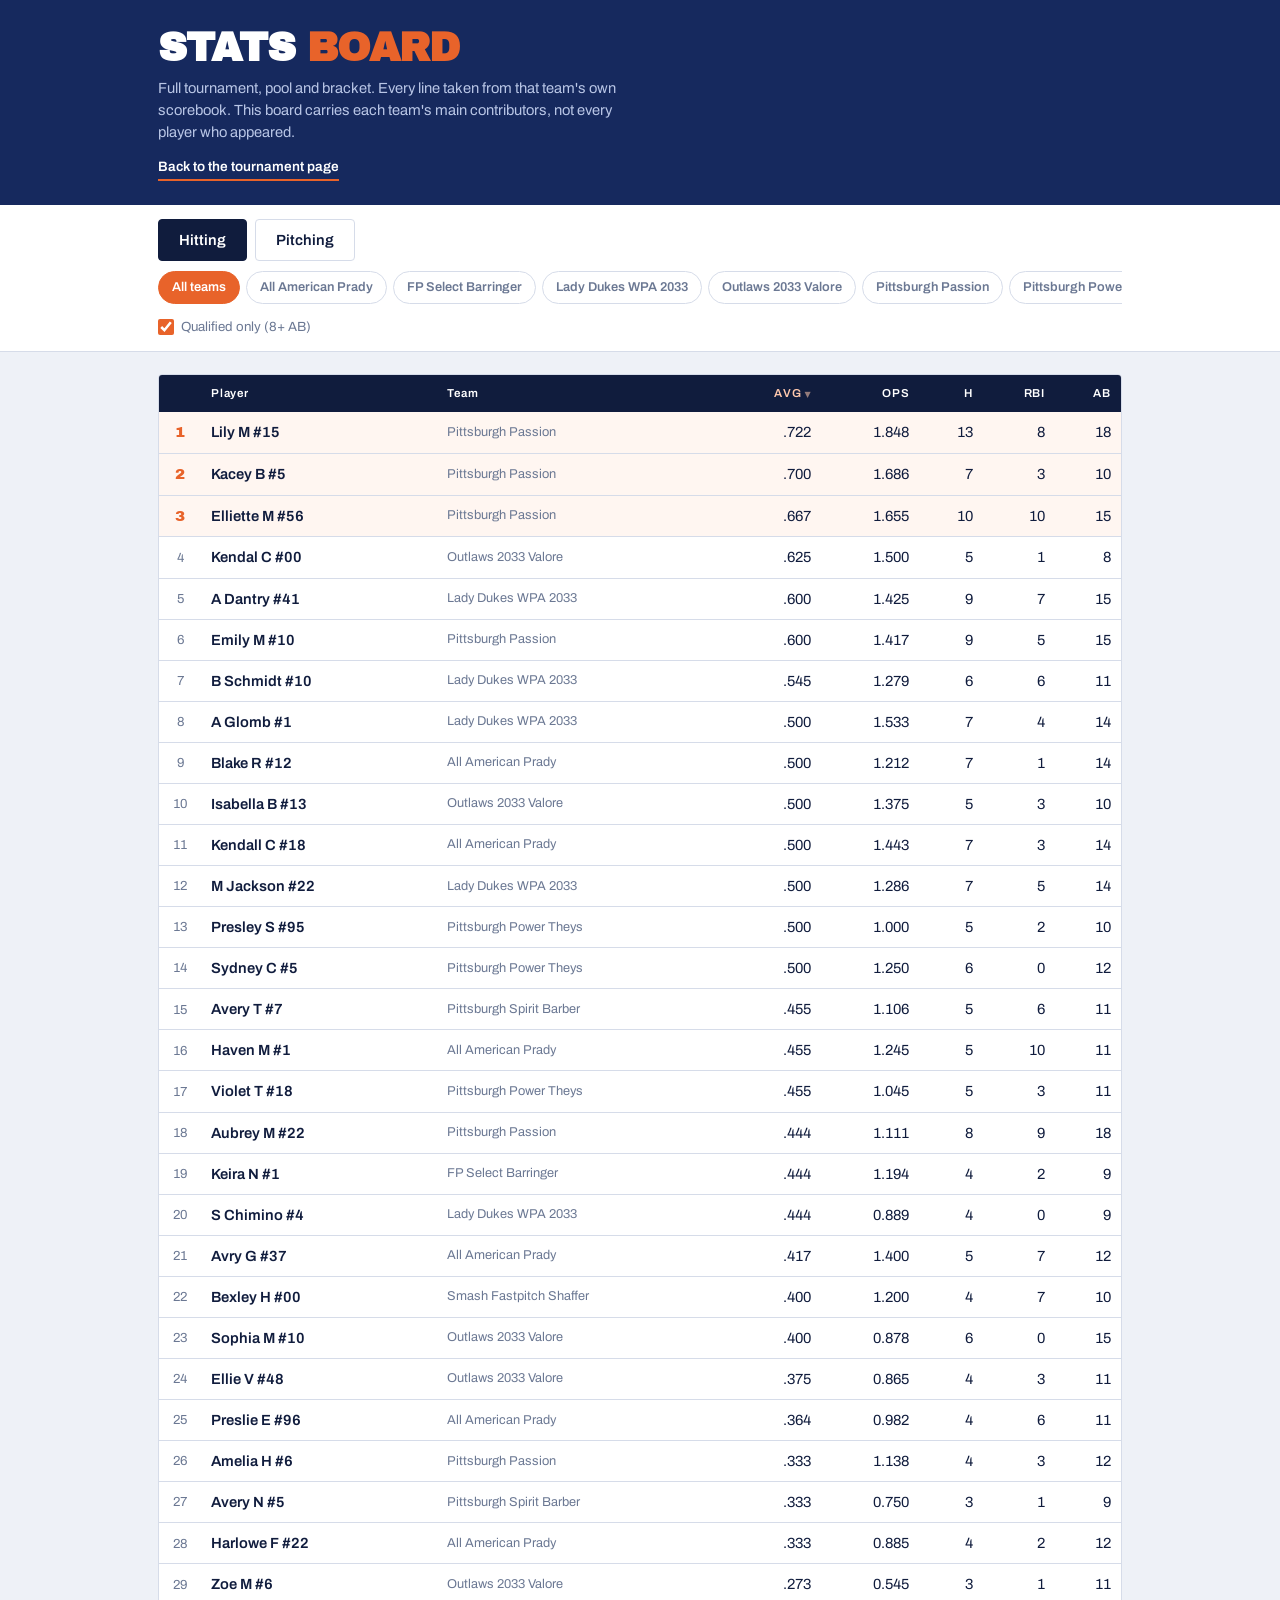
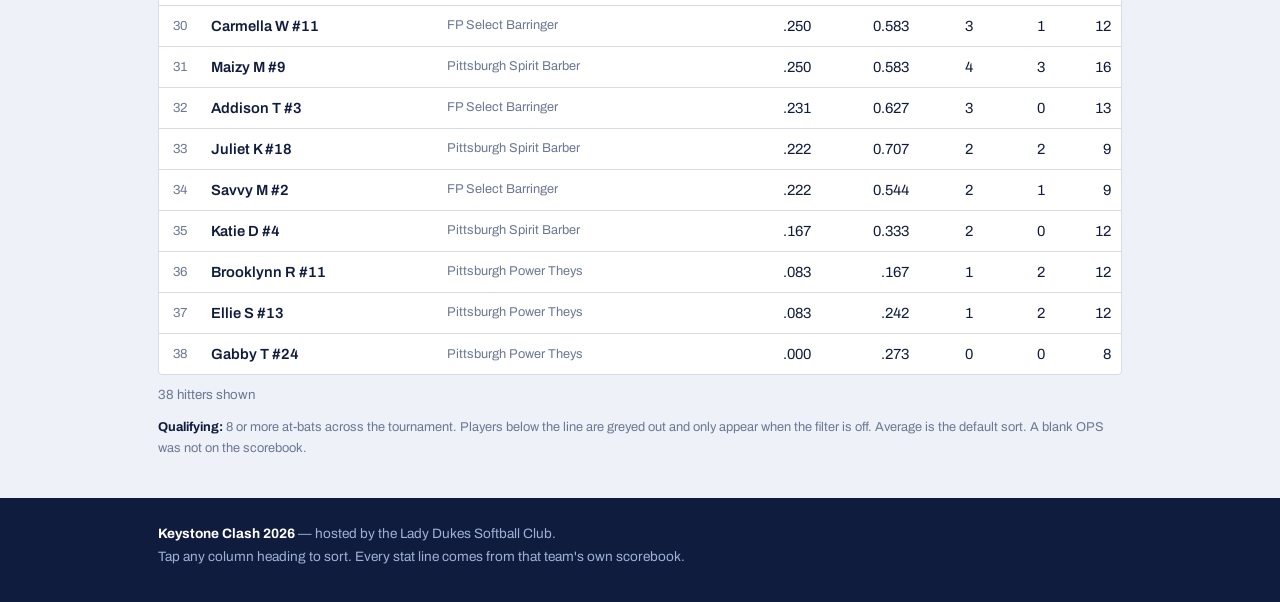
<file: pb/pb_public/popup/stats.html>
<!DOCTYPE html>
<html lang="en">
<head>
<meta charset="utf-8">
<meta name="viewport" content="width=device-width, initial-scale=1">
<title>Keystone Clash 2026 — Full Stats Board</title>
<link rel="preconnect" href="https://fonts.googleapis.com">
<link rel="preconnect" href="https://fonts.gstatic.com" crossorigin>
<link href="https://fonts.googleapis.com/css2?family=Archivo+Black&family=Archivo:wght@400;500;600;700&display=swap" rel="stylesheet">
<style>
:root{--ink:#101C3D;--navy:#16295E;--orange:#E8632A;--page:#EEF1F7;--card:#fff;
      --line:#D6DCE9;--muted:#6B7893}
*{box-sizing:border-box;margin:0;padding:0}
body{font-family:"Archivo",system-ui,sans-serif;background:var(--page);color:var(--ink);
     font-size:16px;line-height:1.5;font-variant-numeric:tabular-nums}
.wrap{max-width:1000px;margin:0 auto;padding:0 18px}
a{color:var(--navy)}

.mast{background:var(--navy);color:#fff;padding:28px 0 24px}
.mast h1{font-family:"Archivo Black",sans-serif;font-size:clamp(1.6rem,6vw,2.5rem);
  line-height:1;text-transform:uppercase;letter-spacing:-.02em}
.mast h1 em{font-style:normal;color:var(--orange)}
.mast p{color:#B9C6E6;margin-top:9px;font-size:.92rem;max-width:60ch}
.back{display:inline-block;margin-top:14px;color:#fff;font-size:.85rem;font-weight:600;
  border-bottom:2px solid var(--orange);text-decoration:none;padding-bottom:1px}

.bar{background:#fff;border-bottom:1px solid var(--line);padding:14px 0;position:sticky;top:0;z-index:5}
.tabs{display:flex;gap:8px;margin-bottom:10px}
.tab{flex:0 0 auto;padding:9px 20px;border:1px solid var(--line);background:#fff;border-radius:4px;
  font:inherit;font-weight:600;font-size:.92rem;cursor:pointer;color:var(--ink)}
.tab[aria-selected="true"]{background:var(--ink);color:#fff;border-color:var(--ink)}
.chips{display:flex;gap:6px;overflow-x:auto;padding-bottom:3px;-webkit-overflow-scrolling:touch}
.chip{flex:0 0 auto;padding:6px 13px;border:1px solid var(--line);background:#fff;border-radius:99px;
  font:inherit;font-size:.8rem;font-weight:600;cursor:pointer;color:var(--muted);white-space:nowrap}
.chip[aria-pressed="true"]{background:var(--orange);color:#fff;border-color:var(--orange)}
.opt{margin-top:10px;font-size:.83rem;color:var(--muted);display:flex;align-items:center;gap:7px}
.opt input{width:16px;height:16px;accent-color:var(--orange)}

section{padding:22px 0 40px}
.scroll{background:var(--card);border:1px solid var(--line);border-radius:4px;overflow-x:auto}
table{width:100%;border-collapse:collapse;font-size:.92rem;min-width:560px}
th{background:var(--ink);color:#fff;text-align:right;padding:10px 10px;font-size:.72rem;
  letter-spacing:.07em;font-weight:600;white-space:nowrap;cursor:pointer;user-select:none}
th:first-child,th:nth-child(2),th:nth-child(3){text-align:left}
th.on{color:#FFC9AE}
th .ar{opacity:.55;font-size:.7em}
td{padding:9px 10px;border-bottom:1px solid var(--line);text-align:right;white-space:nowrap}
td:nth-child(2),td:nth-child(3){text-align:left;white-space:normal}
td:first-child{text-align:center;width:42px;color:var(--muted);font-size:.82rem}
tr:last-child td{border-bottom:0}
tr.top td{background:#FFF6F1}
tr.top td:first-child{font-family:"Archivo Black",sans-serif;color:var(--orange);font-size:.95rem}
tr.unq td{color:var(--muted);background:#FAFBFD}
.pl{font-weight:600}
.tm{font-size:.8rem;color:var(--muted)}
.count{font-size:.83rem;color:var(--muted);margin:10px 0 0}
.legend{font-size:.8rem;color:var(--muted);margin-top:12px;line-height:1.6}
.legend b{color:var(--ink)}
footer{background:var(--ink);color:#9FB0D8;padding:24px 0 34px;font-size:.85rem;line-height:1.7}
footer b{color:#fff}
:focus-visible{outline:3px solid var(--orange);outline-offset:2px}
@media (max-width:560px){ .mast{padding:22px 0 18px} th,td{padding-left:7px;padding-right:7px} }
</style>
</head>
<body>

<header class="mast">
  <div class="wrap">
    <h1>Stats <em>Board</em></h1>
    <p id="note"></p>
    <a class="back" href="./">Back to the tournament page</a>
  </div>
</header>

<div class="bar">
  <div class="wrap">
    <div class="tabs" role="tablist">
      <button class="tab" id="t-hit" role="tab" aria-selected="true">Hitting</button>
      <button class="tab" id="t-pit" role="tab" aria-selected="false">Pitching</button>
    </div>
    <div class="chips" id="chips"></div>
    <label class="opt"><input type="checkbox" id="qonly" checked>
      <span id="qlabel">Qualified players only</span></label>
  </div>
</div>

<section>
  <div class="wrap">
    <div class="scroll"><table id="tbl"></table></div>
    <p class="count" id="count"></p>
    <p class="legend" id="legend"></p>
  </div>
</section>

<footer>
  <div class="wrap">
    <b>Keystone Clash 2026</b> &mdash; hosted by the Lady Dukes Softball Club.<br>
    Tap any column heading to sort. Every stat line comes from that team's own scorebook.
  </div>
</footer>

<script>
const esc = s => String(s).replace(/[&<>"]/g, c =>
  ({'&':'&amp;','<':'&lt;','>':'&gt;','"':'&quot;'}[c]));
const ipNum = s => { const [a,b] = String(s).split('.'); return +a + (+b||0)/3; };

let DATA = null, view = 'hitting', team = 'ALL', qonly = true;

const COLS = {
  hitting: [
    {k:'player', l:'Player',  t:'s'},
    {k:'team',   l:'Team',    t:'s'},
    {k:'avg',    l:'AVG',     t:'n', def:'desc'},
    {k:'ops',    l:'OPS',     t:'n', def:'desc'},
    {k:'h',      l:'H',       t:'n', def:'desc'},
    {k:'rbi',    l:'RBI',     t:'n', def:'desc'},
    {k:'ab',     l:'AB',      t:'n', def:'desc'},
  ],
  pitching: [
    {k:'player', l:'Player',  t:'s'},
    {k:'team',   l:'Team',    t:'s'},
    {k:'era',    l:'ERA',     t:'n', def:'asc'},
    {k:'ip',     l:'IP',      t:'ip', def:'desc'},
    {k:'k',      l:'K',       t:'n', def:'desc'},
    {k:'w',      l:'W',       t:'n', def:'desc'},
  ]
};
let sortKey = 'avg', sortDir = 'desc';

function blankStat(v){
  return v == null || v === '';
}

function val(row, c){
  if(c.t === 's') return String(row[c.k] == null ? '' : row[c.k]).toLowerCase();
  const raw = row[c.k];
  if(blankStat(raw)) return null;
  if(c.t === 'ip') return ipNum(raw);
  const n = parseFloat(raw);
  return Number.isFinite(n) ? n : null;
}

function rows(){
  let r = DATA[view].filter(x => team === 'ALL' || x.team === team);
  if(qonly) r = r.filter(x => x.q);
  const c = COLS[view].find(c => c.k === sortKey) || COLS[view][2];
  const dir = sortDir === 'asc' ? 1 : -1;
  return r.sort((a,b) => {
    const A = val(a,c), B = val(b,c);
    if(c.t !== 's'){
      if(A == null && B == null) return String(a.player).localeCompare(String(b.player));
      if(A == null) return 1;
      if(B == null) return -1;
    }
    if(A < B) return -1*dir;
    if(A > B) return  1*dir;
    return String(a.player).localeCompare(String(b.player));
  });
}

function draw(){
  const cols = COLS[view], list = rows();
  const head = '<tr><th></th>' + cols.map(c =>
    `<th data-k="${c.k}" class="${c.k===sortKey?'on':''}">${esc(c.l)}` +
    (c.k===sortKey ? ` <span class="ar">${sortDir==='asc'?'▲':'▼'}</span>` : '') +
    '</th>').join('') + '</tr>';

  const body = list.map((r,i) => {
    const cells = cols.map(c => {
      if(c.k === 'player') return `<td class="pl">${esc(r.player)}</td>`;
      if(c.k === 'team')   return `<td class="tm">${esc(r.team)}</td>`;
      if(blankStat(r[c.k])) return '<td>—</td>';
      return `<td>${esc(r[c.k])}</td>`;
    }).join('');
    const cls = !r.q ? 'unq' : (i < 3 ? 'top' : '');
    return `<tr class="${cls}"><td>${i+1}</td>${cells}</tr>`;
  }).join('');

  document.getElementById('tbl').innerHTML = head + body;
  document.getElementById('count').textContent =
    `${list.length} ${view === 'hitting' ? 'hitter' : 'pitcher'}${list.length===1?'':'s'} shown` +
    (team === 'ALL' ? '' : ` — ${team}`);

  document.querySelectorAll('#tbl th[data-k]').forEach(th => {
    th.onclick = () => {
      const k = th.dataset.k;
      const c = COLS[view].find(c => c.k === k);
      if(sortKey === k) sortDir = sortDir === 'asc' ? 'desc' : 'asc';
      else { sortKey = k; sortDir = c.def || 'asc'; }
      draw();
    };
  });
}

function setView(v){
  view = v;
  document.getElementById('t-hit').setAttribute('aria-selected', v === 'hitting');
  document.getElementById('t-pit').setAttribute('aria-selected', v === 'pitching');
  sortKey = v === 'hitting' ? 'avg' : 'era';
  sortDir = v === 'hitting' ? 'desc' : 'asc';
  document.getElementById('qlabel').textContent = v === 'hitting'
    ? `Qualified only (${DATA.minAB}+ AB)` : `Qualified only (${DATA.minIP}+ IP)`;
  document.getElementById('legend').innerHTML = v === 'hitting'
    ? `<b>Qualifying:</b> ${DATA.minAB} or more at-bats across the tournament. Players below the line are greyed out and only appear when the filter is off. Average is the default sort. A blank OPS was not on the scorebook.`
    : `<b>Qualifying:</b> ${DATA.minIP} or more innings pitched. ERA is earned runs per seven innings. ERA is the default sort. Players below the line are greyed out and only appear when the filter is off. A blank W was not on the scorebook.`;
  draw();
}

fetch('stats.json?t=' + Date.now(), {cache:'no-store'})
  .then(r => r.json())
  .then(d => {
    DATA = d;
    document.getElementById('note').textContent = d.note;
    const teams = [...new Set([...d.hitting, ...d.pitching].map(x => x.team))].sort();
    document.getElementById('chips').innerHTML =
      [['ALL','All teams'], ...teams.map(t => [t,t])].map(([v,l]) =>
        `<button class="chip" data-t="${esc(v)}" aria-pressed="${v==='ALL'}">${esc(l)}</button>`
      ).join('');
    document.querySelectorAll('.chip').forEach(b => b.onclick = () => {
      team = b.dataset.t;
      document.querySelectorAll('.chip').forEach(x =>
        x.setAttribute('aria-pressed', x === b));
      draw();
    });
    document.getElementById('t-hit').onclick = () => setView('hitting');
    document.getElementById('t-pit').onclick = () => setView('pitching');
    document.getElementById('qonly').onchange = e => { qonly = e.target.checked; draw(); };
    setView('hitting');
  })
  .catch(() => {
    document.getElementById('tbl').innerHTML =
      '<tr><td style="text-align:center;padding:30px;color:#6B7893">Could not load stats. Refresh in a moment.</td></tr>';
  });
</script>
</body>
</html>
</file>
